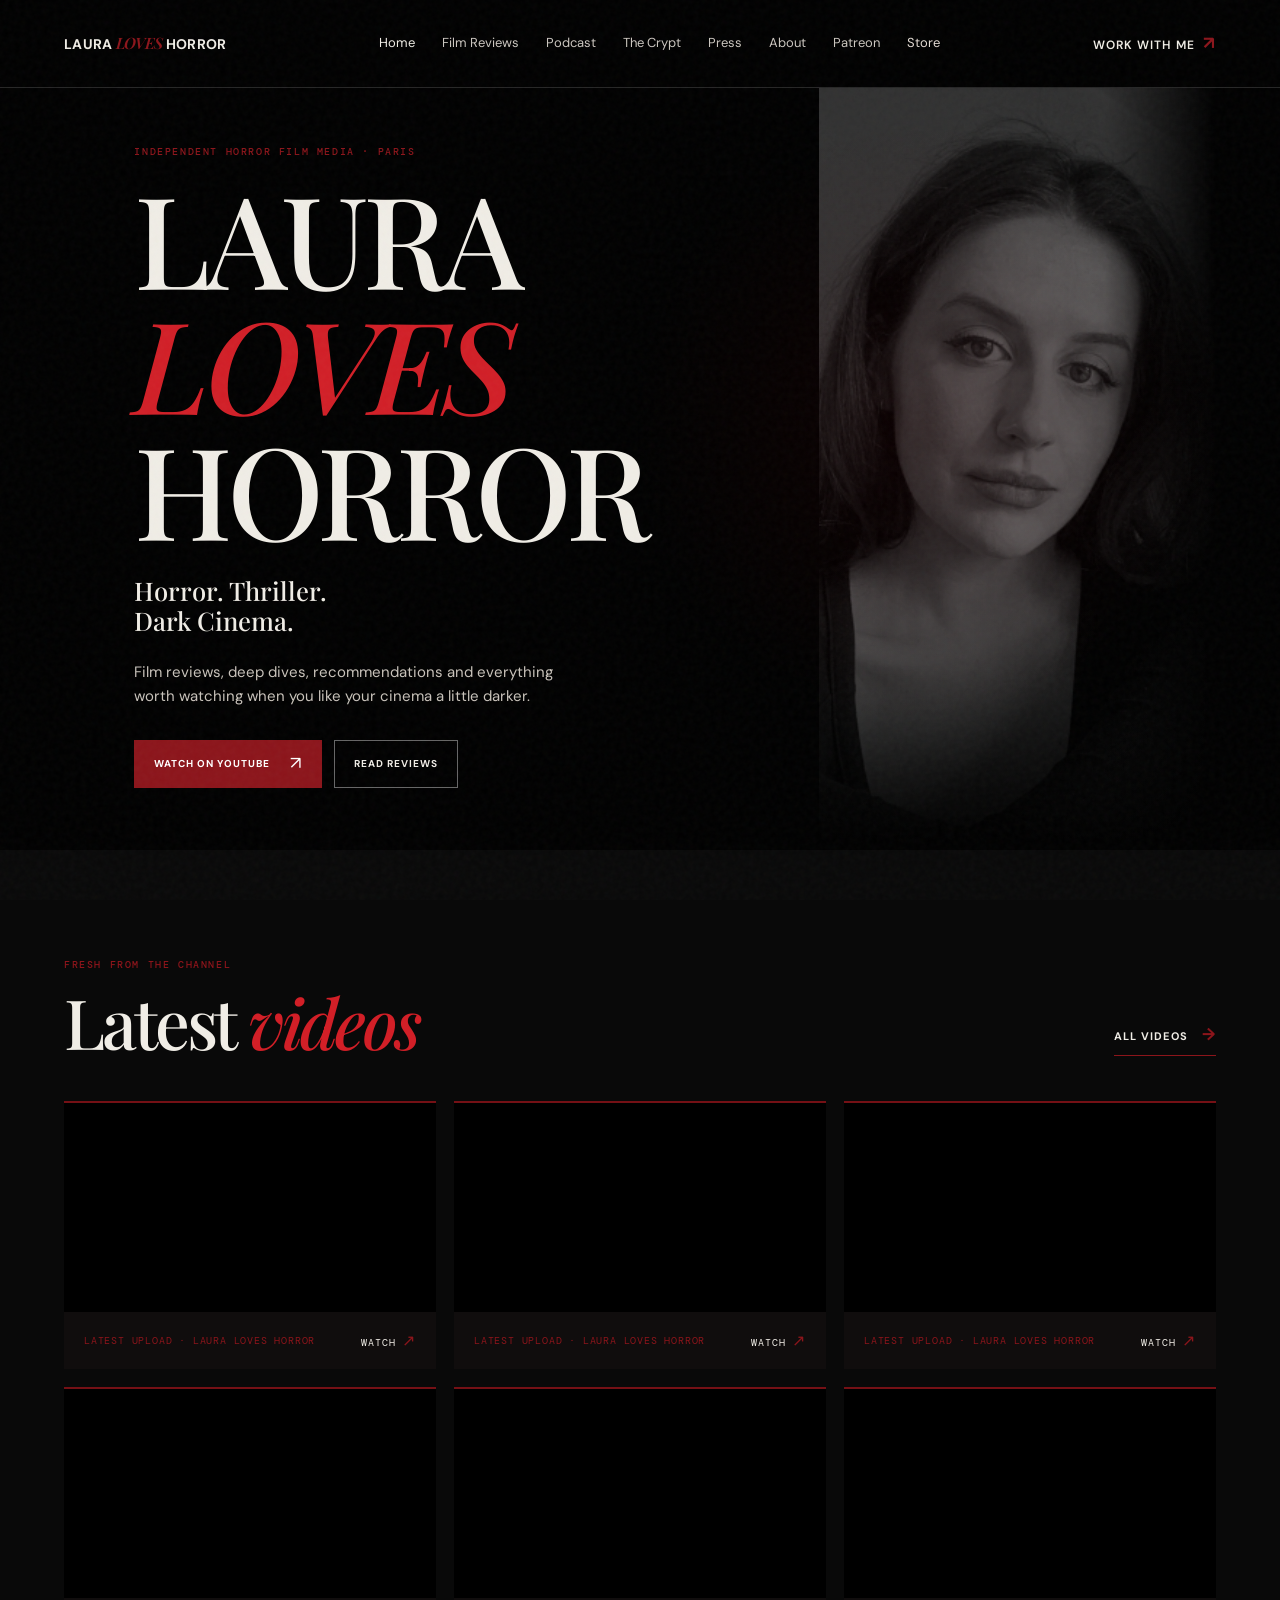
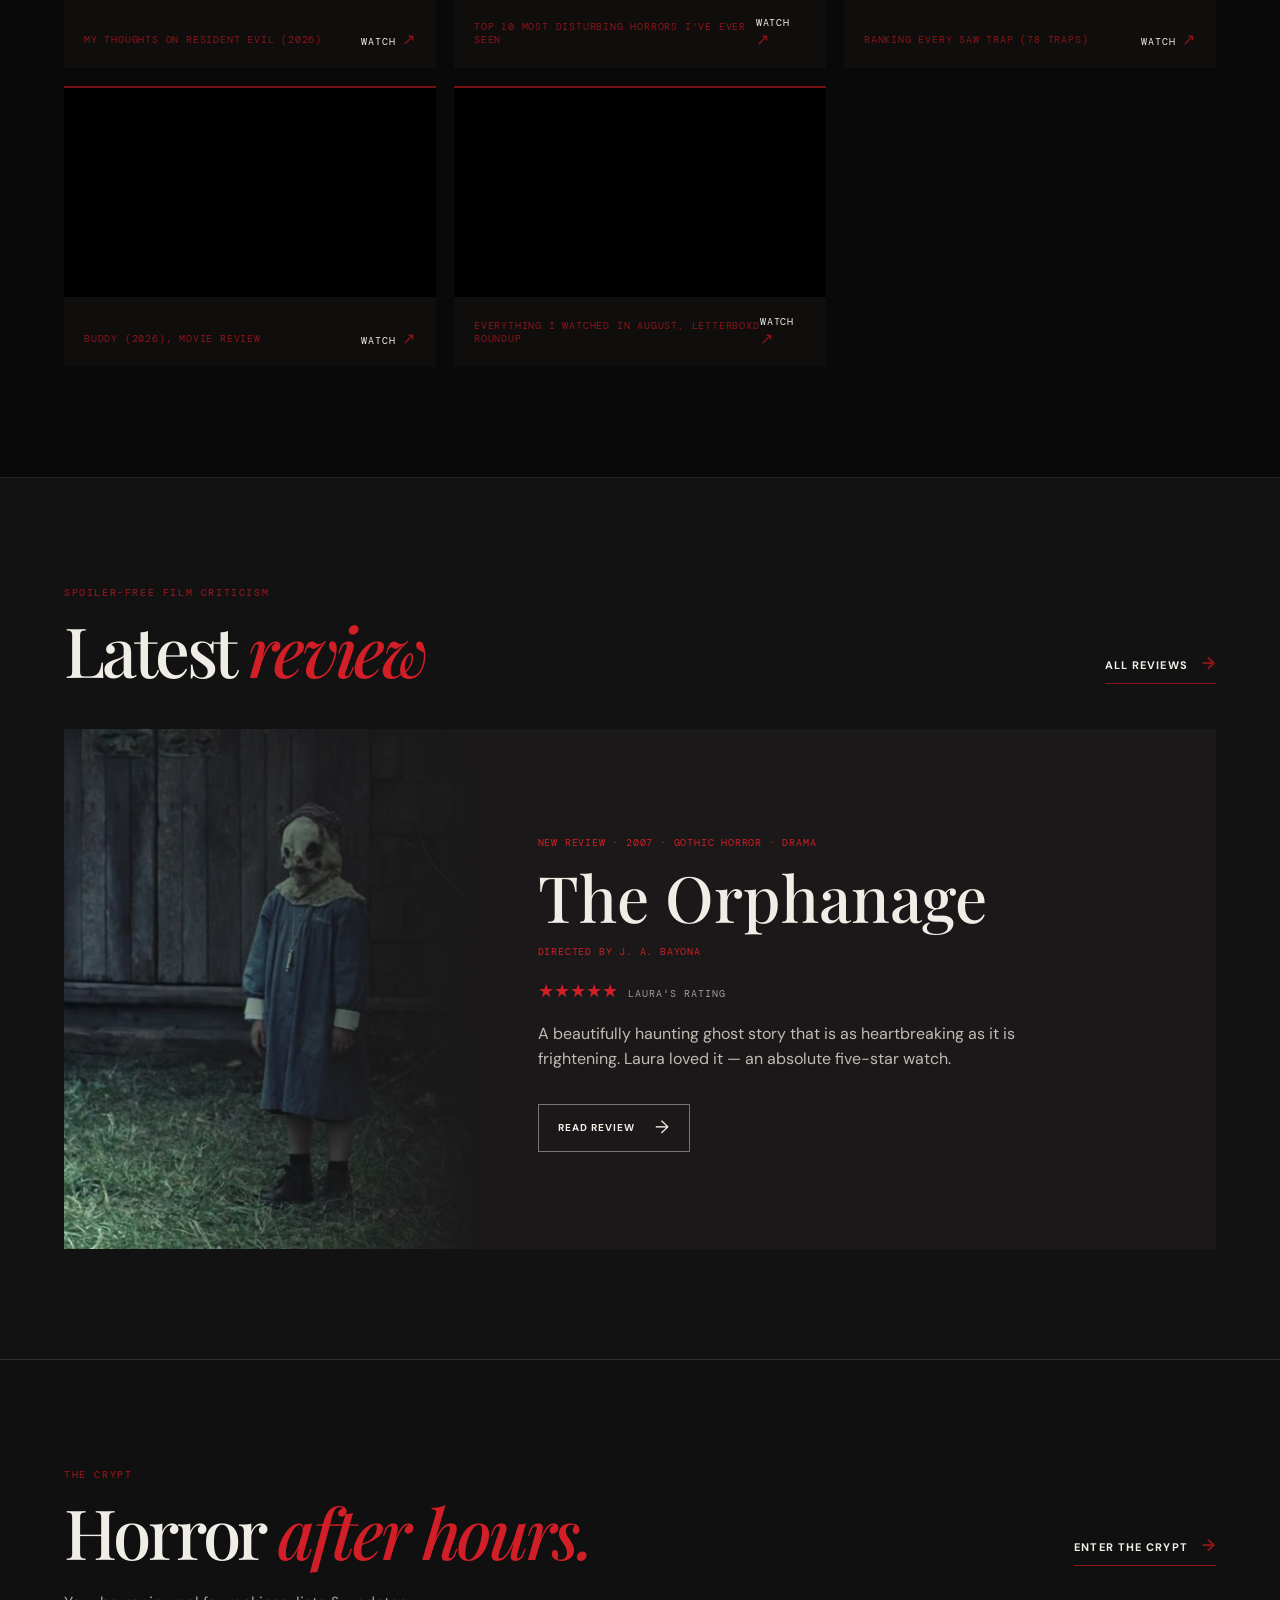
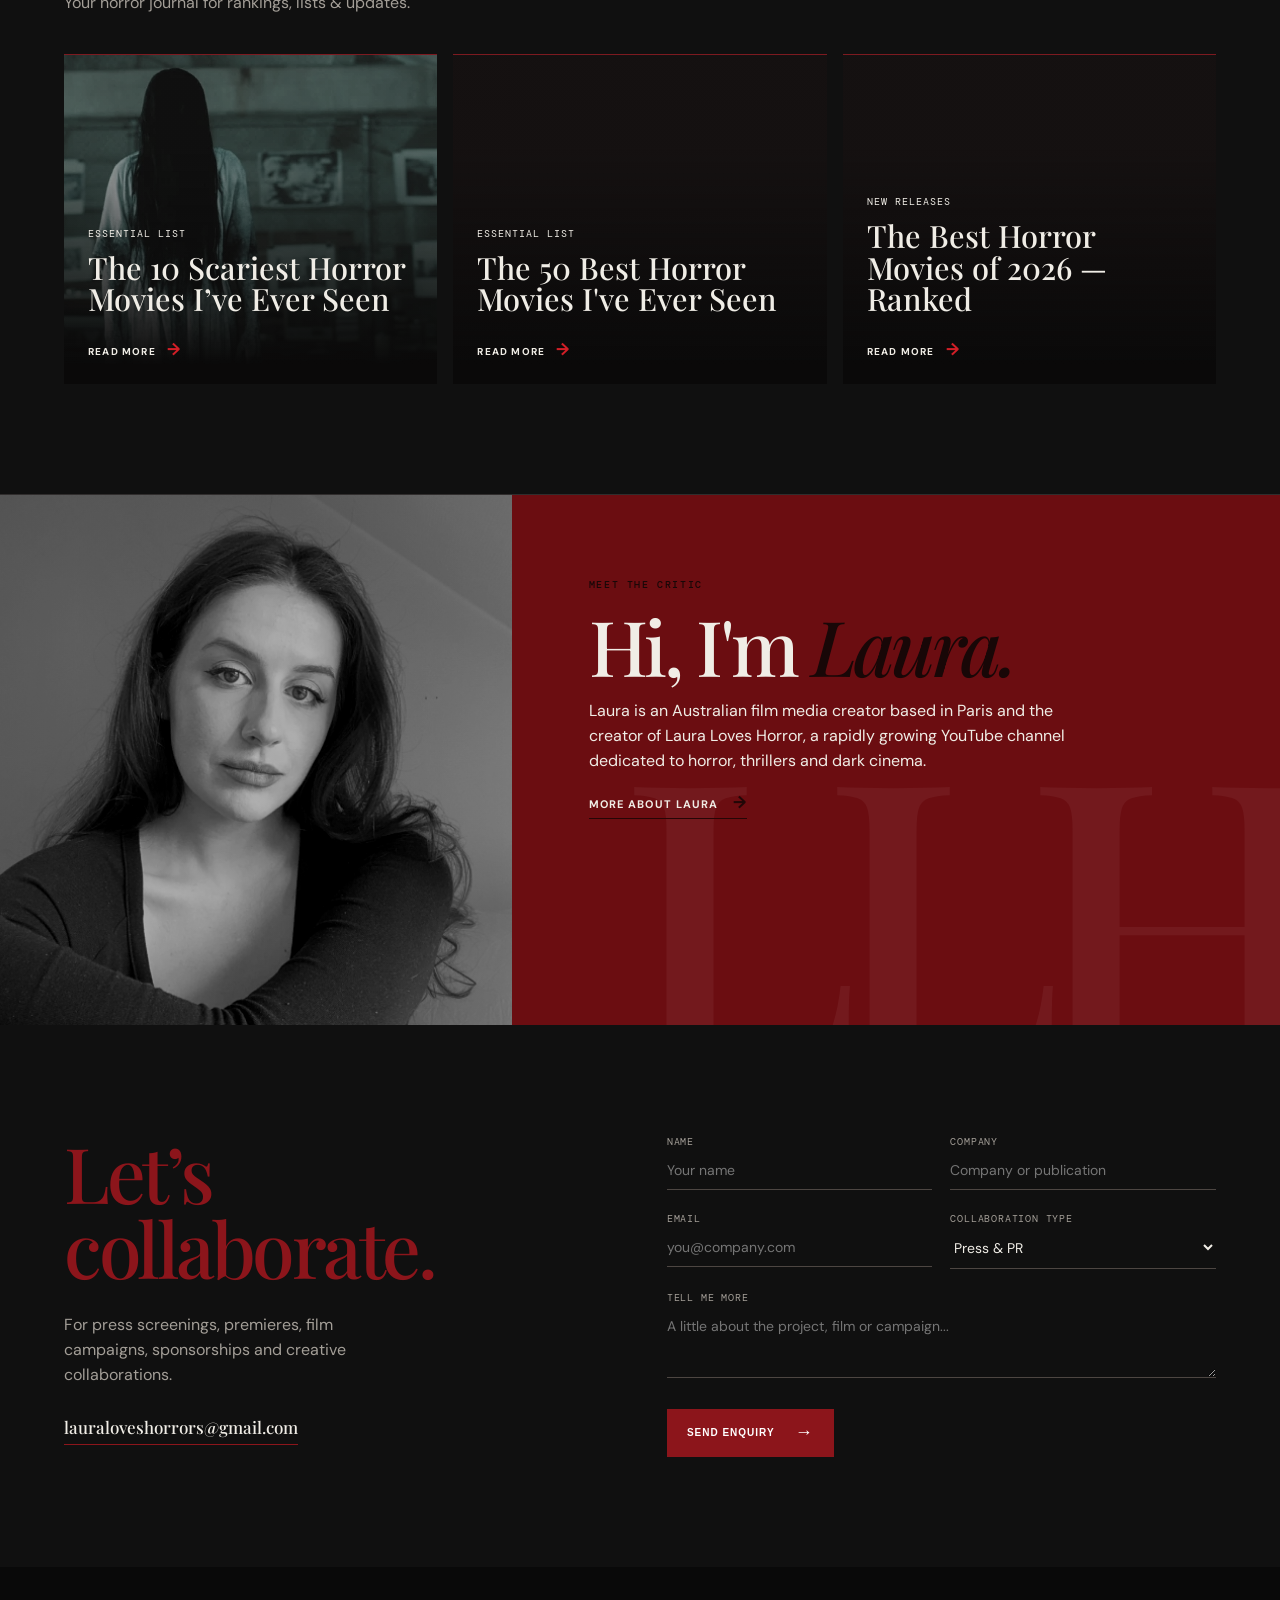
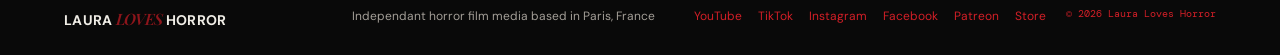
<file: index.html>
<!doctype html>
<html lang="en">
<head>
  <link rel="icon" type="image/svg+xml" href="favicon.svg" />
  <link rel="apple-touch-icon" href="favicon.svg" />
<!-- Google tag (gtag.js) -->
<script async src="https://www.googletagmanager.com/gtag/js?id=G-9XBMNHVZBS"></script>
<script>window.dataLayer=window.dataLayer||[];function gtag(){dataLayer.push(arguments)}gtag('js',new Date());gtag('config','G-9XBMNHVZBS');</script>
<meta charset="UTF-8" /><meta name="viewport" content="width=device-width, initial-scale=1.0" /><meta name="description" content="Laura Loves Horror — independent horror film media, reviews and dark cinema." /><meta name="theme-color" content="#090909" /><title>Laura Loves Horror | Horror Film Media</title><link rel="preconnect" href="https://fonts.googleapis.com" /><link rel="preconnect" href="https://fonts.gstatic.com" crossorigin /><link href="https://fonts.googleapis.com/css2?family=DM+Mono:wght@400;500&family=DM+Sans:opsz,wght@9..40,400;9..40,500;9..40,600;9..40,700&family=Playfair+Display:ital,wght@0,500;0,600;0,700;1,500&display=swap" rel="stylesheet" /><link rel="stylesheet" href="styles.css" /><link rel="stylesheet" href="extra.css" /><link rel="stylesheet" href="updates.css" /></head>
<body><div class="grain" aria-hidden="true"></div><header class="site-header"><a href="index.html" class="brand" aria-label="Laura Loves Horror home"><span class="brand-laura">LAURA</span> <span class="brand-loves">LOVES</span> HORROR<i></i></a><button class="menu-toggle" aria-label="Open menu" aria-expanded="false"><span></span><span></span></button><nav class="main-nav" aria-label="Main navigation"><a class="active" href="index.html">Home</a><a href="reviews.html">Reviews</a><a href="podcast.html">Podcast</a><a href="press.html">Press</a><a href="about.html">About</a><a class="shop-link" data-shop-link href="#">Shop ↗</a></nav><a class="header-contact" href="#contact">Work with me <b>↗</b></a></header>
<main><section id="home" class="hero section-anchor"><div class="hero-image"></div><div class="hero-portrait" aria-hidden="true"></div><div class="hero-shade"></div><div class="hero-content"><p class="eyebrow">Independent horror film media · Paris</p><h1>LAURA<br /><em>LOVES</em> HORROR</h1><p class="hero-tagline">Horror. Thriller.<br />Dark Cinema.</p><p class="hero-copy">Film reviews, deep dives, recommendations and everything worth watching when you like your cinema a little darker.</p><div class="button-row"><a class="button button-primary" href="https://www.youtube.com/@lauraloveshorrors" target="_blank" rel="noreferrer">Watch on YouTube <span>↗</span></a><a class="button button-ghost" href="reviews.html">Read reviews</a></div></div><aside class="hero-side-note"><span>01 / 06</span><b>For people<br />who watch after dark.</b></aside><a class="scroll-cue" href="#latest">Scroll to explore <span>↓</span></a></section>
<section id="latest" class="latest section-shell section-anchor"><div class="section-top"><div><p class="eyebrow">Fresh from the channel</p><h2>Latest <em>videos</em></h2></div><a class="text-link" href="https://www.youtube.com/@lauraloveshorrors" target="_blank" rel="noreferrer">All videos <span>→</span></a></div><div id="video-grid" class="video-grid"></div></section>
<section class="reviews-panel"><div class="section-shell"><div class="section-top reviews-heading"><div><p class="eyebrow">Spoiler-free film criticism</p><h2>Latest <em>review</em></h2></div><a class="text-link" href="reviews.html">All reviews <span>→</span></a></div><div id="feature-review" class="feature-review"></div></div></section>
<section class="crypt-preview"><div class="section-shell"><div class="section-top"><div><p class="eyebrow">The Crypt</p><h2>Horror <em>after hours.</em></h2></div><a class="text-link" href="the-crypt.html">Enter the Crypt <span>→</span></a></div><p class="crypt-intro">Your horror journal for rankings, lists &amp; updates.</p><div id="crypt-preview-grid" class="crypt-grid"></div></div></section>
<section class="about-banner"><div class="about-image"></div><div class="about-copy"><p class="eyebrow">Meet the critic</p><h2>Hi, I'm <em>Laura.</em></h2><p data-edit="about-bio">Laura is an Australian film media creator based in Paris and the creator of Laura Loves Horror, a rapidly growing YouTube channel dedicated to horror, thrillers and dark cinema.</p><a class="text-link" href="about.html">More about Laura <span>→</span></a></div><div class="big-word">LLH</div></section>
<section id="contact" class="contact-section section-anchor"><div class="section-shell contact-layout"><div><h2 class="collaborate">Let’s<br />collaborate.</h2><p data-edit="contact-copy">For press screenings, premieres, film campaigns, sponsorships and creative collaborations.</p><a class="email" href="mailto:lauraloveshorrors@gmail.com">lauraloveshorrors@gmail.com</a></div><form class="contact-form" name="contact" method="POST" data-netlify="true" netlify-honeypot="bot-field" action="/thank-you.html"><input type="hidden" name="form-name" value="contact"/><p hidden><label>Do not fill this out: <input name="bot-field"/></label></p><label>Name<input name="name" required placeholder="Your name" /></label><label>Company<input name="company" placeholder="Company or publication" /></label><label>Email<input name="email" type="email" required placeholder="you@company.com" /></label><label>Collaboration type<select name="collaboration-type"><option>Press &amp; PR</option><option>Brand partnership</option><option>Event invitation</option><option>Other</option></select></label><label class="full">Tell me more<textarea name="message" required placeholder="A little about the project, film or campaign..."></textarea></label><button class="button button-primary" type="submit">Send enquiry <span>→</span></button></form></div></section></main>
<footer><a class="brand" href="index.html"><span class="brand-laura">LAURA</span> <span class="brand-loves">LOVES</span> HORROR<i></i></a><p>Independent horror film media from Paris.</p><div class="socials"><a href="https://www.youtube.com/@lauraloveshorrors" target="_blank" rel="noreferrer">YouTube</a><a href="https://www.tiktok.com/@lauraloveshorror" target="_blank" rel="noreferrer">TikTok</a><a href="https://www.instagram.com/lauraloveshorrors/" target="_blank" rel="noreferrer">Instagram</a><a href="https://www.facebook.com/profile.php?id=100066728311100" target="_blank" rel="noreferrer">Facebook</a><a href="https://www.patreon.com/cw/LauraLovesHorror" target="_blank" rel="noreferrer">Patreon</a><a data-shop-link href="#">Shop</a></div><small>© 2026 Laura Loves Horror</small></footer><script type="module" src="app.js"></script></body></html>
</file>
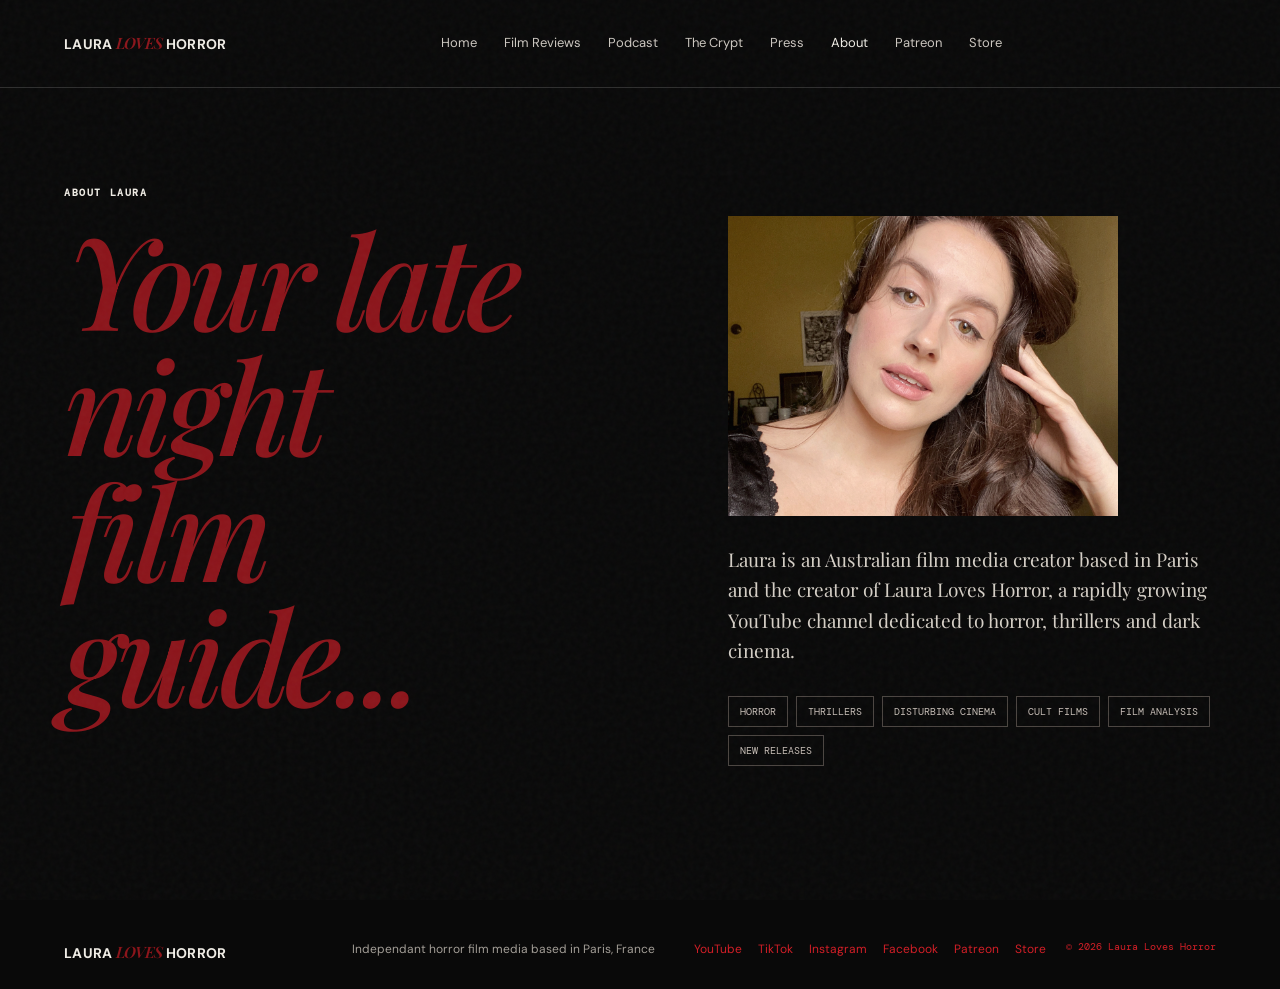
<file: about.html>
<!doctype html>
<html lang="en">
<head>
  <link rel="icon" type="image/svg+xml" href="favicon.svg" />
  <link rel="apple-touch-icon" href="favicon.svg" />
<!-- Google tag (gtag.js) -->
<script async src="https://www.googletagmanager.com/gtag/js?id=G-9XBMNHVZBS">
</script>
<script>window.dataLayer=window.dataLayer||[];function gtag(){dataLayer.push(arguments)}gtag('js',new Date());gtag('config','G-9XBMNHVZBS');</script>
<meta charset="UTF-8"/>
<meta name="viewport" content="width=device-width,initial-scale=1.0"/>
<meta name="theme-color" content="#090909"/>
<title>About Laura | Laura Loves Horror</title>
<link rel="preconnect" href="https://fonts.googleapis.com"/>
<link rel="preconnect" href="https://fonts.gstatic.com" crossorigin/>
<link href="https://fonts.googleapis.com/css2?family=DM+Mono:wght@400;500&family=DM+Sans:opsz,wght@9..40,400;9..40,500;9..40,600;9..40,700&family=Playfair+Display:ital,wght@0,500;0,600;0,700;1,500&display=swap" rel="stylesheet"/>
<link rel="stylesheet" href="styles.css"/>
<link rel="stylesheet" href="extra.css"/>
<link rel="stylesheet" href="updates.css"/>
</head>
<body>
<div class="grain">
</div>
<header class="site-header page-header">
<a href="index.html" class="brand">
<span class="brand-laura">LAURA</span> <span class="brand-loves">LOVES</span> HORROR<i>
</i>
</a>
<button class="menu-toggle" aria-label="Open menu" aria-expanded="false">
<span>
</span>
<span>
</span>
</button>
<nav class="main-nav">
<a href="index.html">Home</a>
<a href="reviews.html">Reviews</a>
<a href="podcast.html">Podcast</a>
<a href="the-crypt.html">The Crypt</a>
<a href="press.html">Press</a>
<a class="active" href="about.html">About</a>
<a data-shop-link href="#">Shop ↗</a>
</nav>
</header>
<main class="page-main">
<section class="about-page section-shell">
<p class="eyebrow about-label">About Laura</p>
<div class="about-page-grid">
<h1 class="about-headline">
<em>Your late night<br/>film guide...</em>
</h1>
<div>
<img class="about-bio-portrait" src="laura-about-portrait.jpg" alt="Portrait of Laura"/>
<p data-edit="about-bio">Laura is an Australian film media creator based in Paris and the creator of Laura Loves Horror, a rapidly growing YouTube channel dedicated to horror, thrillers and dark cinema.</p>
<div class="topic-list">
<span>Horror</span>
<span>Thrillers</span>
<span>Disturbing cinema</span>
<span>Cult films</span>
<span>Film analysis</span>
<span>New releases</span>
</div>
</div>
</div>
</section>
</main>
<footer>
<a class="brand" href="index.html">
<span class="brand-laura">LAURA</span> <span class="brand-loves">LOVES</span> HORROR<i>
</i>
</a>
<p>Independent horror film media from Paris.</p>
<div class="socials">
<a href="https://www.instagram.com/lauraloveshorrors/" target="_blank" rel="noreferrer">Instagram</a>
<a href="https://www.tiktok.com/@lauraloveshorror" target="_blank" rel="noreferrer">TikTok</a>
<a href="https://www.patreon.com/cw/LauraLovesHorror" target="_blank" rel="noreferrer">Patreon</a>
</div>
<small>© 2026 Laura Loves Horror</small>
</footer>
<script type="module" src="app.js">
</script>
</body>
</html>
</file>
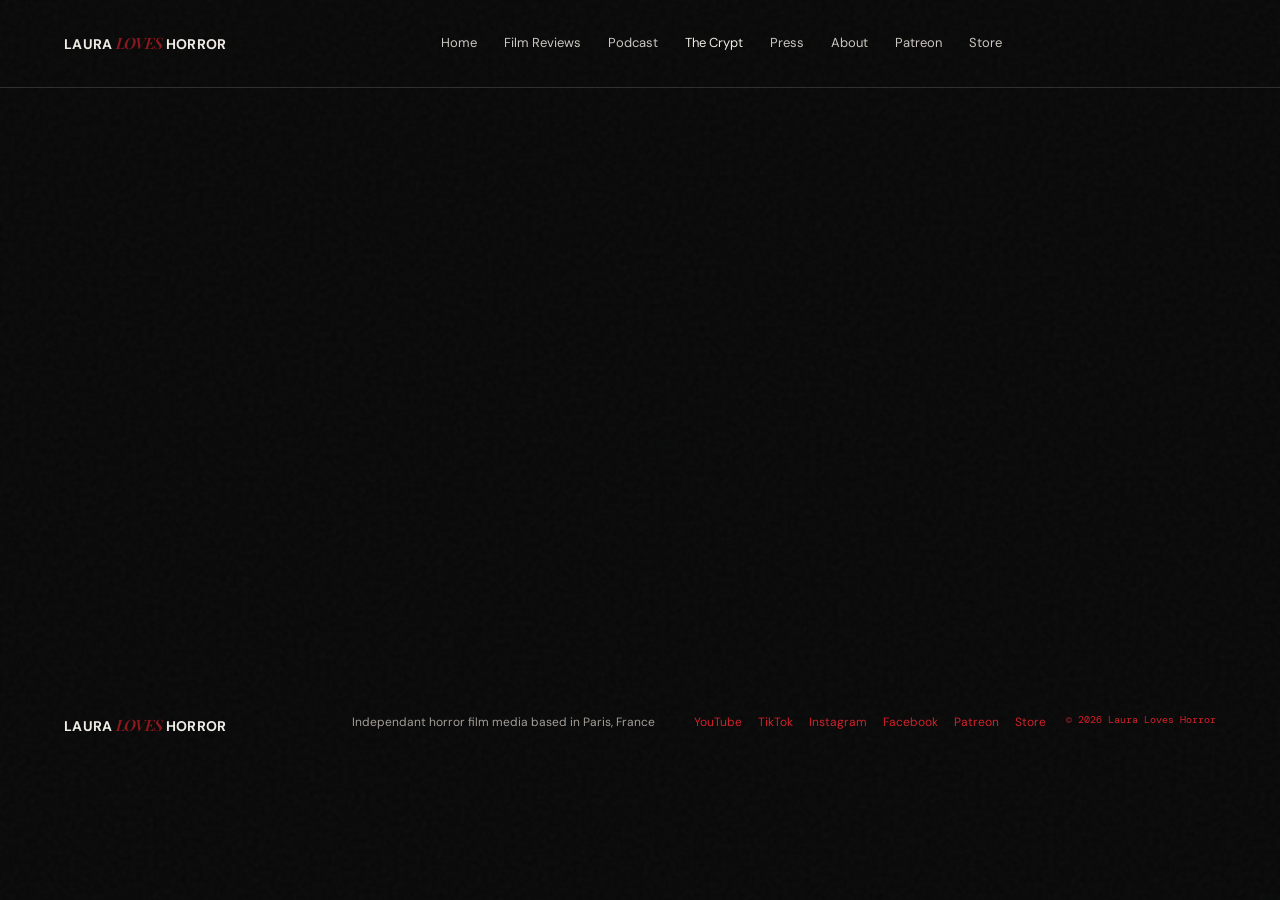
<file: crypt-post.html>
<!doctype html>
<html lang="en">
<head>
  <link rel="icon" type="image/svg+xml" href="favicon.svg" />
  <link rel="apple-touch-icon" href="favicon.svg" />
  <!-- Google tag (gtag.js) -->
  <script async src="https://www.googletagmanager.com/gtag/js?id=G-9XBMNHVZBS"></script>
  <script>window.dataLayer=window.dataLayer||[];function gtag(){dataLayer.push(arguments)}gtag('js',new Date());gtag('config','G-9XBMNHVZBS');</script>
  <meta charset="UTF-8"/>
  <meta name="viewport" content="width=device-width,initial-scale=1.0"/>
  <meta name="theme-color" content="#090909"/>
  <title>The Crypt | Laura Loves Horror</title>
  <link rel="preconnect" href="https://fonts.googleapis.com"/>
  <link rel="preconnect" href="https://fonts.gstatic.com" crossorigin/>
  <link href="https://fonts.googleapis.com/css2?family=DM+Mono:wght@400;500&family=DM+Sans:opsz,wght@9..40,400;9..40,500;9..40,600;9..40,700&family=Playfair+Display:ital,wght@0,500;0,600;0,700;1,500&display=swap" rel="stylesheet"/>
  <link rel="stylesheet" href="styles.css"/>
  <link rel="stylesheet" href="extra.css"/>
  <link rel="stylesheet" href="updates.css"/>
</head>
<body>
  <div class="grain"></div>
  <header class="site-header page-header">
    <a href="index.html" class="brand"><span class="brand-laura">LAURA</span> <span class="brand-loves">LOVES</span> HORROR<i></i></a>
    <button class="menu-toggle" aria-label="Open menu" aria-expanded="false"><span></span><span></span></button>
    <nav class="main-nav">
      <a href="index.html">Home</a><a href="reviews.html">Reviews</a><a href="podcast.html">Podcast</a><a class="active" href="the-crypt.html">The Crypt</a><a href="press.html">Press</a><a href="about.html">About</a><a data-shop-link href="#">Shop</a>
    </nav>
  </header>
  <main class="page-main"><article id="crypt-article-page" class="crypt-article-page section-shell"></article></main>
  <footer><a class="brand" href="index.html"><span class="brand-laura">LAURA</span> <span class="brand-loves">LOVES</span> HORROR<i></i></a><p>Independent horror film media from Paris.</p><div class="socials"></div><small>© 2026 Laura Loves Horror</small></footer>
  <script type="module" src="app.js"></script>
</body>
</html>
</file>
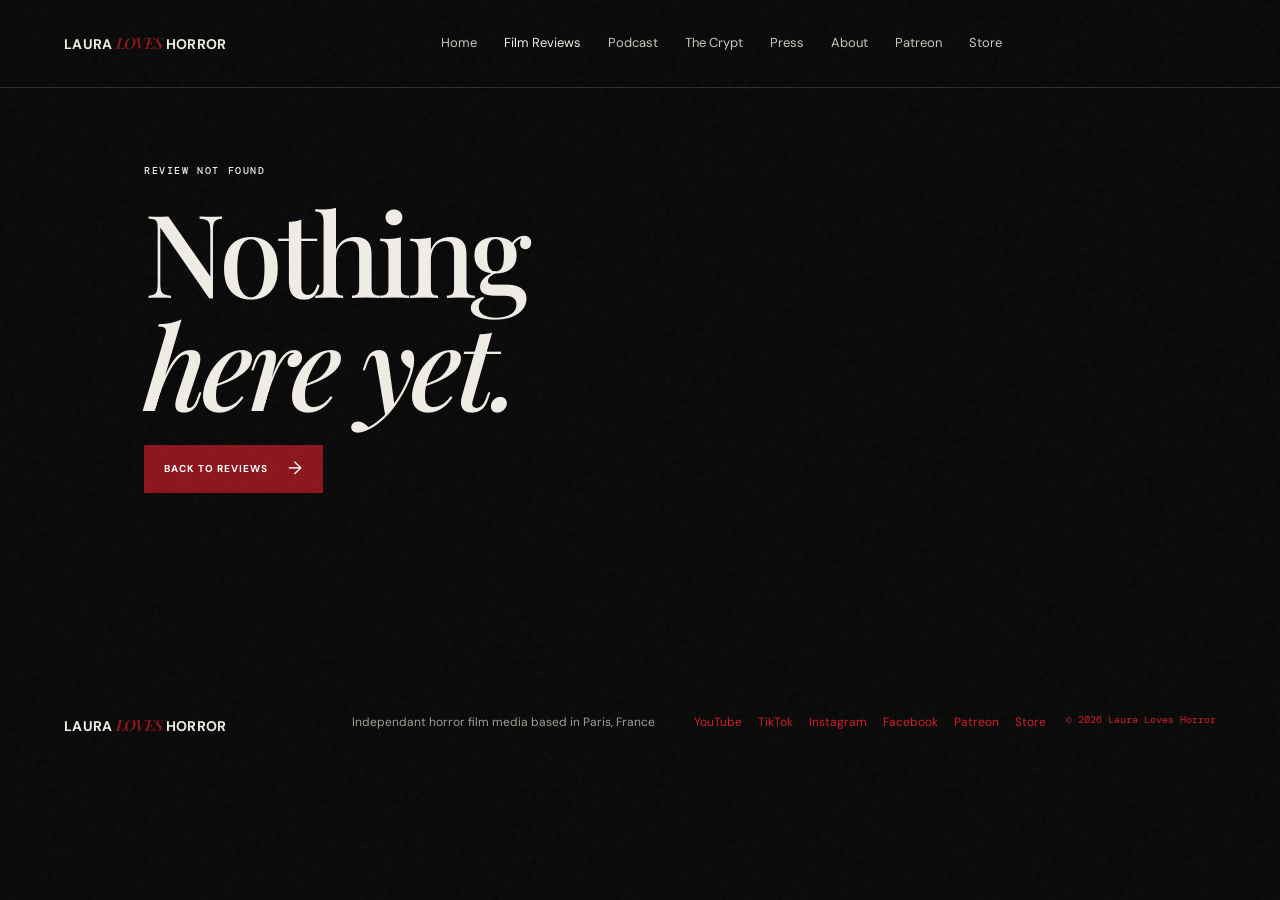
<file: film-review.html>
<!doctype html><html lang="en"><head>
  <link rel="icon" type="image/svg+xml" href="favicon.svg" />
  <link rel="apple-touch-icon" href="favicon.svg" />
<!-- Google tag (gtag.js) -->
<script async src="https://www.googletagmanager.com/gtag/js?id=G-9XBMNHVZBS"></script>
<script>window.dataLayer=window.dataLayer||[];function gtag(){dataLayer.push(arguments)}gtag('js',new Date());gtag('config','G-9XBMNHVZBS');</script>
<meta charset="UTF-8"/><meta name="viewport" content="width=device-width,initial-scale=1.0"/><meta name="theme-color" content="#090909"/><title>Film Review | Laura Loves Horror</title><link rel="preconnect" href="https://fonts.googleapis.com"/><link rel="preconnect" href="https://fonts.gstatic.com" crossorigin/><link href="https://fonts.googleapis.com/css2?family=DM+Mono:wght@400;500&family=DM+Sans:opsz,wght@9..40,400;9..40,500;9..40,600;9..40,700&family=Playfair+Display:ital,wght@0,500;0,600;0,700;1,500&display=swap" rel="stylesheet"/><link rel="stylesheet" href="styles.css"/><link rel="stylesheet" href="extra.css"/><link rel="stylesheet" href="updates.css"/></head><body><div class="grain"></div><header class="site-header page-header"><a href="index.html" class="brand"><span class="brand-laura">LAURA</span> <span class="brand-loves">LOVES</span> HORROR<i></i></a><button class="menu-toggle" aria-label="Open menu" aria-expanded="false"><span></span><span></span></button><nav class="main-nav"><a href="index.html">Home</a><a class="active" href="reviews.html">Reviews</a><a href="podcast.html">Podcast</a><a href="the-crypt.html">The Crypt</a><a href="press.html">Press</a><a href="about.html">About</a><a data-shop-link href="#">Shop ↗</a></nav></header><main class="page-main"><article id="dynamic-review" class="review-detail section-shell"></article></main><footer><a class="brand" href="index.html"><span class="brand-laura">LAURA</span> <span class="brand-loves">LOVES</span> HORROR<i></i></a><p>Independent horror film media from Paris.</p><div class="socials"></div><small>© 2026 Laura Loves Horror</small></footer><script type="module" src="app.js"></script></body></html>
</file>
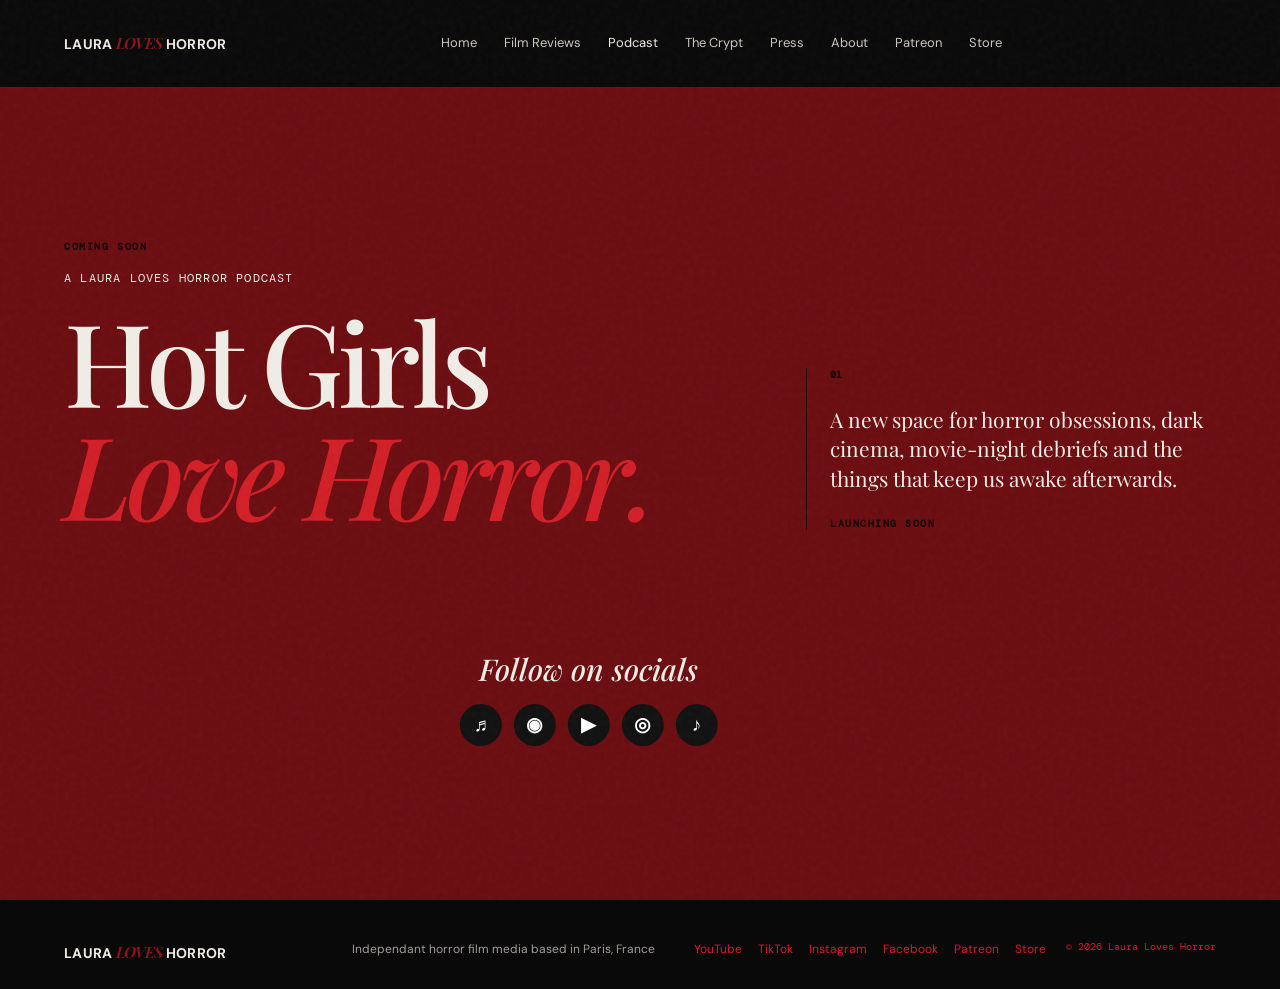
<file: podcast.html>
<!doctype html><html lang="en"><head>
  <link rel="icon" type="image/svg+xml" href="favicon.svg" />
  <link rel="apple-touch-icon" href="favicon.svg" />
<!-- Google tag (gtag.js) -->
<script async src="https://www.googletagmanager.com/gtag/js?id=G-9XBMNHVZBS"></script>
<script>window.dataLayer=window.dataLayer||[];function gtag(){dataLayer.push(arguments)}gtag('js',new Date());gtag('config','G-9XBMNHVZBS');</script>
<meta charset="UTF-8"/><meta name="viewport" content="width=device-width,initial-scale=1.0"/><meta name="theme-color" content="#090909"/><title>Podcast | Laura Loves Horror</title><link rel="preconnect" href="https://fonts.googleapis.com"/><link rel="preconnect" href="https://fonts.gstatic.com" crossorigin/><link href="https://fonts.googleapis.com/css2?family=DM+Mono:wght@400;500&family=DM+Sans:opsz,wght@9..40,400;9..40,500;9..40,600;9..40,700&family=Playfair+Display:ital,wght@0,500;0,600;0,700;1,500&display=swap" rel="stylesheet"/><link rel="stylesheet" href="styles.css"/><link rel="stylesheet" href="extra.css"/><link rel="stylesheet" href="updates.css"/></head><body><div class="grain"></div><header class="site-header page-header"><a href="index.html" class="brand"><span class="brand-laura">LAURA</span> <span class="brand-loves">LOVES</span> HORROR<i></i></a><button class="menu-toggle" aria-label="Open menu" aria-expanded="false"><span></span><span></span></button><nav class="main-nav"><a href="index.html">Home</a><a href="reviews.html">Reviews</a><a class="active" href="podcast.html">Podcast</a><a href="the-crypt.html">The Crypt</a><a href="press.html">Press</a><a href="about.html">About</a><a data-shop-link href="#">Shop ↗</a></nav></header><main class="page-main"><section class="podcast-section podcast-page"><div class="section-shell podcast-layout"><div><p class="eyebrow" data-edit="podcast-label">Coming soon</p><p class="podcast-kicker" data-edit="podcast-kicker">A Laura Loves Horror podcast</p><h1><span data-edit="podcast-title-one">Hot Girls</span><br/><em data-edit="podcast-title-two">Love Horror.</em></h1></div><div class="podcast-note"><span>01</span><p data-edit="podcast-description">A new space for horror obsessions, dark cinema, movie-night debriefs and the things that keep us awake afterwards.</p><span class="coming-soon" data-edit="podcast-status">Launching soon</span></div><div class="podcast-social-follow"><p>Follow on socials</p><div class="podcast-social-icons" aria-label="Hot Girls Love Horror podcast socials"><span class="podcast-social-icon" aria-label="Spotify coming soon">♬</span><span class="podcast-social-icon" aria-label="Podcast coming soon">◉</span><span class="podcast-social-icon" aria-label="YouTube coming soon">▶</span><a class="podcast-social-icon" href="https://www.instagram.com/hotgirlslovehorrorpod/" target="_blank" rel="noreferrer" aria-label="Follow Hot Girls Love Horror on Instagram">◎</a><span class="podcast-social-icon" aria-label="TikTok coming soon">♪</span></div></div></div></section></main><footer><a class="brand" href="index.html"><span class="brand-laura">LAURA</span> <span class="brand-loves">LOVES</span> HORROR<i></i></a><p>Independent horror film media from Paris.</p><div class="socials"><a href="https://www.instagram.com/lauraloveshorrors/" target="_blank" rel="noreferrer">Instagram</a><a href="https://www.tiktok.com/@lauraloveshorror" target="_blank" rel="noreferrer">TikTok</a><a href="https://www.patreon.com/cw/LauraLovesHorror" target="_blank" rel="noreferrer">Patreon</a></div><small>© 2026 Laura Loves Horror</small></footer><script type="module" src="app.js"></script></body></html>
</file>
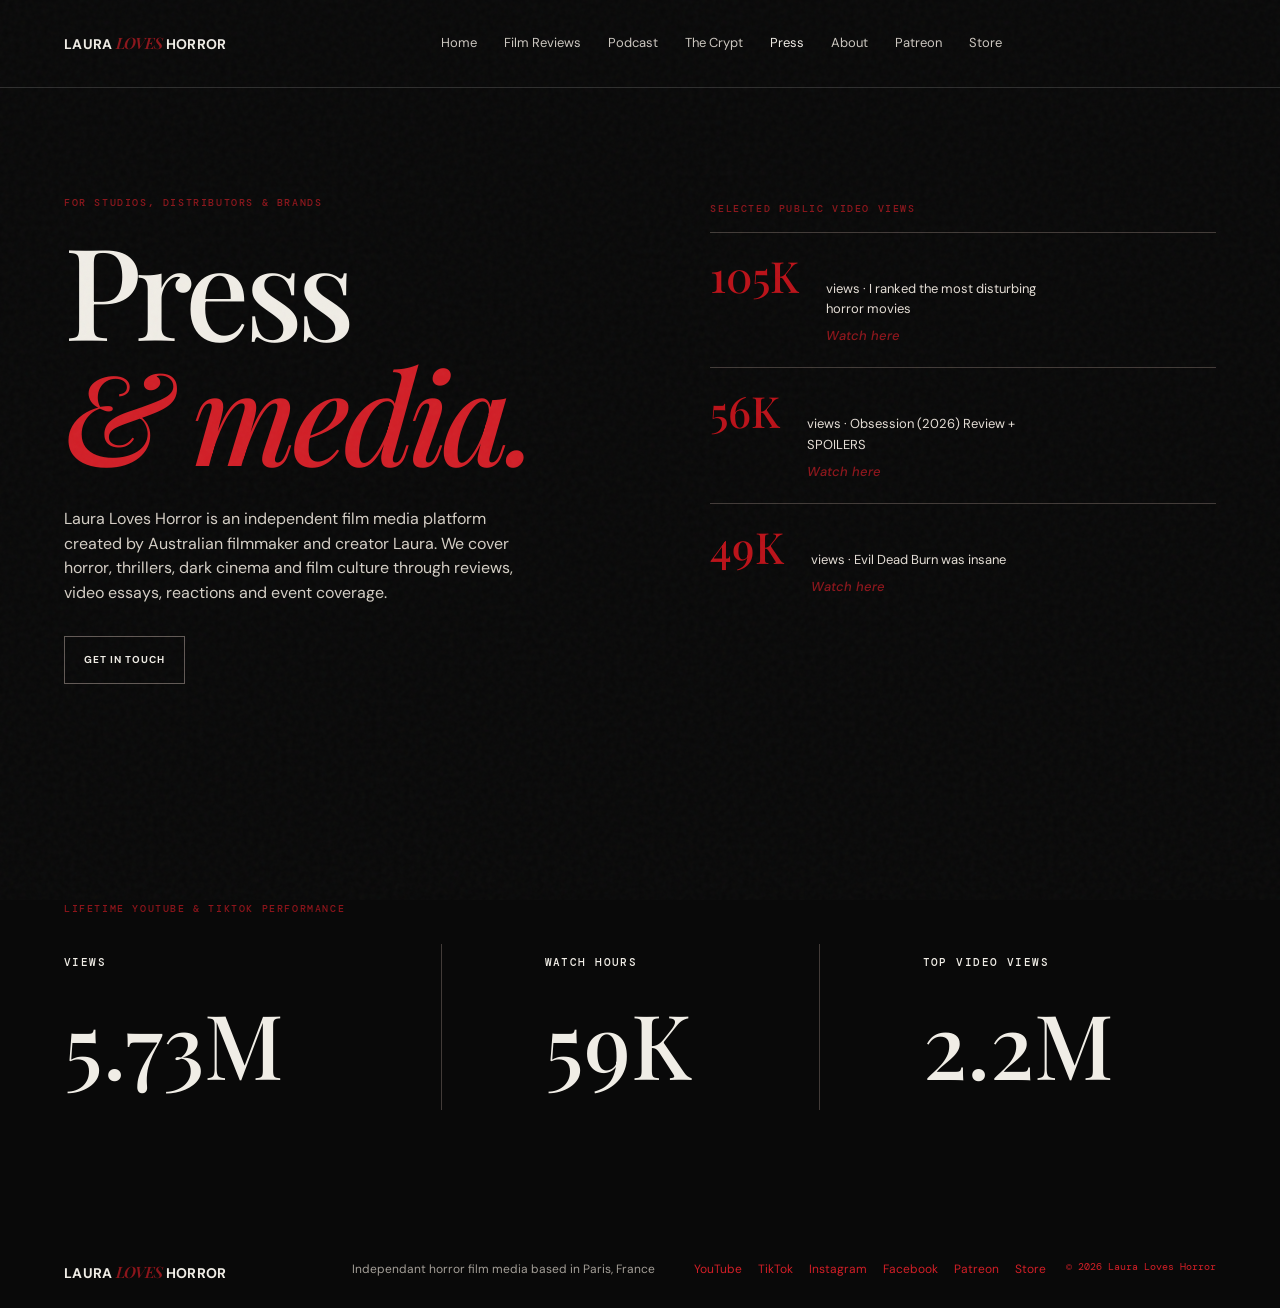
<file: press.html>
<!doctype html><html lang="en"><head>
  <link rel="icon" type="image/svg+xml" href="favicon.svg" />
  <link rel="apple-touch-icon" href="favicon.svg" />
<!-- Google tag (gtag.js) -->
<script async src="https://www.googletagmanager.com/gtag/js?id=G-9XBMNHVZBS"></script>
<script>window.dataLayer=window.dataLayer||[];function gtag(){dataLayer.push(arguments)}gtag('js',new Date());gtag('config','G-9XBMNHVZBS');</script>
<meta charset="UTF-8"/><meta name="viewport" content="width=device-width,initial-scale=1.0"/><meta name="theme-color" content="#090909"/><title>Press | Laura Loves Horror</title><link rel="preconnect" href="https://fonts.googleapis.com"/><link rel="preconnect" href="https://fonts.gstatic.com" crossorigin/><link href="https://fonts.googleapis.com/css2?family=DM+Mono:wght@400;500&family=DM+Sans:opsz,wght@9..40,400;9..40,600;9..40,700&family=Playfair+Display:ital,wght@0,500;0,600;0,700;1,500&display=swap" rel="stylesheet"/><link rel="stylesheet" href="styles.css"/><link rel="stylesheet" href="extra.css"/><link rel="stylesheet" href="updates.css"/></head><body><div class="grain"></div><header class="site-header page-header"><a href="index.html" class="brand"><span class="brand-laura">LAURA</span> <span class="brand-loves">LOVES</span> HORROR<i></i></a><button class="menu-toggle" aria-label="Open menu" aria-expanded="false"><span></span><span></span></button><nav class="main-nav"><a href="index.html">Home</a><a href="reviews.html">Reviews</a><a href="podcast.html">Podcast</a><a href="the-crypt.html">The Crypt</a><a class="active" href="press.html">Press</a><a href="about.html">About</a><a data-shop-link href="#">Shop</a></nav></header><main class="page-main"><section class="press-section"><div class="section-shell press-layout"><div><p class="eyebrow">For studios, distributors &amp; brands</p><h1>Press<br/><em>&amp; media.</em></h1><p class="press-copy" data-edit="press-copy">Laura Loves Horror is an independent film media platform created by Australian filmmaker and creator Laura. We cover horror, thrillers, dark cinema and film culture through reviews, video essays, reactions and event coverage.</p><a class="button button-outline" href="mailto:lauraloveshorrors@gmail.com">Get in touch</a></div><div class="performance"><p class="eyebrow">Selected public video views</p><div><b>105K</b><span>views · I ranked the most disturbing horror movies<br/><a class="watch-here" href="https://www.youtube.com/watch?v=7_IgbLMcmic&t=2493s" target="_blank" rel="noreferrer">Watch here</a></span></div><div><b>56K</b><span>views · Obsession (2026) Review + SPOILERS<br/><a class="watch-here" href="https://www.youtube.com/watch?v=Qw7TBtD3gGQ&t=1787s" target="_blank" rel="noreferrer">Watch here</a></span></div><div><b>49K</b><span>views · Evil Dead Burn was insane<br/><a class="watch-here" href="https://www.youtube.com/watch?v=NbIny7Vej34&t=15s" target="_blank" rel="noreferrer">Watch here</a></span></div></div></div></section><section class="lifetime-metrics"><div class="section-shell"><p class="eyebrow">Lifetime YouTube &amp; TikTok performance</p><div class="lifetime-grid"><div><span>Views</span><strong>5.73M</strong></div><div><span>Watch hours</span><strong>59K</strong></div><div><span>Top video views</span><strong>2.2M</strong></div></div></div></section></main><footer><a class="brand" href="index.html"><span class="brand-laura">LAURA</span> <span class="brand-loves">LOVES</span> HORROR<i></i></a><p>Independent horror film media from Paris.</p><div class="socials"></div><small>© 2026 Laura Loves Horror</small></footer><script type="module" src="app.js"></script></body></html>
</file>
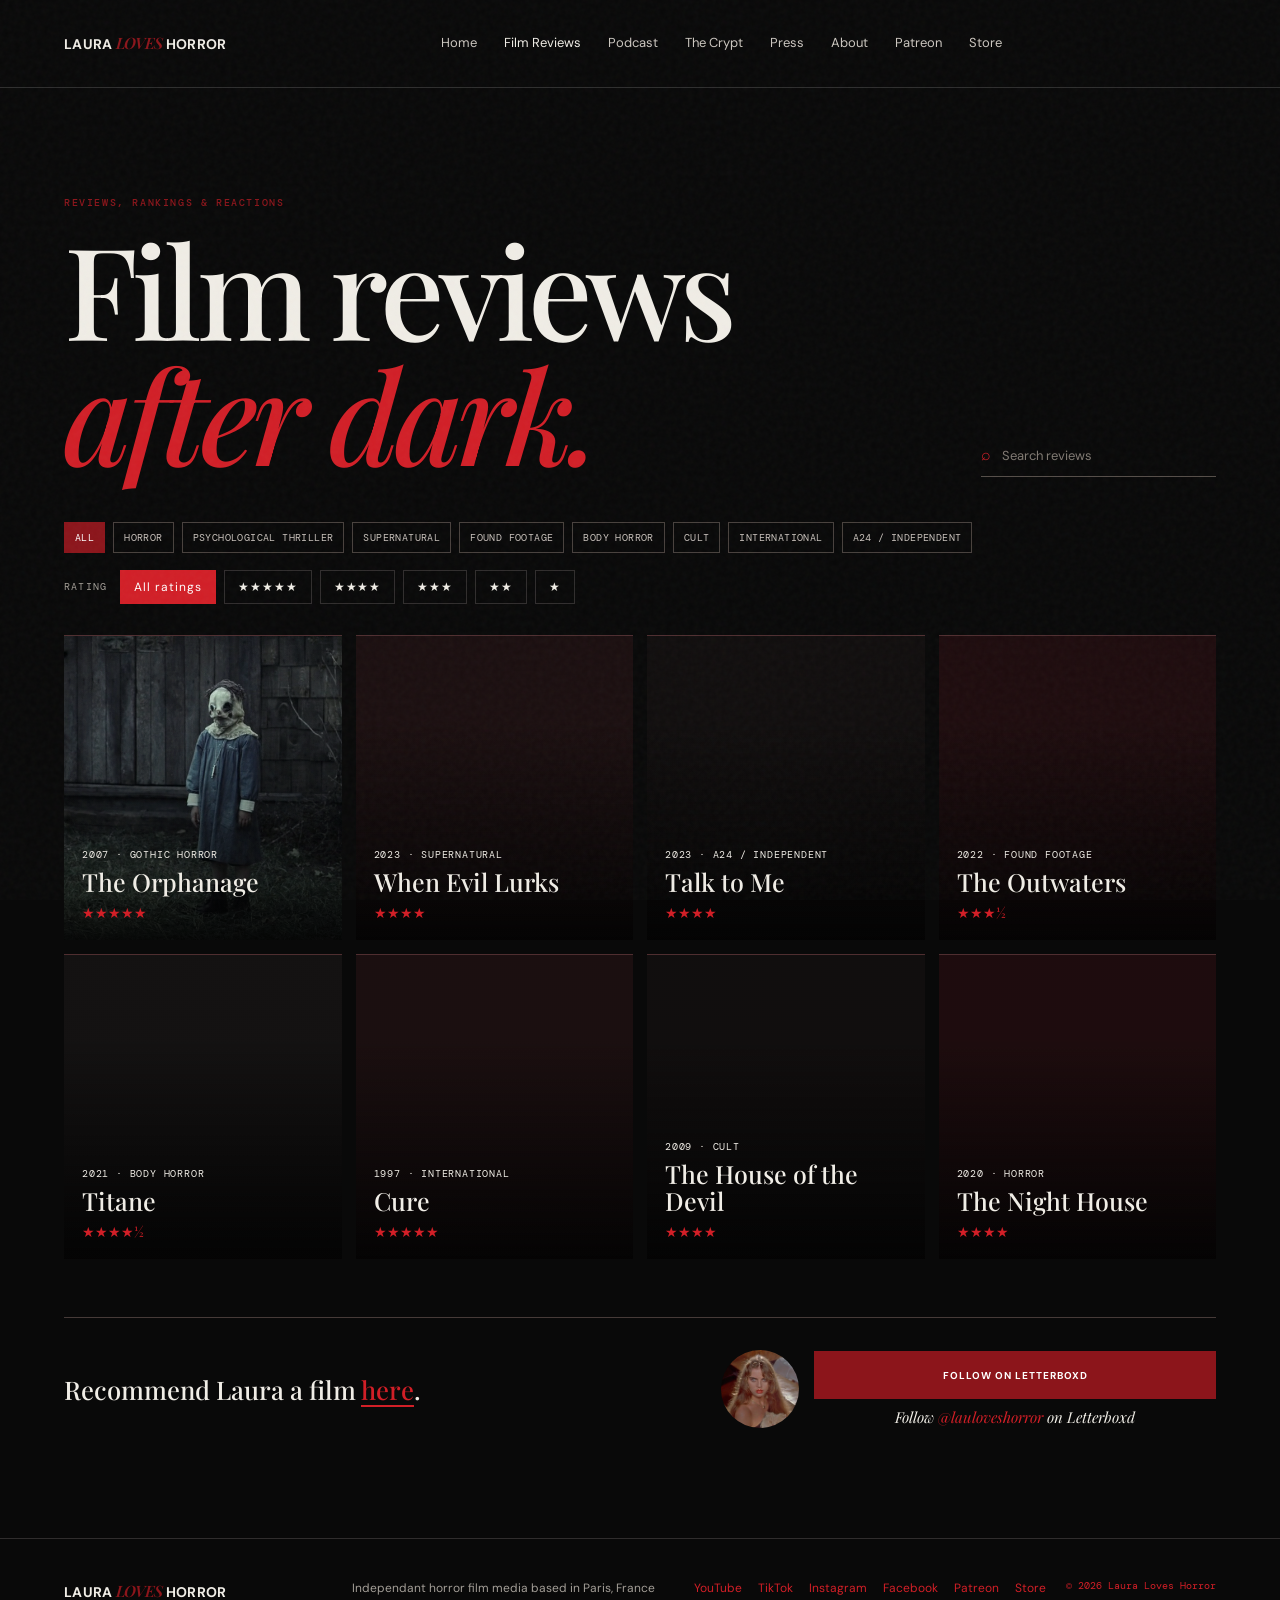
<file: reviews.html>
<!doctype html><html lang="en"><head>
  <link rel="icon" type="image/svg+xml" href="favicon.svg" />
  <link rel="apple-touch-icon" href="favicon.svg" />
<!-- Google tag (gtag.js) -->
<script async src="https://www.googletagmanager.com/gtag/js?id=G-9XBMNHVZBS"></script>
<script>window.dataLayer=window.dataLayer||[];function gtag(){dataLayer.push(arguments)}gtag('js',new Date());gtag('config','G-9XBMNHVZBS');</script>
<meta charset="UTF-8"/><meta name="viewport" content="width=device-width,initial-scale=1.0"/><meta name="theme-color" content="#090909"/><title>Reviews | Laura Loves Horror</title><link rel="preconnect" href="https://fonts.googleapis.com"/><link rel="preconnect" href="https://fonts.gstatic.com" crossorigin/><link href="https://fonts.googleapis.com/css2?family=DM+Mono:wght@400;500&family=DM+Sans:opsz,wght@9..40,400;9..40,500;9..40,600;9..40,700&family=Playfair+Display:ital,wght@0,500;0,600;0,700;1,500&display=swap" rel="stylesheet"/><link rel="stylesheet" href="styles.css"/><link rel="stylesheet" href="extra.css"/><link rel="stylesheet" href="updates.css"/></head><body><div class="grain"></div><header class="site-header page-header"><a href="index.html" class="brand"><span class="brand-laura">LAURA</span> <span class="brand-loves">LOVES</span> HORROR<i></i></a><button class="menu-toggle" aria-label="Open menu" aria-expanded="false"><span></span><span></span></button><nav class="main-nav"><a href="index.html">Home</a><a class="active" href="reviews.html">Reviews</a><a href="podcast.html">Podcast</a><a href="the-crypt.html">The Crypt</a><a href="press.html">Press</a><a href="about.html">About</a><a data-shop-link href="#">Shop ↗</a></nav></header><main class="page-main"><section class="review-archive section-shell"><div class="section-top"><div><p class="eyebrow">Reviews, rankings &amp; reactions</p><h1>Film reviews<br/><em>after dark.</em></h1></div><label class="search"><span>⌕</span><input id="review-search" type="search" aria-label="Search reviews" placeholder="Search reviews"/></label></div><div id="review-filters" class="filter-row" aria-label="Review filters"></div><div id="rating-filters" class="rating-filter-row" aria-label="Filter reviews by rating"></div><div id="review-grid" class="review-grid"></div><div class="letterboxd-callout"><p class="recommendation-callout">Recommend Laura a film <a href="https://forms.gle/SNwZDU4Hn98WXpCh6" target="_blank" rel="noreferrer">here</a>.</p><div class="letterboxd-action"><img src="letterboxd-avatar.png" alt="Laura's Letterboxd profile"/><div class="letterboxd-follow"><a class="button button-primary" href="https://letterboxd.com/lauloveshorror/" target="_blank" rel="noreferrer">Follow on Letterboxd</a><a class="letterboxd-follow-copy" href="https://letterboxd.com/lauloveshorror/" target="_blank" rel="noreferrer">Follow <span>@lauloveshorror</span> on Letterboxd</a></div></div></div></section></main><footer><a class="brand" href="index.html"><span class="brand-laura">LAURA</span> <span class="brand-loves">LOVES</span> HORROR<i></i></a><p>Independent horror film media from Paris.</p><div class="socials"><a href="https://www.tiktok.com/@lauraloveshorror" target="_blank" rel="noreferrer">TikTok</a><a href="https://www.instagram.com/lauraloveshorrors/" target="_blank" rel="noreferrer">Instagram</a><a href="https://www.facebook.com/profile.php?id=100066728311100" target="_blank" rel="noreferrer">Facebook</a><a href="https://www.patreon.com/cw/LauraLovesHorror" target="_blank" rel="noreferrer">Patreon</a></div><small>© 2026 Laura Loves Horror</small></footer><script type="module" src="app.js"></script></body></html>
</file>
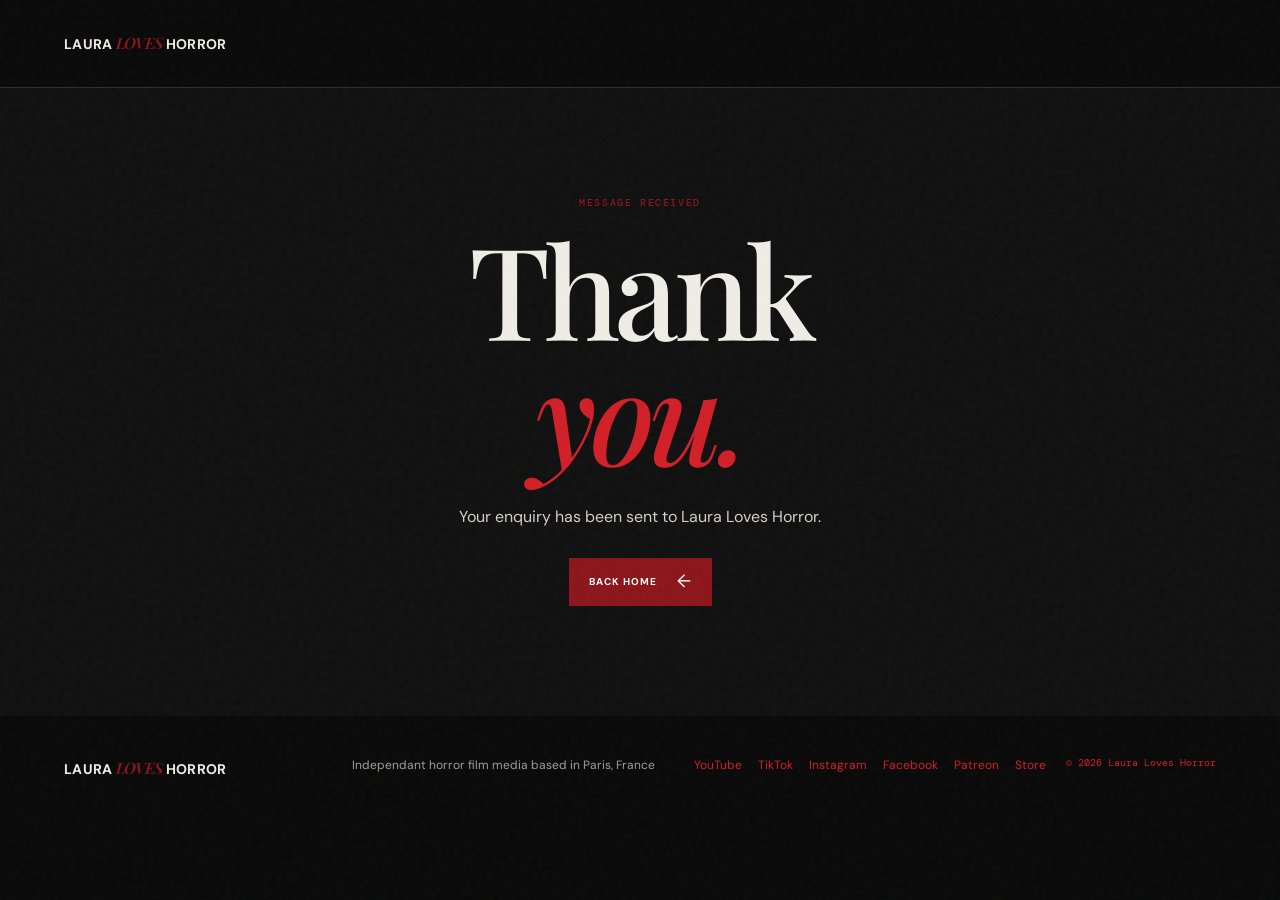
<file: thank-you.html>
<!doctype html>
<html lang="en">
<head>
  <link rel="icon" type="image/svg+xml" href="favicon.svg" />
  <link rel="apple-touch-icon" href="favicon.svg" />
<!-- Google tag (gtag.js) -->
<script async src="https://www.googletagmanager.com/gtag/js?id=G-9XBMNHVZBS"></script>
<script>window.dataLayer=window.dataLayer||[];function gtag(){dataLayer.push(arguments)}gtag('js',new Date());gtag('config','G-9XBMNHVZBS');</script>

  <meta charset="UTF-8"/>
  <meta name="viewport" content="width=device-width,initial-scale=1.0"/>
  <meta name="theme-color" content="#090909"/>
  <title>Thank you | Laura Loves Horror</title>
  <link rel="preconnect" href="https://fonts.googleapis.com"/>
  <link rel="preconnect" href="https://fonts.gstatic.com" crossorigin/>
  <link href="https://fonts.googleapis.com/css2?family=DM+Mono:wght@400;500&family=DM+Sans:opsz,wght@9..40,400;9..40,600;9..40,700&family=Playfair+Display:ital,wght@0,500;0,600;0,700;1,500&display=swap" rel="stylesheet"/>
  <link rel="stylesheet" href="styles.css"/>
  <link rel="stylesheet" href="extra.css"/>
  <link rel="stylesheet" href="updates.css"/>
</head>
<body>
  <div class="grain"></div>
  <header class="site-header page-header"><a href="index.html" class="brand"><span class="brand-laura">LAURA</span> <span class="brand-loves">LOVES</span> HORROR</a></header>
  <main class="contact-section"><section class="section-shell" style="min-height:65vh;display:grid;place-items:center;text-align:center"><div><p class="eyebrow">Message received</p><h1>Thank<br/><em>you.</em></h1><p class="press-copy" style="margin:28px auto">Your enquiry has been sent to Laura Loves Horror.</p><a class="button button-primary" href="index.html">Back home <span>←</span></a></div></section></main>
  <footer><a class="brand" href="index.html"><span class="brand-laura">LAURA</span> <span class="brand-loves">LOVES</span> HORROR</a><p>Independent horror film media from Paris.</p><div class="socials"></div><small>© 2026 Laura Loves Horror</small></footer>
  <script type="module" src="app.js"></script>
</body>
</html>
</file>
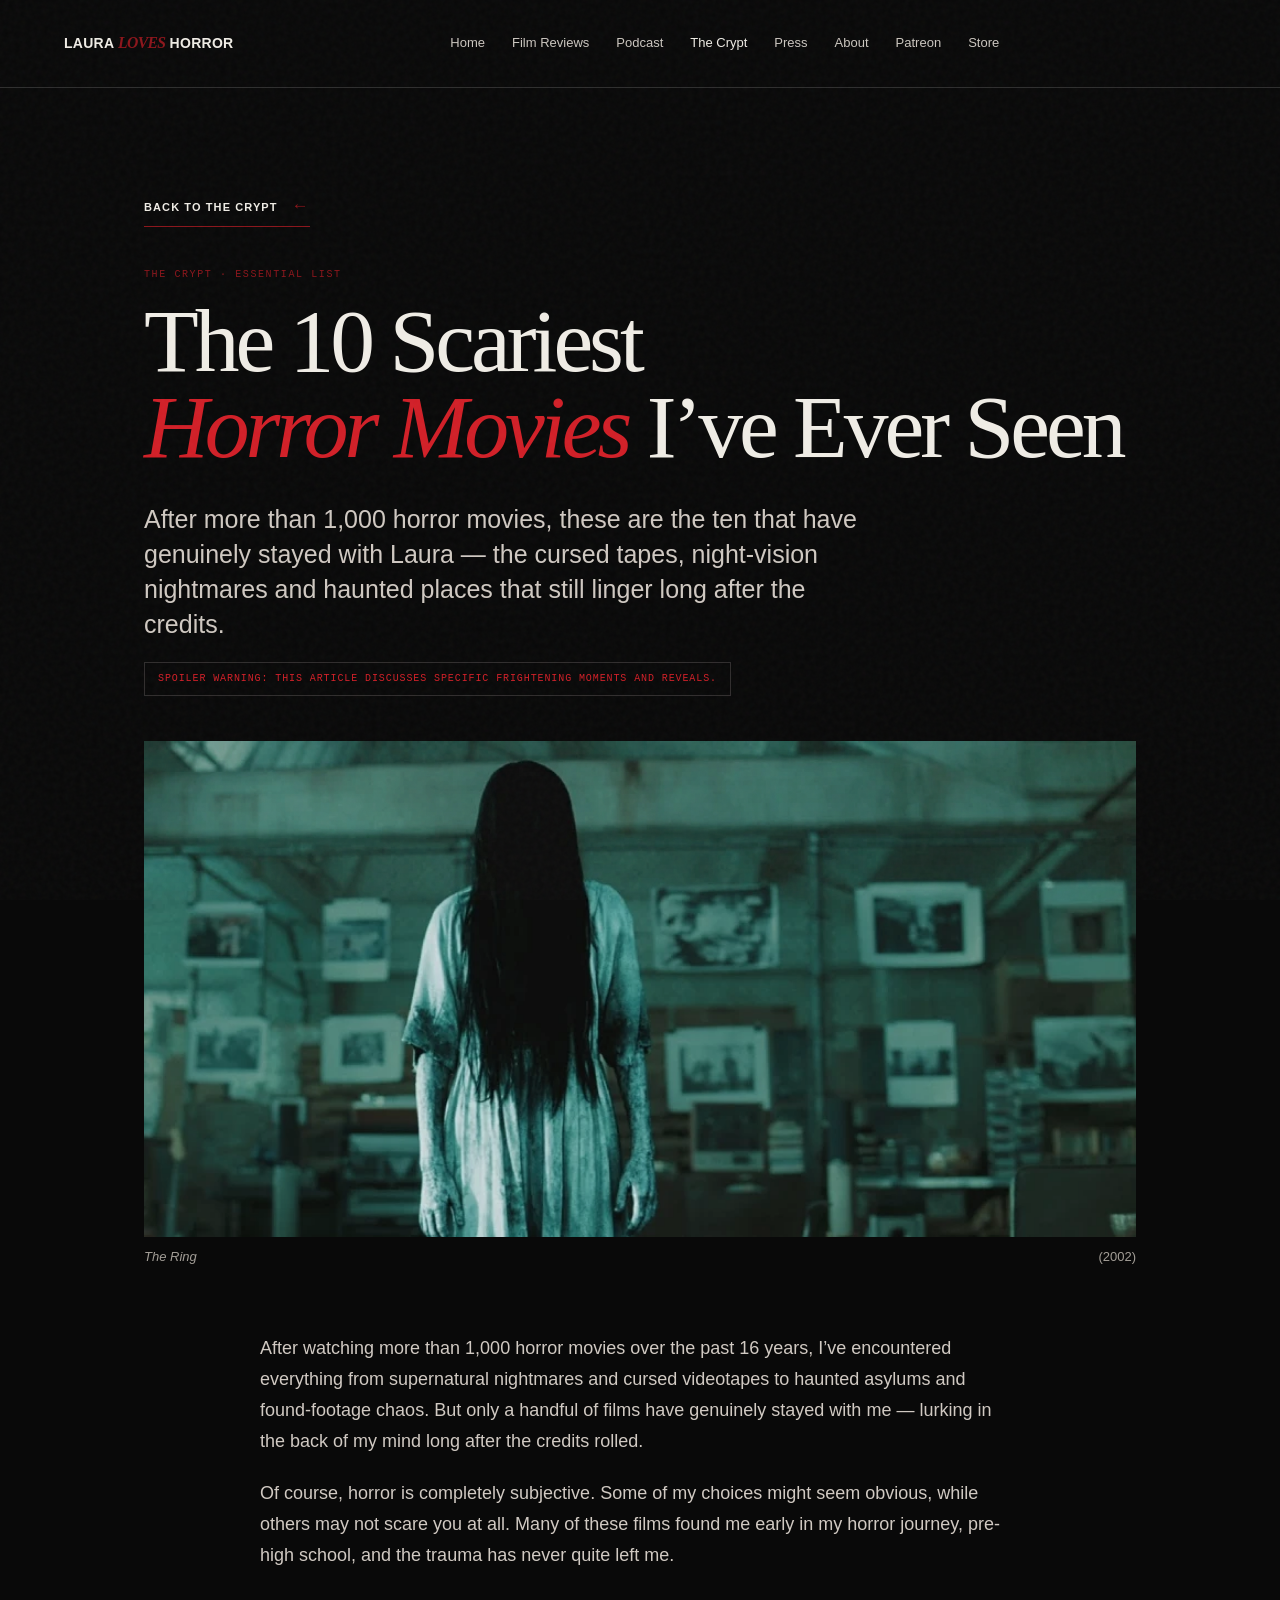
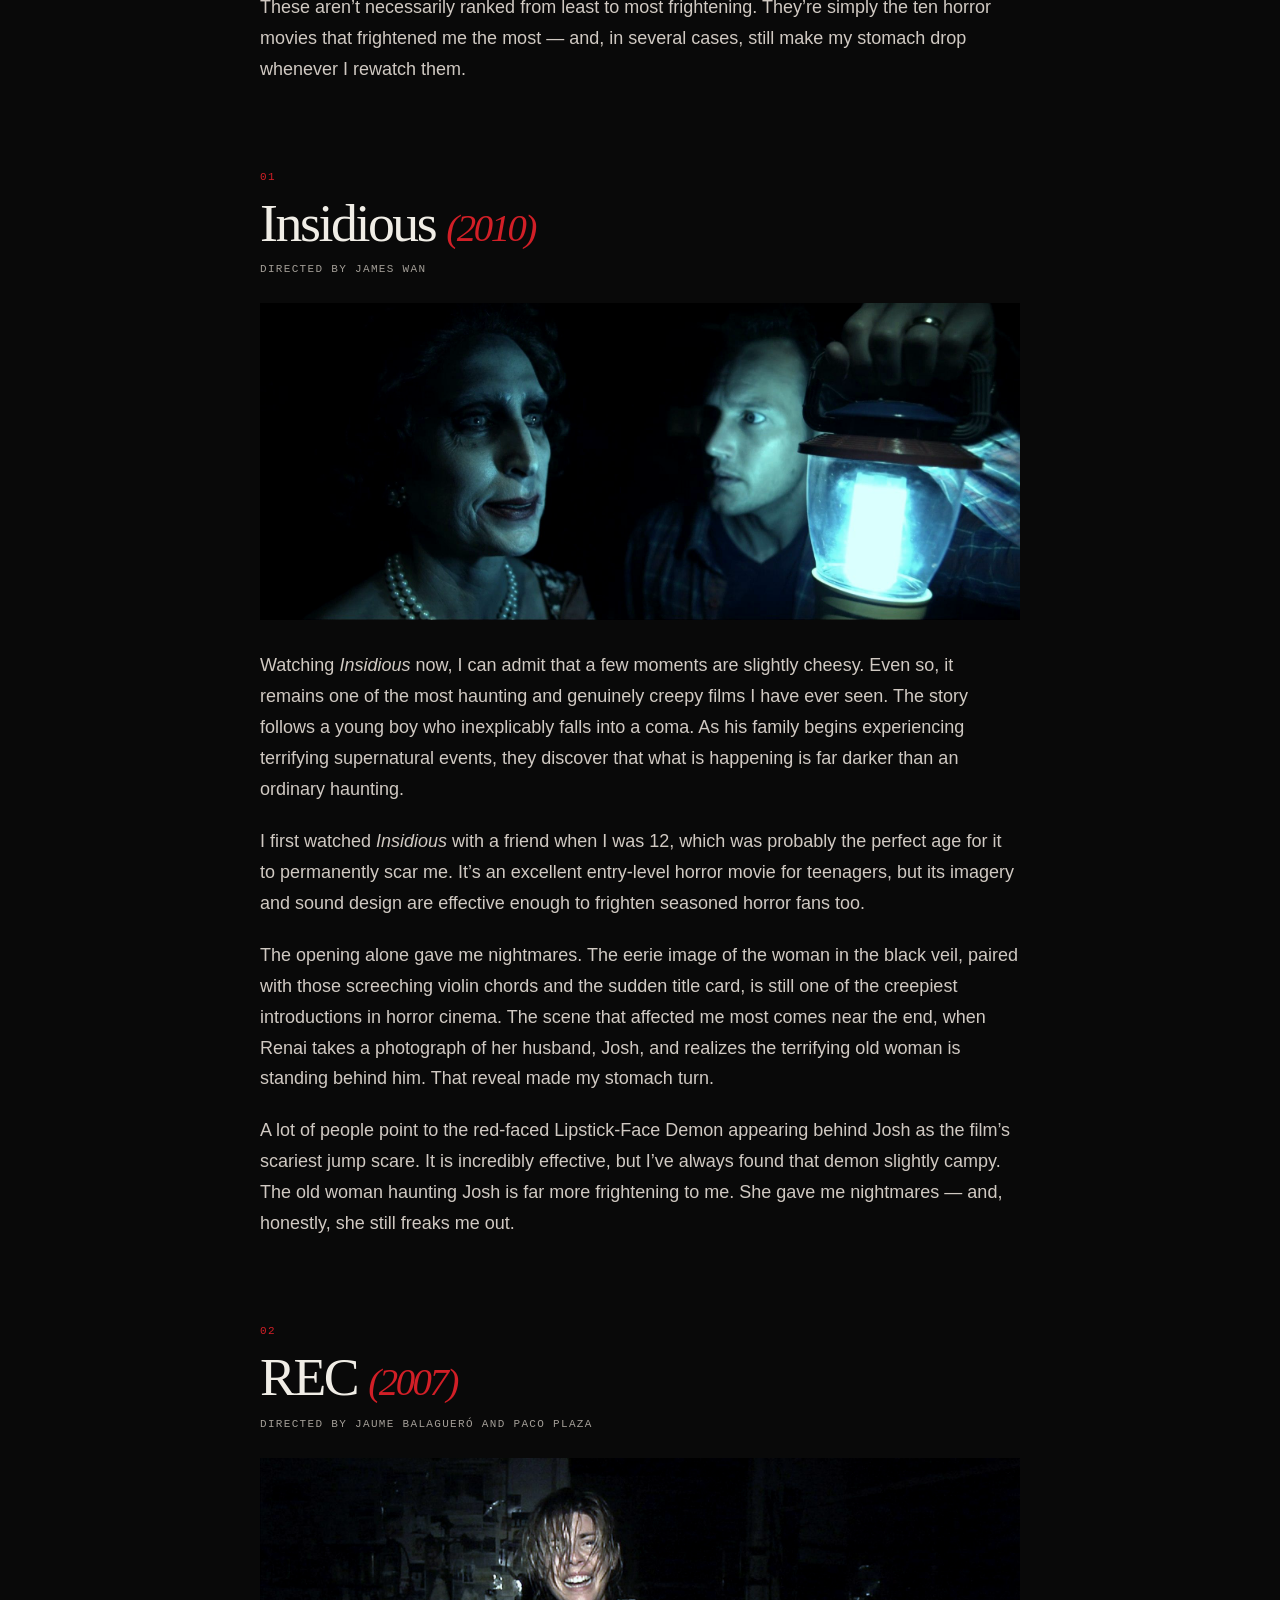
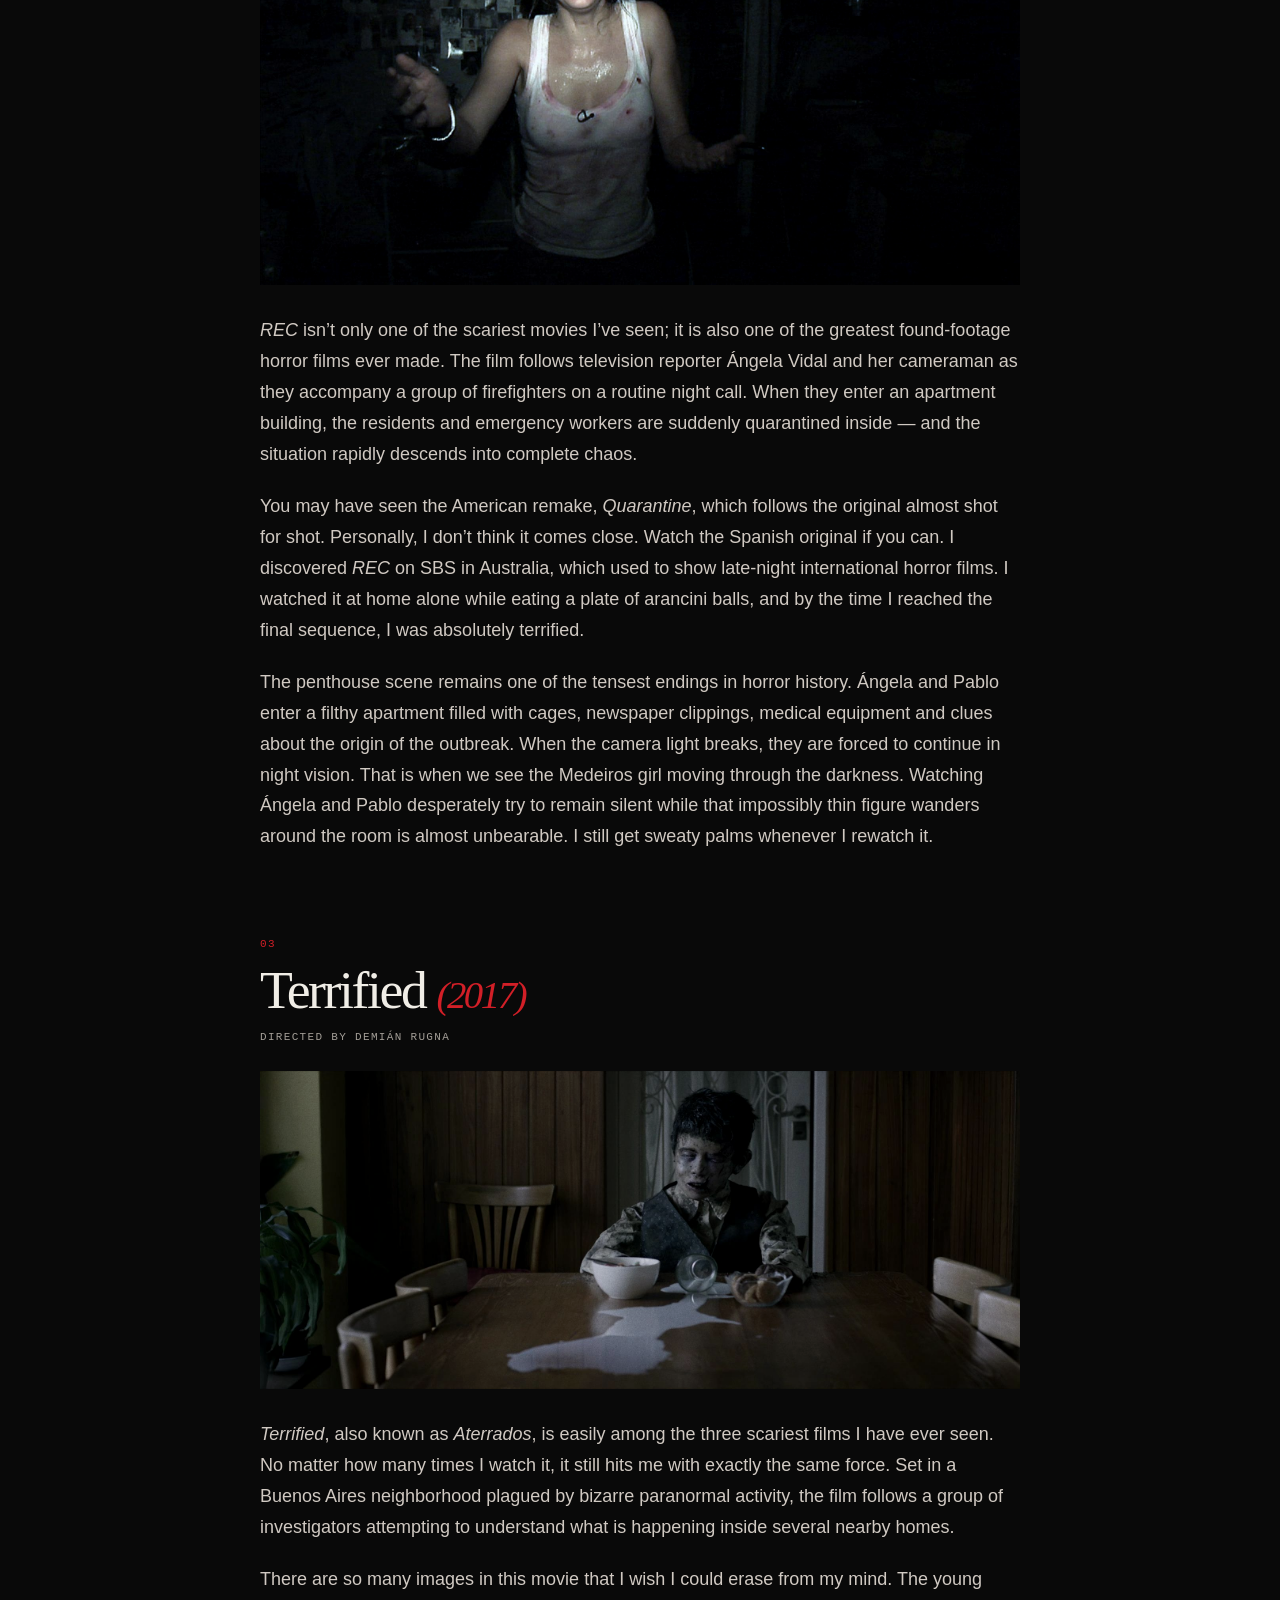
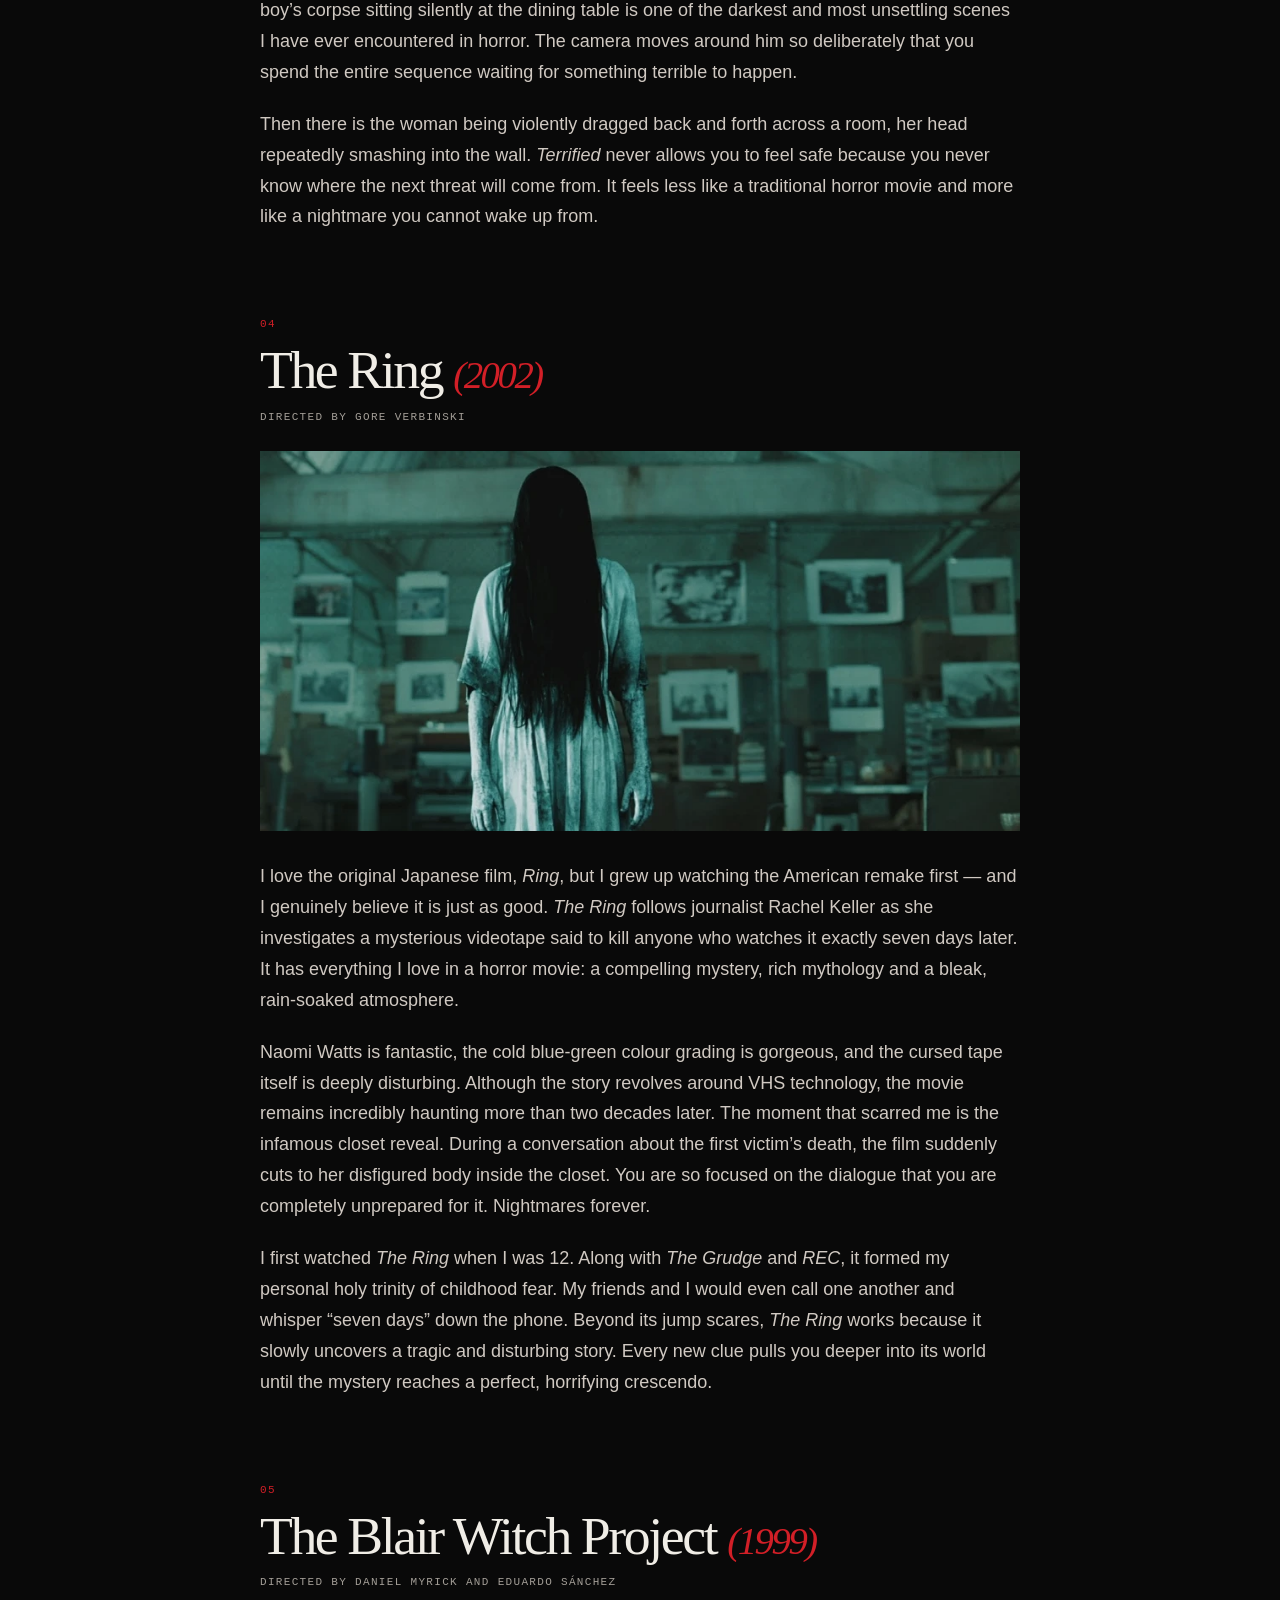
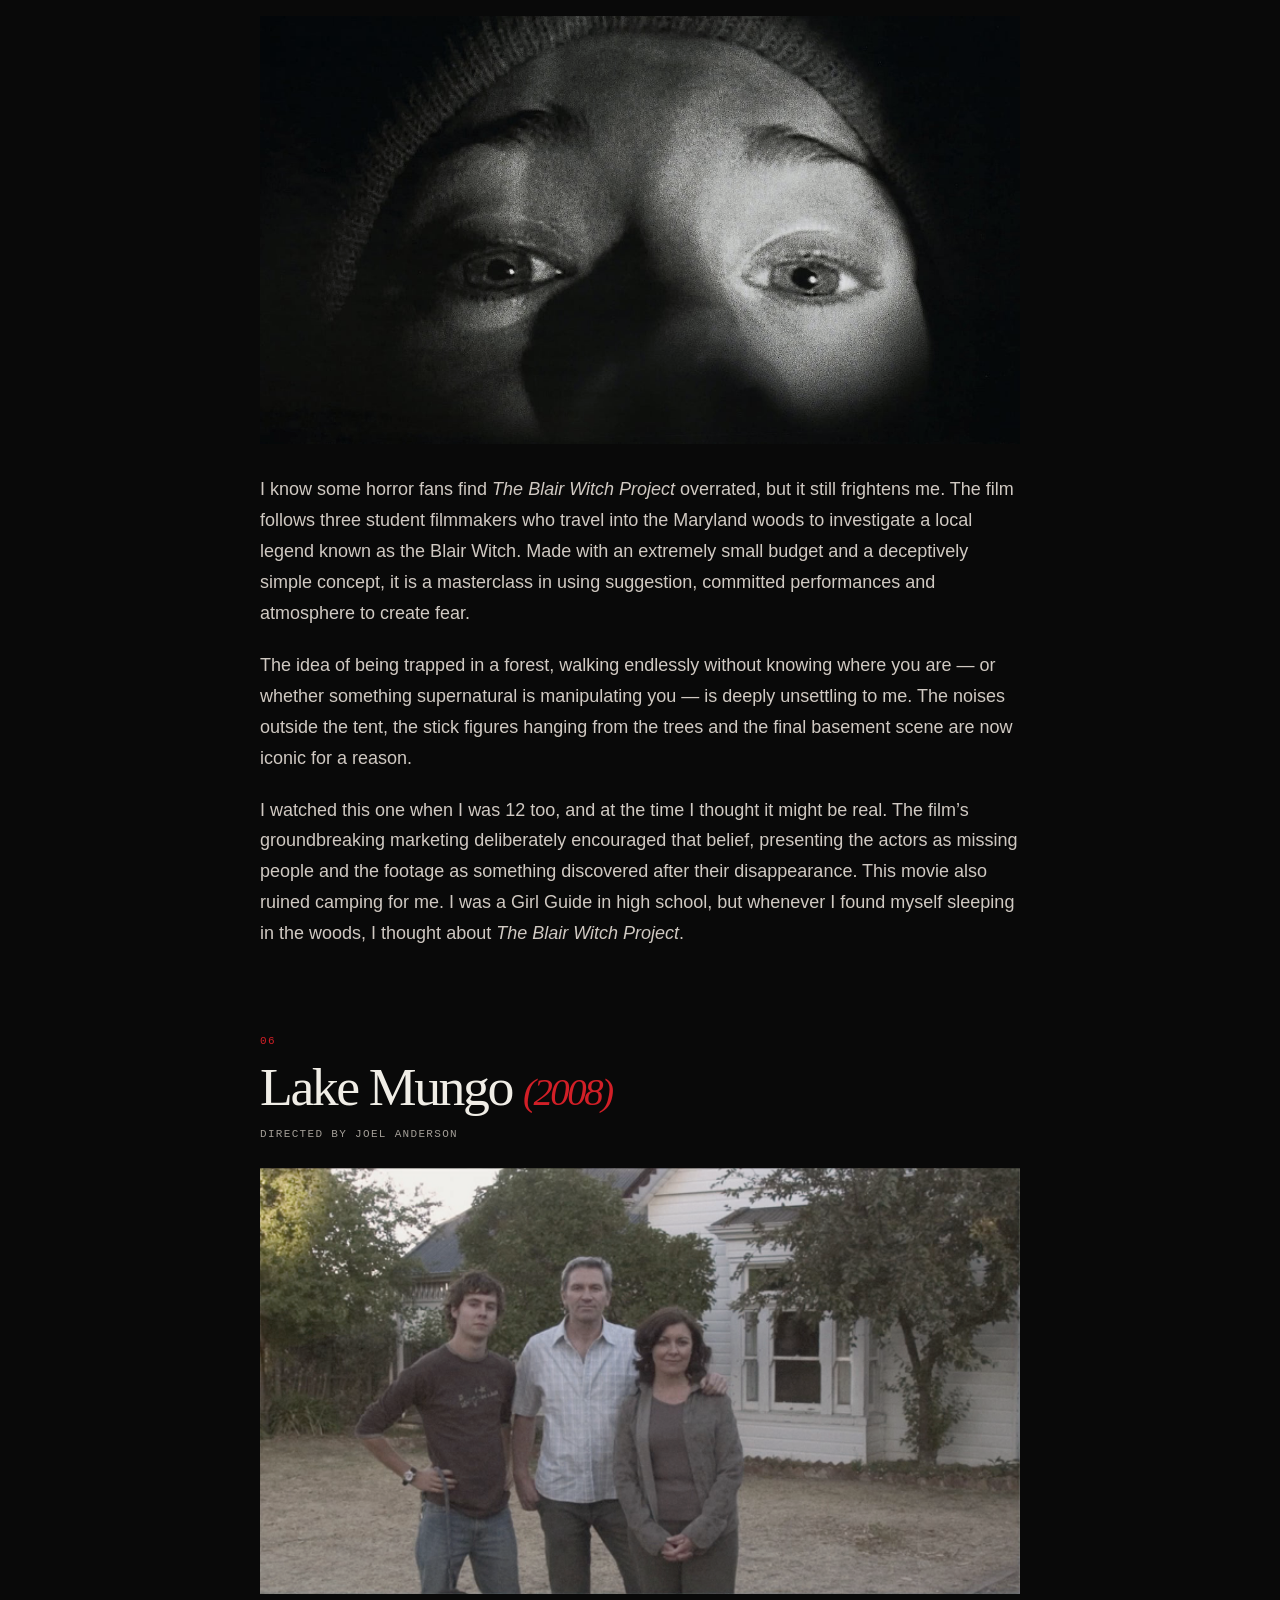
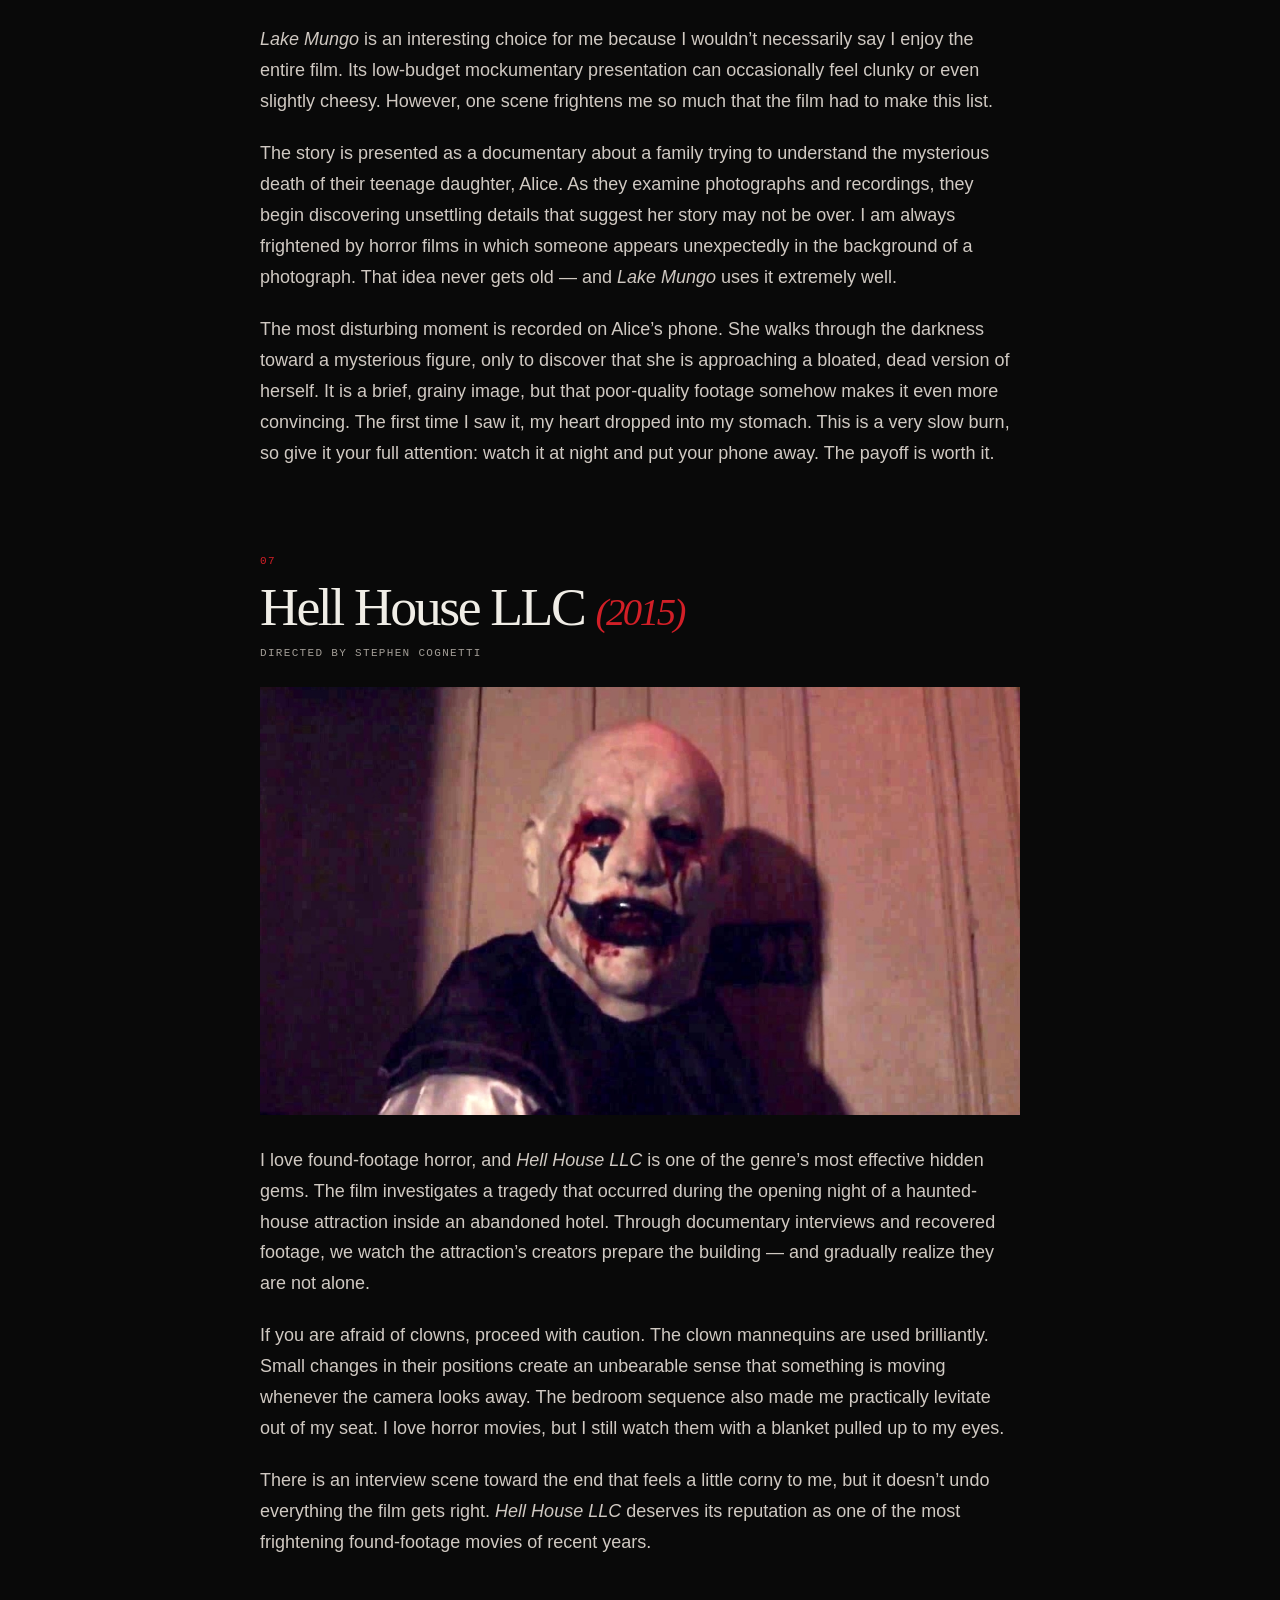
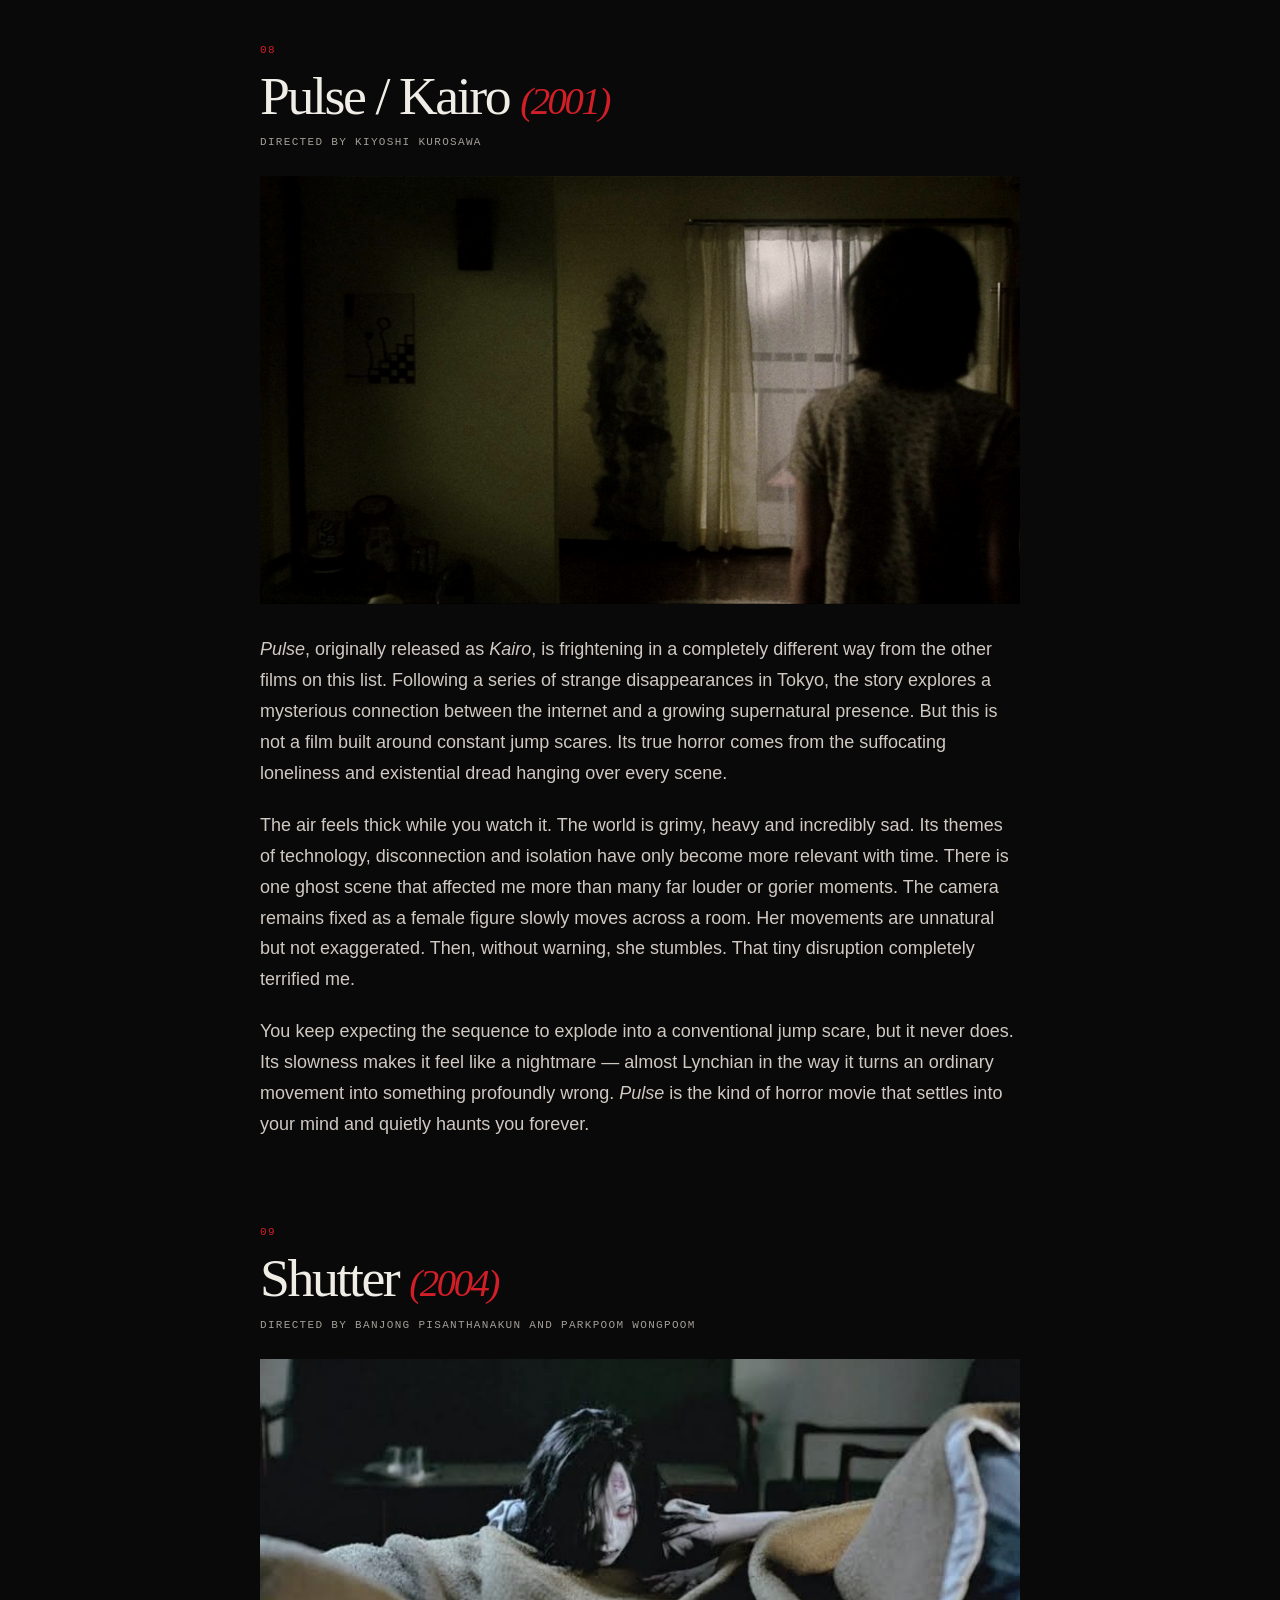
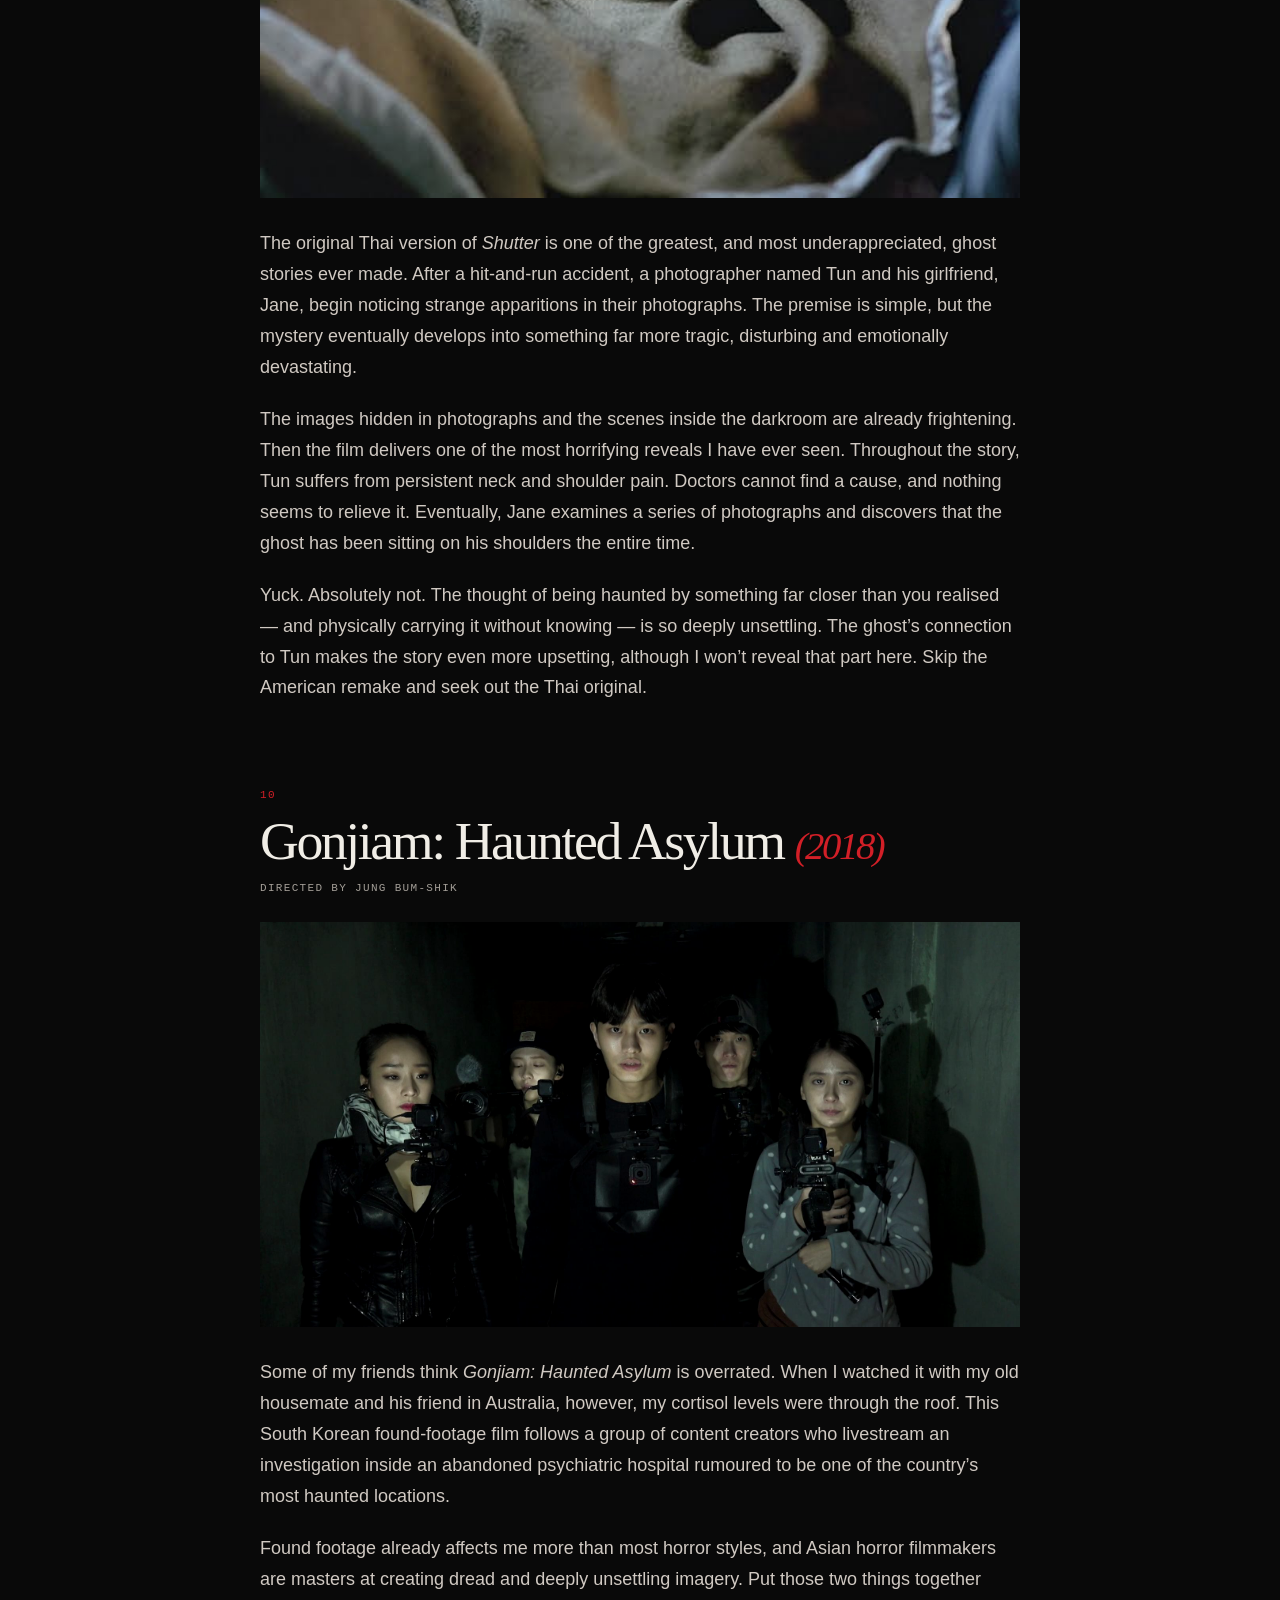
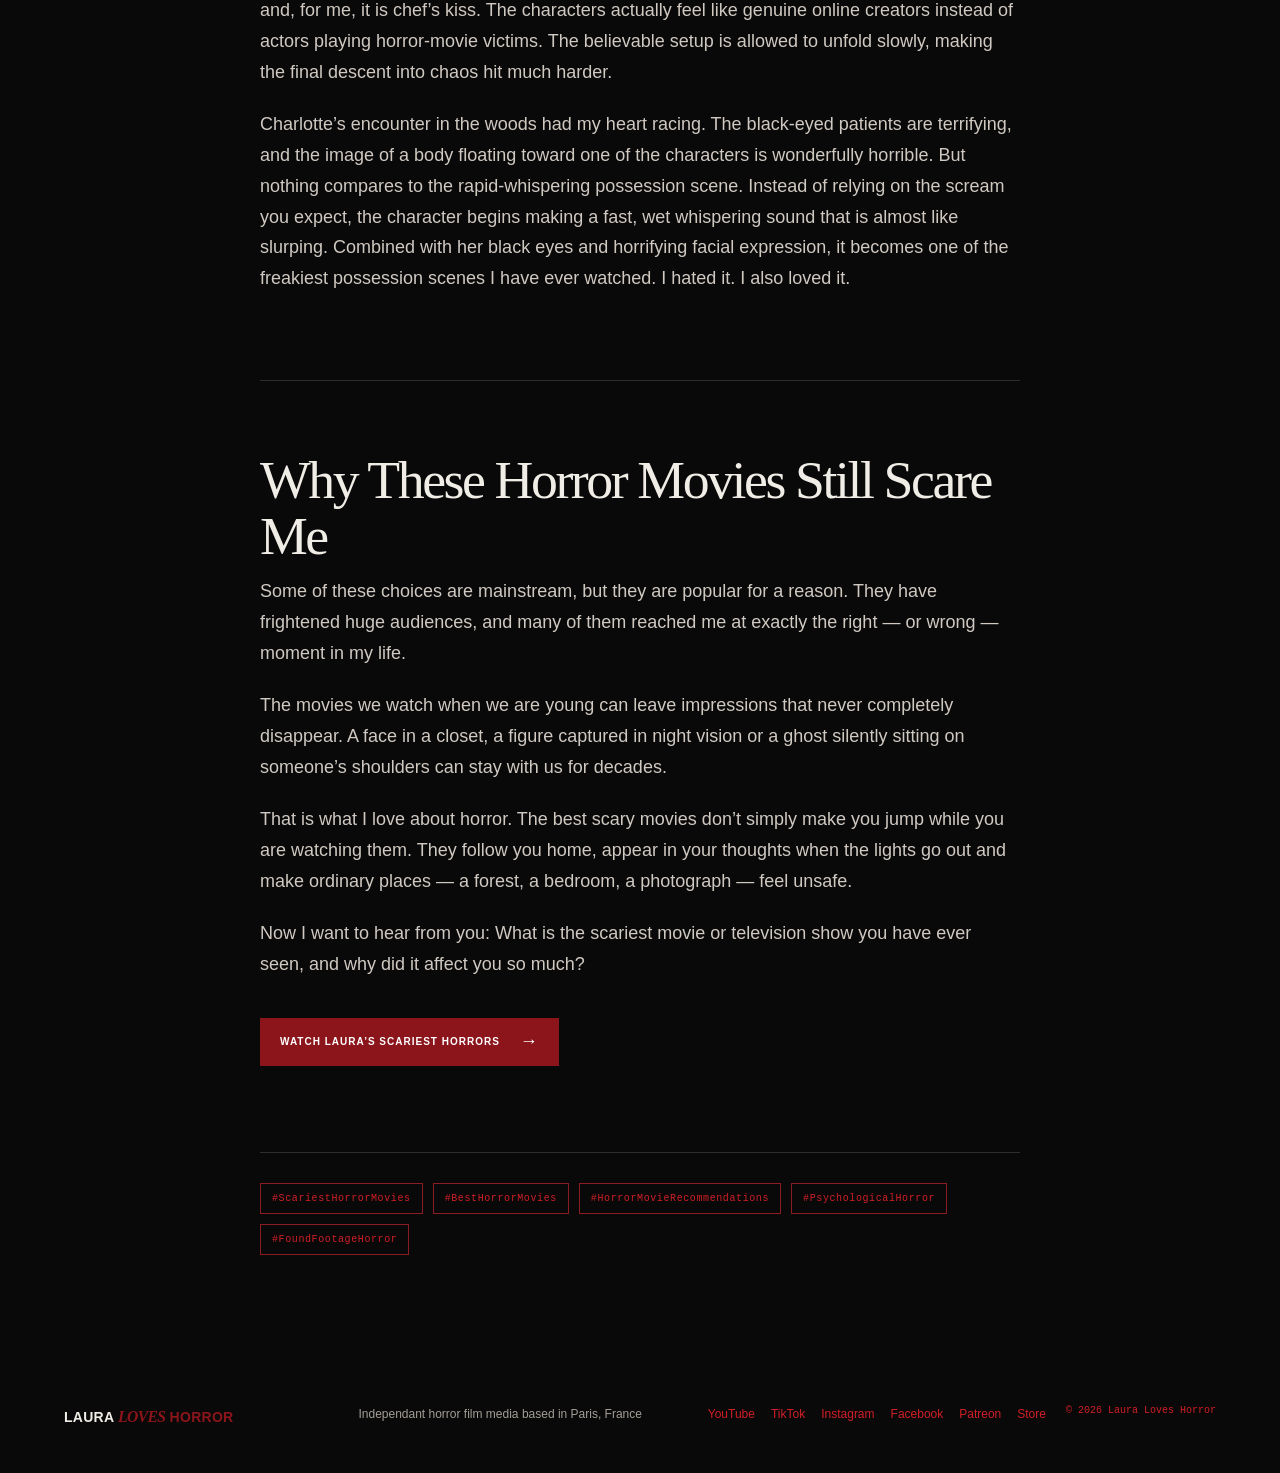
<file: the-10-scariest-horror-movies.html>
<!doctype html>
<html lang="en">
<head>
  <link rel="icon" type="image/svg+xml" href="favicon.svg" />
  <link rel="apple-touch-icon" href="favicon.svg" />
  <meta charset="utf-8" />
  <meta name="viewport" content="width=device-width, initial-scale=1" />
  <meta name="description" content="Laura Loves Horror shares the ten scariest horror movies she has ever seen — from The Ring to REC, Pulse, Terrified and more." />
  <title>The 10 Scariest Horror Movies I’ve Ever Seen | The Crypt</title>
  <link rel="stylesheet" href="styles.css" />
  <link rel="stylesheet" href="extra.css" />
  <link rel="stylesheet" href="updates.css" />
  <script async src="https://www.googletagmanager.com/gtag/js?id=G-9XBMNHVZBS"></script>
  <script>window.dataLayer=window.dataLayer||[];function gtag(){dataLayer.push(arguments)}gtag('js',new Date());gtag('config','G-9XBMNHVZBS');</script>
</head>
<body>
  <div class="grain"></div>
  <header class="site-header page-header">
    <a href="index.html" class="brand"><span class="brand-laura">LAURA</span> <span class="brand-loves">LOVES</span> <span class="brand-horror">HORROR</span></a>
    <button class="menu-toggle" aria-label="Open menu" aria-expanded="false"><span></span><span></span></button>
    <nav class="main-nav"><a href="index.html">Home</a><a href="reviews.html">Reviews</a><a href="podcast.html">Podcast</a><a class="active" href="the-crypt.html">The Crypt</a><a href="press.html">Press</a><a href="about.html">About</a><a data-shop-link href="#">Shop</a></nav>
  </header>
  <main class="page-main">
    <article class="longform section-shell">
      <a class="text-link longform-back" href="the-crypt.html">Back to The Crypt <span>←</span></a>
      <p class="eyebrow">The Crypt · Essential list</p>
      <h1>The 10 Scariest<br/><em>Horror Movies</em> I’ve Ever Seen</h1>
      <p class="longform-dek">After more than 1,000 horror movies, these are the ten that have genuinely stayed with Laura — the cursed tapes, night-vision nightmares and haunted places that still linger long after the credits.</p>
      <p class="spoiler-note">Spoiler warning: This article discusses specific frightening moments and reveals.</p>
      <figure class="longform-feature"><img src="assets/crypt-scariest-ring.webp" alt="Samara from The Ring standing in a green-blue room" /><figcaption><em>The Ring</em> (2002)</figcaption></figure>
      <div class="longform-copy">
        <p>After watching more than 1,000 horror movies over the past 16 years, I’ve encountered everything from supernatural nightmares and cursed videotapes to haunted asylums and found-footage chaos. But only a handful of films have genuinely stayed with me — lurking in the back of my mind long after the credits rolled.</p>
        <p>Of course, horror is completely subjective. Some of my choices might seem obvious, while others may not scare you at all. Many of these films found me early in my horror journey, pre-high school, and the trauma has never quite left me.</p>
        <p>These aren’t necessarily ranked from least to most frightening. They’re simply the ten horror movies that frightened me the most — and, in several cases, still make my stomach drop whenever I rewatch them.</p>

        <section><h2><span>01</span> Insidious <em>(2010)</em></h2><p class="film-credit">Directed by James Wan</p><img src="assets/crypt-scariest-insidious.jpg" alt="A tense scene from Insidious illuminated by a blue lantern" /><p>Watching <em>Insidious</em> now, I can admit that a few moments are slightly cheesy. Even so, it remains one of the most haunting and genuinely creepy films I have ever seen. The story follows a young boy who inexplicably falls into a coma. As his family begins experiencing terrifying supernatural events, they discover that what is happening is far darker than an ordinary haunting.</p><p>I first watched <em>Insidious</em> with a friend when I was 12, which was probably the perfect age for it to permanently scar me. It’s an excellent entry-level horror movie for teenagers, but its imagery and sound design are effective enough to frighten seasoned horror fans too.</p><p>The opening alone gave me nightmares. The eerie image of the woman in the black veil, paired with those screeching violin chords and the sudden title card, is still one of the creepiest introductions in horror cinema. The scene that affected me most comes near the end, when Renai takes a photograph of her husband, Josh, and realizes the terrifying old woman is standing behind him. That reveal made my stomach turn.</p><p>A lot of people point to the red-faced Lipstick-Face Demon appearing behind Josh as the film’s scariest jump scare. It is incredibly effective, but I’ve always found that demon slightly campy. The old woman haunting Josh is far more frightening to me. She gave me nightmares — and, honestly, she still freaks me out.</p></section>

        <section><h2><span>02</span> REC <em>(2007)</em></h2><p class="film-credit">Directed by Jaume Balagueró and Paco Plaza</p><img src="assets/crypt-scariest-rec.jpg" alt="Ángela from REC in a dark room" /><p><em>REC</em> isn’t only one of the scariest movies I’ve seen; it is also one of the greatest found-footage horror films ever made. The film follows television reporter Ángela Vidal and her cameraman as they accompany a group of firefighters on a routine night call. When they enter an apartment building, the residents and emergency workers are suddenly quarantined inside — and the situation rapidly descends into complete chaos.</p><p>You may have seen the American remake, <em>Quarantine</em>, which follows the original almost shot for shot. Personally, I don’t think it comes close. Watch the Spanish original if you can. I discovered <em>REC</em> on SBS in Australia, which used to show late-night international horror films. I watched it at home alone while eating a plate of arancini balls, and by the time I reached the final sequence, I was absolutely terrified.</p><p>The penthouse scene remains one of the tensest endings in horror history. Ángela and Pablo enter a filthy apartment filled with cages, newspaper clippings, medical equipment and clues about the origin of the outbreak. When the camera light breaks, they are forced to continue in night vision. That is when we see the Medeiros girl moving through the darkness. Watching Ángela and Pablo desperately try to remain silent while that impossibly thin figure wanders around the room is almost unbearable. I still get sweaty palms whenever I rewatch it.</p></section>

        <section><h2><span>03</span> Terrified <em>(2017)</em></h2><p class="film-credit">Directed by Demián Rugna</p><img src="assets/crypt-scariest-terrified.jpg" alt="A boy sitting silently at a dining table in Terrified" /><p><em>Terrified</em>, also known as <em>Aterrados</em>, is easily among the three scariest films I have ever seen. No matter how many times I watch it, it still hits me with exactly the same force. Set in a Buenos Aires neighborhood plagued by bizarre paranormal activity, the film follows a group of investigators attempting to understand what is happening inside several nearby homes.</p><p>There are so many images in this movie that I wish I could erase from my mind. The young boy’s corpse sitting silently at the dining table is one of the darkest and most unsettling scenes I have ever encountered in horror. The camera moves around him so deliberately that you spend the entire sequence waiting for something terrible to happen.</p><p>Then there is the woman being violently dragged back and forth across a room, her head repeatedly smashing into the wall. <em>Terrified</em> never allows you to feel safe because you never know where the next threat will come from. It feels less like a traditional horror movie and more like a nightmare you cannot wake up from.</p></section>

        <section><h2><span>04</span> The Ring <em>(2002)</em></h2><p class="film-credit">Directed by Gore Verbinski</p><img src="assets/crypt-scariest-ring.webp" alt="Samara from The Ring" /><p>I love the original Japanese film, <em>Ring</em>, but I grew up watching the American remake first — and I genuinely believe it is just as good. <em>The Ring</em> follows journalist Rachel Keller as she investigates a mysterious videotape said to kill anyone who watches it exactly seven days later. It has everything I love in a horror movie: a compelling mystery, rich mythology and a bleak, rain-soaked atmosphere.</p><p>Naomi Watts is fantastic, the cold blue-green colour grading is gorgeous, and the cursed tape itself is deeply disturbing. Although the story revolves around VHS technology, the movie remains incredibly haunting more than two decades later. The moment that scarred me is the infamous closet reveal. During a conversation about the first victim’s death, the film suddenly cuts to her disfigured body inside the closet. You are so focused on the dialogue that you are completely unprepared for it. Nightmares forever.</p><p>I first watched <em>The Ring</em> when I was 12. Along with <em>The Grudge</em> and <em>REC</em>, it formed my personal holy trinity of childhood fear. My friends and I would even call one another and whisper “seven days” down the phone. Beyond its jump scares, <em>The Ring</em> works because it slowly uncovers a tragic and disturbing story. Every new clue pulls you deeper into its world until the mystery reaches a perfect, horrifying crescendo.</p></section>

        <section><h2><span>05</span> The Blair Witch Project <em>(1999)</em></h2><p class="film-credit">Directed by Daniel Myrick and Eduardo Sánchez</p><img src="assets/crypt-scariest-blair-witch.jpg" alt="Close up of a terrified character from The Blair Witch Project" /><p>I know some horror fans find <em>The Blair Witch Project</em> overrated, but it still frightens me. The film follows three student filmmakers who travel into the Maryland woods to investigate a local legend known as the Blair Witch. Made with an extremely small budget and a deceptively simple concept, it is a masterclass in using suggestion, committed performances and atmosphere to create fear.</p><p>The idea of being trapped in a forest, walking endlessly without knowing where you are — or whether something supernatural is manipulating you — is deeply unsettling to me. The noises outside the tent, the stick figures hanging from the trees and the final basement scene are now iconic for a reason.</p><p>I watched this one when I was 12 too, and at the time I thought it might be real. The film’s groundbreaking marketing deliberately encouraged that belief, presenting the actors as missing people and the footage as something discovered after their disappearance. This movie also ruined camping for me. I was a Girl Guide in high school, but whenever I found myself sleeping in the woods, I thought about <em>The Blair Witch Project</em>.</p></section>

        <section><h2><span>06</span> Lake Mungo <em>(2008)</em></h2><p class="film-credit">Directed by Joel Anderson</p><img src="assets/crypt-scariest-lake-mungo.png" alt="Family standing outside the house in Lake Mungo" /><p><em>Lake Mungo</em> is an interesting choice for me because I wouldn’t necessarily say I enjoy the entire film. Its low-budget mockumentary presentation can occasionally feel clunky or even slightly cheesy. However, one scene frightens me so much that the film had to make this list.</p><p>The story is presented as a documentary about a family trying to understand the mysterious death of their teenage daughter, Alice. As they examine photographs and recordings, they begin discovering unsettling details that suggest her story may not be over. I am always frightened by horror films in which someone appears unexpectedly in the background of a photograph. That idea never gets old — and <em>Lake Mungo</em> uses it extremely well.</p><p>The most disturbing moment is recorded on Alice’s phone. She walks through the darkness toward a mysterious figure, only to discover that she is approaching a bloated, dead version of herself. It is a brief, grainy image, but that poor-quality footage somehow makes it even more convincing. The first time I saw it, my heart dropped into my stomach. This is a very slow burn, so give it your full attention: watch it at night and put your phone away. The payoff is worth it.</p></section>

        <section><h2><span>07</span> Hell House LLC <em>(2015)</em></h2><p class="film-credit">Directed by Stephen Cognetti</p><img src="assets/crypt-scariest-hell-house.jpg" alt="A sinister clown from Hell House LLC" /><p>I love found-footage horror, and <em>Hell House LLC</em> is one of the genre’s most effective hidden gems. The film investigates a tragedy that occurred during the opening night of a haunted-house attraction inside an abandoned hotel. Through documentary interviews and recovered footage, we watch the attraction’s creators prepare the building — and gradually realize they are not alone.</p><p>If you are afraid of clowns, proceed with caution. The clown mannequins are used brilliantly. Small changes in their positions create an unbearable sense that something is moving whenever the camera looks away. The bedroom sequence also made me practically levitate out of my seat. I love horror movies, but I still watch them with a blanket pulled up to my eyes.</p><p>There is an interview scene toward the end that feels a little corny to me, but it doesn’t undo everything the film gets right. <em>Hell House LLC</em> deserves its reputation as one of the most frightening found-footage movies of recent years.</p></section>

        <section><h2><span>08</span> Pulse / Kairo <em>(2001)</em></h2><p class="film-credit">Directed by Kiyoshi Kurosawa</p><img src="assets/crypt-scariest-pulse.jpg" alt="A ghostly figure appearing in a room in Pulse" /><p><em>Pulse</em>, originally released as <em>Kairo</em>, is frightening in a completely different way from the other films on this list. Following a series of strange disappearances in Tokyo, the story explores a mysterious connection between the internet and a growing supernatural presence. But this is not a film built around constant jump scares. Its true horror comes from the suffocating loneliness and existential dread hanging over every scene.</p><p>The air feels thick while you watch it. The world is grimy, heavy and incredibly sad. Its themes of technology, disconnection and isolation have only become more relevant with time. There is one ghost scene that affected me more than many far louder or gorier moments. The camera remains fixed as a female figure slowly moves across a room. Her movements are unnatural but not exaggerated. Then, without warning, she stumbles. That tiny disruption completely terrified me.</p><p>You keep expecting the sequence to explode into a conventional jump scare, but it never does. Its slowness makes it feel like a nightmare — almost Lynchian in the way it turns an ordinary movement into something profoundly wrong. <em>Pulse</em> is the kind of horror movie that settles into your mind and quietly haunts you forever.</p></section>

        <section><h2><span>09</span> Shutter <em>(2004)</em></h2><p class="film-credit">Directed by Banjong Pisanthanakun and Parkpoom Wongpoom</p><img src="assets/crypt-scariest-shutter.jpeg" alt="Ghostly figure from the Thai horror film Shutter" /><p>The original Thai version of <em>Shutter</em> is one of the greatest, and most underappreciated, ghost stories ever made. After a hit-and-run accident, a photographer named Tun and his girlfriend, Jane, begin noticing strange apparitions in their photographs. The premise is simple, but the mystery eventually develops into something far more tragic, disturbing and emotionally devastating.</p><p>The images hidden in photographs and the scenes inside the darkroom are already frightening. Then the film delivers one of the most horrifying reveals I have ever seen. Throughout the story, Tun suffers from persistent neck and shoulder pain. Doctors cannot find a cause, and nothing seems to relieve it. Eventually, Jane examines a series of photographs and discovers that the ghost has been sitting on his shoulders the entire time.</p><p>Yuck. Absolutely not. The thought of being haunted by something far closer than you realised — and physically carrying it without knowing — is so deeply unsettling. The ghost’s connection to Tun makes the story even more upsetting, although I won’t reveal that part here. Skip the American remake and seek out the Thai original.</p></section>

        <section><h2><span>10</span> Gonjiam: Haunted Asylum <em>(2018)</em></h2><p class="film-credit">Directed by Jung Bum-shik</p><img src="assets/crypt-scariest-gonjiam.jpg" alt="The group of livestreamers from Gonjiam Haunted Asylum" /><p>Some of my friends think <em>Gonjiam: Haunted Asylum</em> is overrated. When I watched it with my old housemate and his friend in Australia, however, my cortisol levels were through the roof. This South Korean found-footage film follows a group of content creators who livestream an investigation inside an abandoned psychiatric hospital rumoured to be one of the country’s most haunted locations.</p><p>Found footage already affects me more than most horror styles, and Asian horror filmmakers are masters at creating dread and deeply unsettling imagery. Put those two things together and, for me, it is chef’s kiss. The characters actually feel like genuine online creators instead of actors playing horror-movie victims. The believable setup is allowed to unfold slowly, making the final descent into chaos hit much harder.</p><p>Charlotte’s encounter in the woods had my heart racing. The black-eyed patients are terrifying, and the image of a body floating toward one of the characters is wonderfully horrible. But nothing compares to the rapid-whispering possession scene. Instead of relying on the scream you expect, the character begins making a fast, wet whispering sound that is almost like slurping. Combined with her black eyes and horrifying facial expression, it becomes one of the freakiest possession scenes I have ever watched. I hated it. I also loved it.</p></section>

        <section class="longform-closing"><h2>Why These Horror Movies Still Scare Me</h2><p>Some of these choices are mainstream, but they are popular for a reason. They have frightened huge audiences, and many of them reached me at exactly the right — or wrong — moment in my life.</p><p>The movies we watch when we are young can leave impressions that never completely disappear. A face in a closet, a figure captured in night vision or a ghost silently sitting on someone’s shoulders can stay with us for decades.</p><p>That is what I love about horror. The best scary movies don’t simply make you jump while you are watching them. They follow you home, appear in your thoughts when the lights go out and make ordinary places — a forest, a bedroom, a photograph — feel unsafe.</p><p>Now I want to hear from you: What is the scariest movie or television show you have ever seen, and why did it affect you so much?</p><a class="button button-primary" href="https://www.youtube.com/@lauraloveshorrors" target="_blank" rel="noreferrer">Watch Laura’s scariest horrors <span>→</span></a></section>
        <div class="article-tags" aria-label="Article tags"><span>#ScariestHorrorMovies</span><span>#BestHorrorMovies</span><span>#HorrorMovieRecommendations</span><span>#PsychologicalHorror</span><span>#FoundFootageHorror</span></div>
      </div>
    </article>
  </main>
  <footer><a class="brand" href="index.html"><span class="brand-laura">LAURA</span> <span class="brand-loves">LOVES</span> <span class="brand-horror">HORROR</span></a><p>Independent horror film media from Paris.</p><div class="socials"></div><small>© 2026 Laura Loves Horror</small></footer>
  <script type="module" src="app.js"></script>
</body>
</html>
</file>
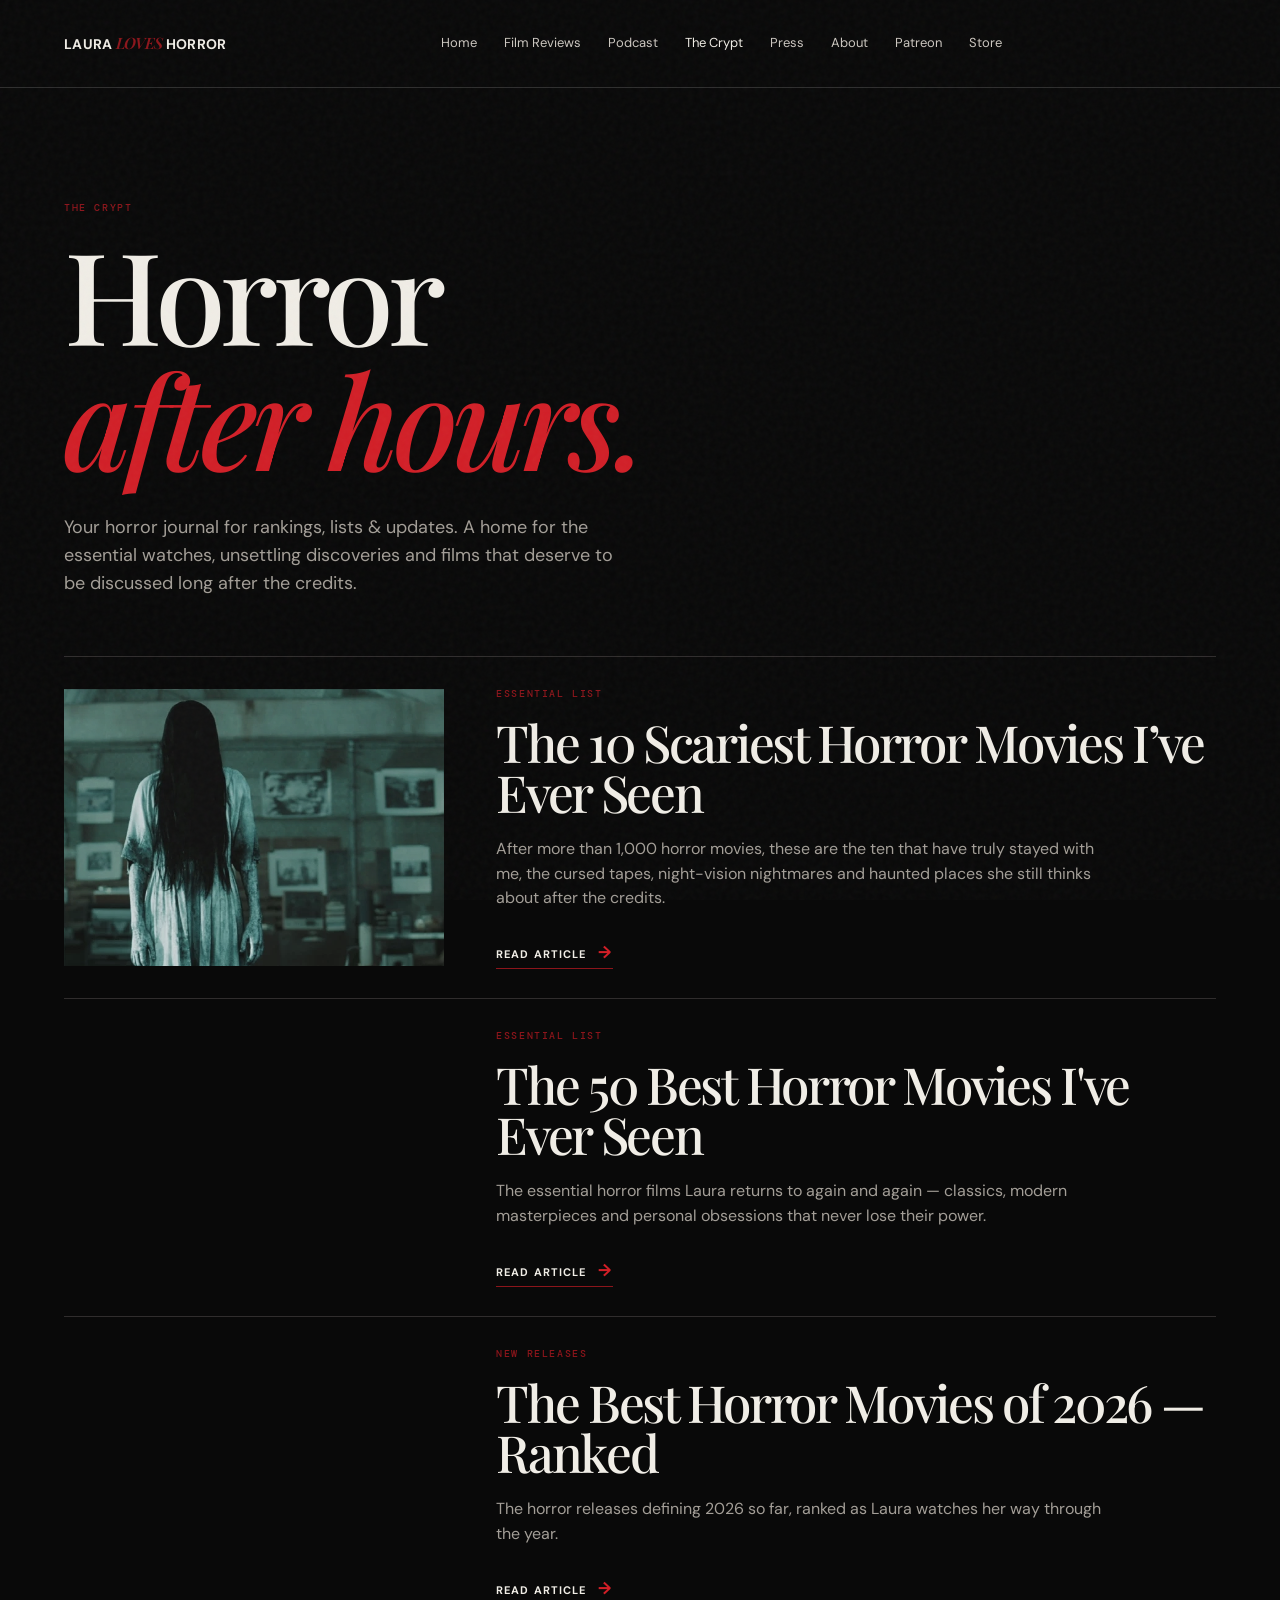
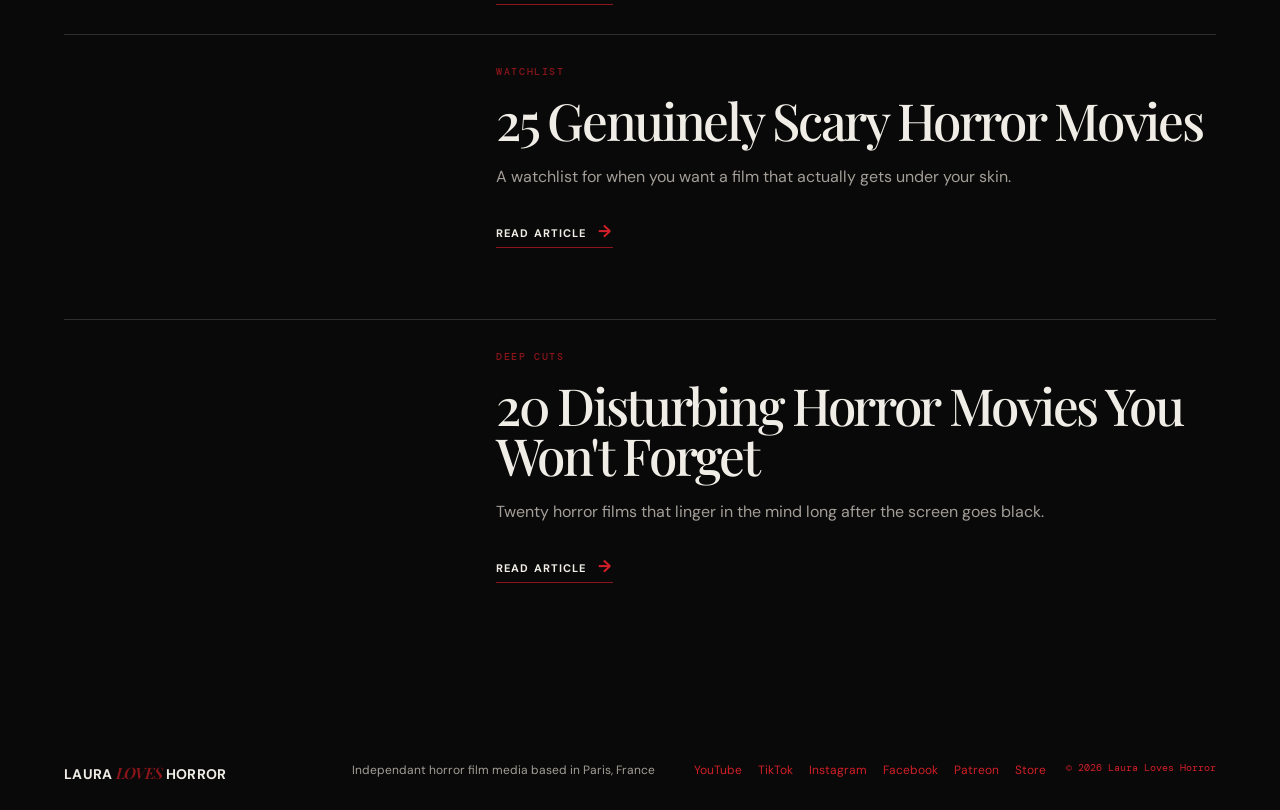
<file: the-crypt.html>
<!doctype html>
<html lang="en">
<head>
  <link rel="icon" type="image/svg+xml" href="favicon.svg" />
  <link rel="apple-touch-icon" href="favicon.svg" />
<!-- Google tag (gtag.js) -->
<script async src="https://www.googletagmanager.com/gtag/js?id=G-9XBMNHVZBS"></script>
<script>window.dataLayer=window.dataLayer||[];function gtag(){dataLayer.push(arguments)}gtag('js',new Date());gtag('config','G-9XBMNHVZBS');</script>
<meta charset="UTF-8"/><meta name="viewport" content="width=device-width,initial-scale=1.0"/><meta name="theme-color" content="#090909"/><meta name="description" content="The Crypt — Laura Loves Horror's journal for horror rankings, lists and updates."/><title>The Crypt | Laura Loves Horror</title><link rel="preconnect" href="https://fonts.googleapis.com"/><link rel="preconnect" href="https://fonts.gstatic.com" crossorigin/><link href="https://fonts.googleapis.com/css2?family=DM+Mono:wght@400;500&family=DM+Sans:opsz,wght@9..40,400;9..40,500;9..40,600;9..40,700&family=Playfair+Display:ital,wght@0,500;0,600;0,700;1,500&display=swap" rel="stylesheet"/><link rel="stylesheet" href="styles.css"/><link rel="stylesheet" href="extra.css"/><link rel="stylesheet" href="updates.css"/>
</head>
<body><div class="grain"></div><header class="site-header page-header"><a href="index.html" class="brand"><span class="brand-laura">LAURA</span> <span class="brand-loves">LOVES</span> HORROR<i></i></a><button class="menu-toggle" aria-label="Open menu" aria-expanded="false"><span></span><span></span></button><nav class="main-nav"><a href="index.html">Home</a><a href="reviews.html">Reviews</a><a href="podcast.html">Podcast</a><a class="active" href="the-crypt.html">The Crypt</a><a href="press.html">Press</a><a href="about.html">About</a><a data-shop-link href="#">Shop</a></nav></header><main class="page-main"><section class="crypt-page section-shell"><p class="eyebrow">The Crypt</p><h1>Horror<br/><em>after hours.</em></h1><p class="crypt-page-intro">Your horror journal for rankings, lists &amp; updates. A home for the essential watches, unsettling discoveries and films that deserve to be discussed long after the credits.</p><div id="crypt-articles"></div></section></main><footer><a class="brand" href="index.html"><span class="brand-laura">LAURA</span> <span class="brand-loves">LOVES</span> HORROR<i></i></a><p>Independent horror film media from Paris.</p><div class="socials"></div><small>© 2026 Laura Loves Horror</small></footer><script type="module" src="app.js"></script></body>
</html>
</file>
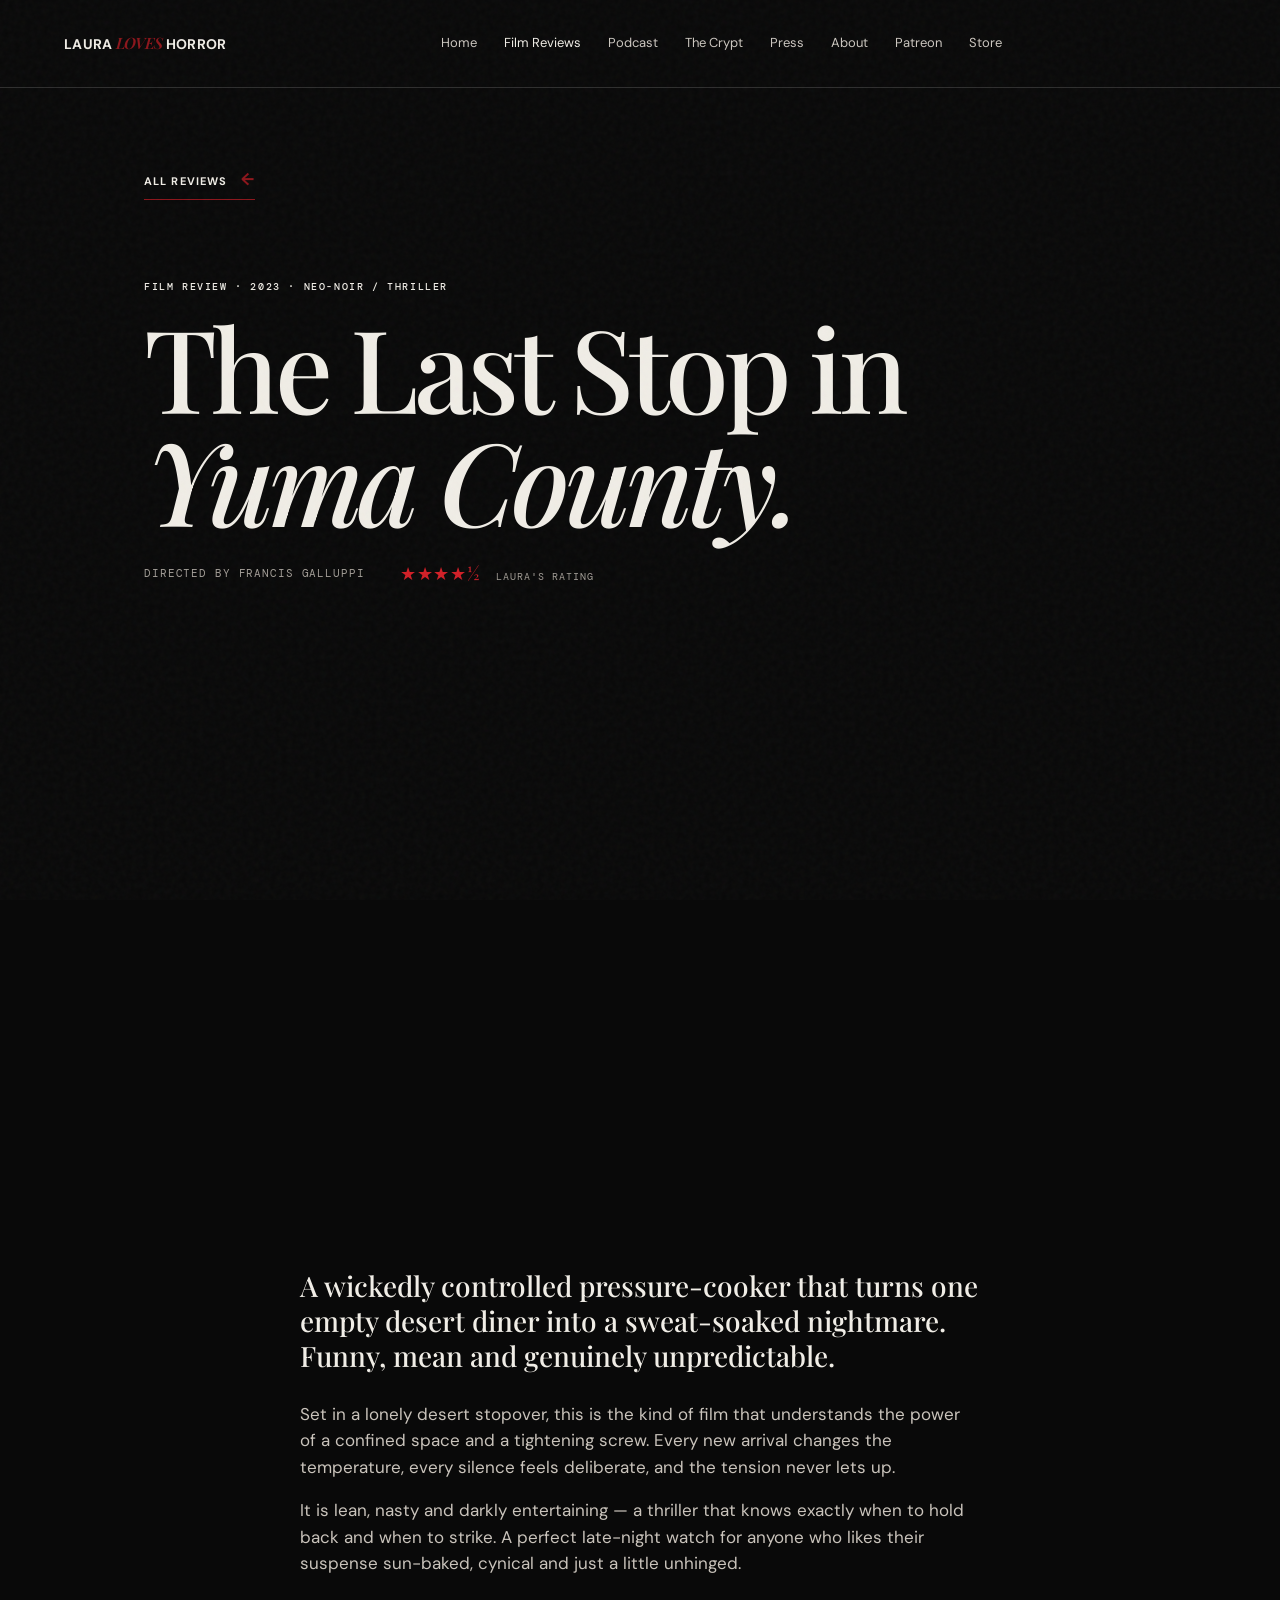
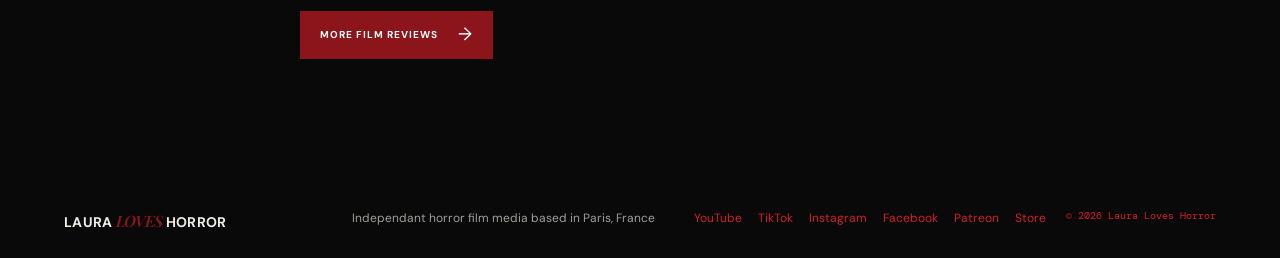
<file: the-last-stop-in-yuma-county.html>
<!doctype html><html lang="en"><head>
  <link rel="icon" type="image/svg+xml" href="favicon.svg" />
  <link rel="apple-touch-icon" href="favicon.svg" />
<!-- Google tag (gtag.js) -->
<script async src="https://www.googletagmanager.com/gtag/js?id=G-9XBMNHVZBS"></script>
<script>window.dataLayer=window.dataLayer||[];function gtag(){dataLayer.push(arguments)}gtag('js',new Date());gtag('config','G-9XBMNHVZBS');</script>
<meta charset="UTF-8"/><meta name="viewport" content="width=device-width,initial-scale=1.0"/><meta name="theme-color" content="#090909"/><title>The Last Stop in Yuma County | Laura Loves Horror</title><link rel="preconnect" href="https://fonts.googleapis.com"/><link rel="preconnect" href="https://fonts.gstatic.com" crossorigin/><link href="https://fonts.googleapis.com/css2?family=DM+Mono:wght@400;500&family=DM+Sans:opsz,wght@9..40,400;9..40,500;9..40,600;9..40,700&family=Playfair+Display:ital,wght@0,500;0,600;0,700;1,500&display=swap" rel="stylesheet"/><link rel="stylesheet" href="styles.css"/><link rel="stylesheet" href="extra.css"/><link rel="stylesheet" href="updates.css"/></head><body><div class="grain"></div><header class="site-header page-header"><a href="index.html" class="brand"><span class="brand-laura">LAURA</span> <span class="brand-loves">LOVES</span> HORROR<i></i></a><button class="menu-toggle" aria-label="Open menu" aria-expanded="false"><span></span><span></span></button><nav class="main-nav"><a href="index.html">Home</a><a class="active" href="reviews.html">Reviews</a><a href="podcast.html">Podcast</a><a href="the-crypt.html">The Crypt</a><a href="press.html">Press</a><a href="about.html">About</a><a data-shop-link href="#">Shop ↗</a></nav></header><main class="page-main"><article class="review-detail section-shell"><a class="text-link" href="reviews.html">All reviews <span>←</span></a><p class="eyebrow">Film review · 2023 · Neo-noir / Thriller</p><h1>The Last Stop in<br/><em>Yuma County.</em></h1><div class="review-detail-meta"><span>Directed by Francis Galluppi</span><span class="rating">★★★★½ <small>Laura's rating</small></span></div><div class="review-detail-image"></div><div class="review-detail-copy"><p class="lede">A wickedly controlled pressure-cooker that turns one empty desert diner into a sweat-soaked nightmare. Funny, mean and genuinely unpredictable.</p><p>Set in a lonely desert stopover, this is the kind of film that understands the power of a confined space and a tightening screw. Every new arrival changes the temperature, every silence feels deliberate, and the tension never lets up.</p><p>It is lean, nasty and darkly entertaining — a thriller that knows exactly when to hold back and when to strike. A perfect late-night watch for anyone who likes their suspense sun-baked, cynical and just a little unhinged.</p><a class="button button-primary" href="reviews.html">More film reviews <span>→</span></a></div></article></main><footer><a class="brand" href="index.html"><span class="brand-laura">LAURA</span> <span class="brand-loves">LOVES</span> HORROR<i></i></a><p>Independent horror film media from Paris.</p><div class="socials"></div><small>© 2026 Laura Loves Horror</small></footer><script type="module" src="app.js"></script></body></html>
</file>
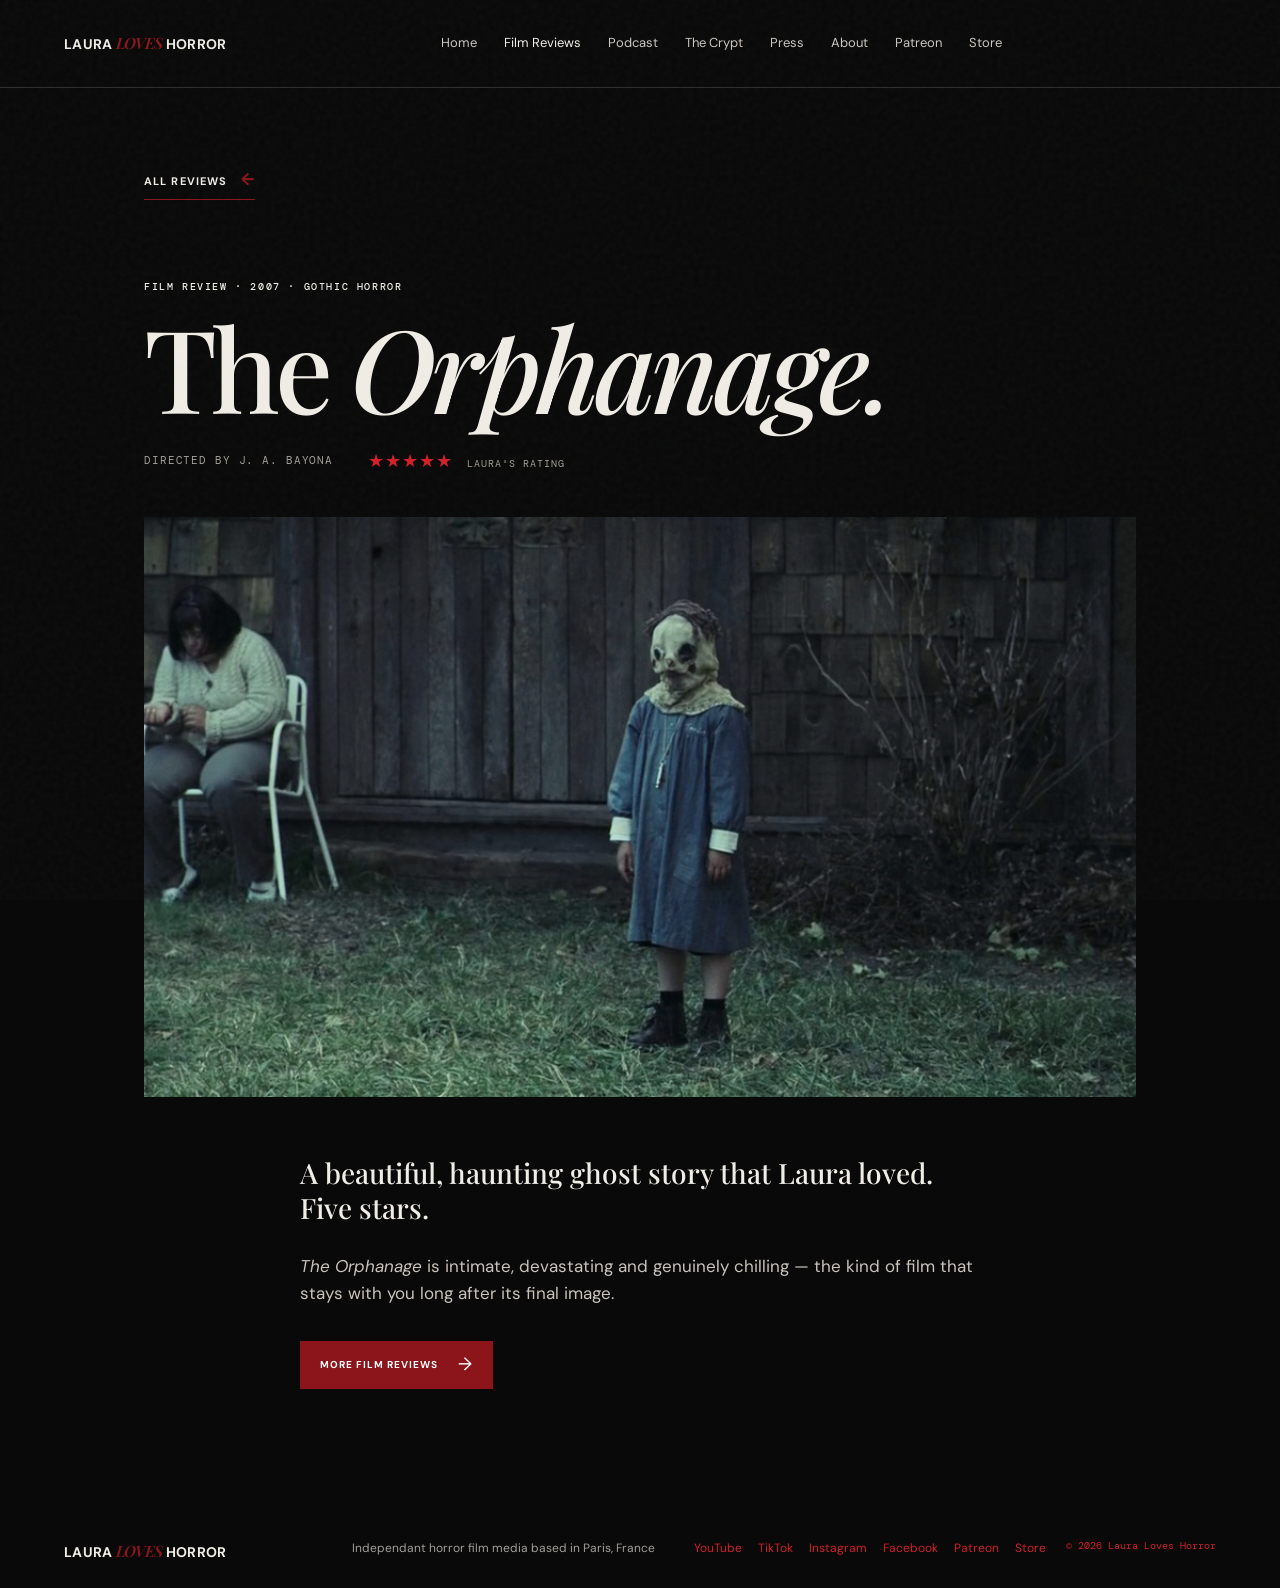
<file: the-orphanage.html>
<!doctype html><html lang="en"><head>
  <link rel="icon" type="image/svg+xml" href="favicon.svg" />
  <link rel="apple-touch-icon" href="favicon.svg" />
<!-- Google tag (gtag.js) -->
<script async src="https://www.googletagmanager.com/gtag/js?id=G-9XBMNHVZBS"></script>
<script>window.dataLayer=window.dataLayer||[];function gtag(){dataLayer.push(arguments)}gtag('js',new Date());gtag('config','G-9XBMNHVZBS');</script>
<meta charset="UTF-8"/><meta name="viewport" content="width=device-width,initial-scale=1.0"/><meta name="theme-color" content="#090909"/><title>The Orphanage | Laura Loves Horror</title><link rel="preconnect" href="https://fonts.googleapis.com"/><link rel="preconnect" href="https://fonts.gstatic.com" crossorigin/><link href="https://fonts.googleapis.com/css2?family=DM+Mono:wght@400;500&family=DM+Sans:opsz,wght@9..40,400;9..40,500;9..40,600;9..40,700&family=Playfair+Display:ital,wght@0,500;0,600;0,700;1,500&display=swap" rel="stylesheet"/><link rel="stylesheet" href="styles.css"/><link rel="stylesheet" href="extra.css"/><link rel="stylesheet" href="updates.css"/></head><body><div class="grain"></div><header class="site-header page-header"><a href="index.html" class="brand"><span class="brand-laura">LAURA</span> <span class="brand-loves">LOVES</span> HORROR<i></i></a><button class="menu-toggle" aria-label="Open menu" aria-expanded="false"><span></span><span></span></button><nav class="main-nav"><a href="index.html">Home</a><a class="active" href="reviews.html">Reviews</a><a href="podcast.html">Podcast</a><a href="the-crypt.html">The Crypt</a><a href="press.html">Press</a><a href="about.html">About</a><a data-shop-link href="#">Shop ↗</a></nav></header><main class="page-main"><article class="review-detail section-shell"><a class="text-link" href="reviews.html">All reviews <span>←</span></a><p class="eyebrow">Film review · 2007 · Gothic horror</p><h1>The <em>Orphanage.</em></h1><div class="review-detail-meta"><span>Directed by J. A. Bayona</span><span class="rating">★★★★★ <small>Laura's rating</small></span></div><div class="review-detail-image orphanage-image"></div><div class="review-detail-copy"><p class="lede">A beautiful, haunting ghost story that Laura loved. Five stars.</p><p><em>The Orphanage</em> is intimate, devastating and genuinely chilling — the kind of film that stays with you long after its final image.</p><a class="button button-primary" href="reviews.html">More film reviews <span>→</span></a></div></article></main><footer><a class="brand" href="index.html"><span class="brand-laura">LAURA</span> <span class="brand-loves">LOVES</span> HORROR<i></i></a><p>Independent horror film media from Paris.</p><div class="socials"></div><small>© 2026 Laura Loves Horror</small></footer><script type="module" src="app.js"></script></body></html>
</file>
<file: styles.css>
:root{--ink:#090909;--charcoal:#121212;--line:#302d2d;--paper:#f0ede6;--muted:#a39e97;--red:#bb1219;--red-hot:#d21f27;--serif:'Playfair Display',Georgia,serif;--sans:'DM Sans',Arial,sans-serif;--mono:'DM Mono',monospace}*{box-sizing:border-box}html{scroll-behavior:smooth}body{margin:0;background:var(--ink);color:var(--paper);font:16px/1.55 var(--sans)}a{color:inherit;text-decoration:none}.grain{position:fixed;inset:0;pointer-events:none;z-index:10;opacity:.045;background-image:url("data:image/svg+xml,%3Csvg viewBox='0 0 180 180' xmlns='http://www.w3.org/2000/svg'%3E%3Cfilter id='n'%3E%3CfeTurbulence type='fractalNoise' baseFrequency='.9' numOctaves='4' stitchTiles='stitch'/%3E%3C/filter%3E%3Crect width='100%25' height='100%25' filter='url(%23n)' opacity='.8'/%3E%3C/svg%3E")}.site-header{position:absolute;z-index:3;top:0;width:100%;height:88px;display:flex;align-items:center;padding:0 5vw;border-bottom:1px solid #ffffff26}.brand{font-weight:700;letter-spacing:.02em;font-size:14px;white-space:nowrap}.brand span{color:var(--red-hot)}.brand i{display:inline-block;width:6px;height:6px;background:var(--red-hot);border-radius:50%;margin:0 0 1px 5px}.main-nav{display:flex;gap:27px;margin:auto;font-size:13px}.main-nav a{color:#ccc7c0}.main-nav a:hover,.main-nav .active{color:var(--paper)}.header-contact{font-size:12px;text-transform:uppercase;letter-spacing:.09em;font-weight:600}.header-contact b{color:var(--red-hot);font-size:18px;margin-left:4px}.menu-toggle{display:none}.section-shell{padding:110px 5vw;max-width:1540px;margin:auto}.section-anchor{scroll-margin-top:0}.eyebrow{font:500 10px/1 var(--mono);text-transform:uppercase;letter-spacing:.16em;color:var(--red-hot);margin:0 0 18px}h1,h2{font-family:var(--serif);font-weight:500;line-height:.98;letter-spacing:-.045em;margin:0}h1{font-size:clamp(64px,10vw,157px)}h1 em,h2 em{font-style:italic;color:var(--red-hot)}h2{font-size:clamp(40px,5.4vw,76px)}.hero{height:min(850px,100svh);min-height:680px;position:relative;overflow:hidden;display:flex;align-items:center}.hero-image{position:absolute;inset:0;background:linear-gradient(90deg,#070707 10%,#08080800 66%),linear-gradient(0deg,#090909 0%,transparent 27%),url('https://images.unsplash.com/photo-1509281373149-e957c6296406?auto=format&fit=crop&w=2000&q=85') center/cover;filter:saturate(.4) contrast(1.13)}.hero-shade{position:absolute;inset:0;background:radial-gradient(circle at 60% 54%,#a1171b2e,transparent 29%)}.hero-content{position:relative;z-index:1;margin-left:10.5vw;max-width:690px;padding-top:85px}.hero-tagline{font:500 clamp(20px,2vw,28px)/1.15 var(--serif);margin:25px 0}.hero-copy{color:#c9c3bb;max-width:440px;font-size:15px;line-height:1.6}.button-row{display:flex;gap:12px;margin-top:32px}.button{display:inline-flex;align-items:center;justify-content:center;gap:20px;min-height:48px;padding:0 19px;text-transform:uppercase;letter-spacing:.1em;font-size:10px;font-weight:700;border:1px solid transparent;transition:.2s}.button span{font-size:18px;font-weight:400}.button-primary{background:var(--red-hot);color:#fff}.button-primary:hover{background:#ec252d;transform:translateY(-2px)}.button-ghost{border-color:#ffffff66}.button-ghost:hover,.button-outline:hover{border-color:var(--red-hot);color:var(--red-hot)}.button-outline{border-color:#625a56}.hero-side-note{position:absolute;z-index:1;right:5vw;bottom:110px;border-left:1px solid var(--red-hot);padding:3px 0 4px 15px;width:140px;font-size:12px}.hero-side-note span{font:10px var(--mono);color:var(--red-hot);display:block;margin-bottom:7px}.hero-side-note b{font-weight:500;line-height:1.4}.scroll-cue{position:absolute;bottom:28px;left:5vw;z-index:1;text-transform:uppercase;font:10px var(--mono);letter-spacing:.11em;color:#b0aaa1}.scroll-cue span{font-size:17px;color:var(--red-hot);margin-left:10px}.section-top{display:flex;justify-content:space-between;align-items:end;margin-bottom:45px}.text-link{font-size:11px;text-transform:uppercase;letter-spacing:.1em;font-weight:700;border-bottom:1px solid var(--red-hot);padding-bottom:7px}.text-link span{color:var(--red-hot);font-size:17px;margin-left:10px}.video-grid{display:grid;grid-template-columns:1.3fr 1fr 1fr;gap:18px}.video-card{position:relative;min-height:300px;overflow:hidden;background:#25201f;padding:22px;display:flex;flex-direction:column;justify-content:end}.video-card:first-child{min-height:420px}.video-card::before{content:"";position:absolute;inset:0;background:linear-gradient(0deg,#050505ee,transparent 62%),var(--image) center/cover;filter:grayscale(.4);transition:.45s}.video-card:hover::before{transform:scale(1.04);filter:grayscale(0)}.card-content{position:relative}.video-meta,.review-meta{color:var(--red-hot);font:10px var(--mono);letter-spacing:.08em;text-transform:uppercase}.video-card h3{font:500 24px/1.1 var(--serif);margin:10px 0 0;max-width:330px}.video-card:not(:first-child) h3{font-size:19px}.play{position:absolute;top:18px;right:18px;width:39px;height:39px;border:1px solid #fff7;border-radius:50%;display:grid;place-items:center;padding-left:2px;z-index:1}.reviews-panel{background:var(--charcoal);border-top:1px solid #242121}.feature-review{min-height:520px;display:grid;grid-template-columns:36% 1fr;background:#1a1818}.review-art{position:relative;overflow:hidden;background:var(--image) center/cover}.review-art:after{content:"";position:absolute;inset:0;background:linear-gradient(90deg,transparent,#1a1818)}.review-content{padding:65px 8%;align-self:center;max-width:680px}.review-content h3{font:500 clamp(43px,5vw,70px)/1 var(--serif);margin:16px 0}.rating{color:var(--red-hot);font:18px var(--serif);margin:20px 0}.rating small{font:10px var(--mono);color:var(--muted);text-transform:uppercase;letter-spacing:.1em;margin-left:10px}.review-content p{color:#c1bbb4;max-width:540px}.review-content .button{margin-top:16px}.recommendations{padding-bottom:120px}.intro-note{max-width:280px;color:var(--muted);font-size:14px}.recommendation-grid{display:grid;grid-template-columns:repeat(4,1fr);gap:14px;margin-bottom:34px}.recommendation-card{border-top:1px solid #4c4441;padding:17px 0 24px;position:relative}.recommendation-card .number{font:10px var(--mono);color:var(--red-hot)}.recommendation-card h3{font:500 25px/1.06 var(--serif);margin:42px 0 8px}.recommendation-card p{font-size:12px;color:var(--muted);margin:0}.rec-visual{height:164px;margin-top:20px;background:var(--image) center/cover;filter:grayscale(.45) contrast(1.1);transition:.3s}.recommendation-card:hover .rec-visual{filter:grayscale(0)}.about-banner{min-height:530px;background:#a51419;position:relative;overflow:hidden;display:grid;grid-template-columns:40% 1fr;isolation:isolate}.about-image{background:linear-gradient(90deg,#a5141960,#a5141900),url('https://images.unsplash.com/photo-1534528741775-53994a69daeb?auto=format&fit=crop&w=1000&q=85') center 27%/cover;filter:grayscale(1) contrast(1.25)}.about-copy{padding:85px 10%;z-index:1;max-width:650px}.about-copy .eyebrow{color:#180707}.about-copy h2{font-size:clamp(48px,6vw,82px)}.about-copy h2 em{color:#180707}.about-copy>p{max-width:500px}.about-copy .text-link{border-color:#250606}.about-copy .text-link span{color:#210707}.big-word{position:absolute;font:500 32vw/.7 var(--serif);right:-1.5vw;bottom:-2vw;color:#ffffff0d;letter-spacing:-.1em;z-index:-1}.youtube-section{background:#080808 url("data:image/svg+xml,%3Csvg viewBox='0 0 100 100' xmlns='http://www.w3.org/2000/svg'%3E%3Cpath d='M0 50h100M50 0v100' stroke='%23fff' stroke-opacity='.035'/%3E%3C/svg%3E");border-bottom:1px solid #292525}.youtube-intro{display:grid;grid-template-columns:1fr .58fr;gap:60px;align-items:end}.youtube-intro p{color:var(--muted);max-width:360px;margin:0}.youtube-intro .button{justify-self:start;margin-top:12px}.stats{display:grid;grid-template-columns:repeat(3,1fr);border-top:1px solid var(--line);margin-top:70px}.stats div{padding:28px 0;border-right:1px solid var(--line)}.stats div+div{padding-left:10%}.stats strong{display:block;font:500 clamp(40px,5vw,66px)/1 var(--serif);color:var(--red-hot)}.stats span{display:block;font:10px var(--mono);text-transform:uppercase;color:var(--muted);letter-spacing:.08em;margin-top:11px}.press-section{background:#f0ede6;color:#141313}.press-layout{display:grid;grid-template-columns:1fr 1fr;gap:11vw}.press-layout h2 em{color:var(--red)}.press-copy{max-width:480px;margin:30px 0;color:#554f49}.performance{padding-top:6px}.performance .eyebrow{color:var(--red)}.performance>div{border-top:1px solid #c7c0b7;padding:21px 0;display:flex;gap:27px;align-items:baseline}.performance b{font:500 43px/1 var(--serif);color:var(--red)}.performance span{font-size:13px;max-width:215px}.audience-line{font:10px var(--mono);line-height:1.7;text-transform:uppercase;letter-spacing:.08em;margin-top:38px}.audience-line span{color:#776e66}.events{border-bottom:1px solid var(--line)}.event-list{display:grid;grid-template-columns:1fr 1fr}.event{padding:30px 18px 30px 0;border-top:1px solid var(--line);display:grid;grid-template-columns:70px 1fr 80px;gap:15px}.event:nth-child(even){padding-left:18px;border-left:1px solid var(--line)}.event time{font:10px var(--mono);color:var(--red-hot)}.event h3{font:500 24px/1.05 var(--serif);margin:0 0 8px}.event p{font-size:12px;color:var(--muted);margin:0}.event .arrow{color:var(--red-hot);justify-self:end;font-size:20px}.about-page{padding-top:100px;padding-bottom:100px}.about-page-grid{display:grid;grid-template-columns:1.1fr 1fr;gap:10vw}.about-page-grid>div>p{font:19px/1.6 var(--serif);margin:0;color:#d5cfc6}.topic-list{display:flex;flex-wrap:wrap;gap:8px;margin-top:30px}.topic-list span{border:1px solid #4b4541;padding:8px 11px;font:10px var(--mono);text-transform:uppercase;color:#c6bdb6}.contact-section{background:#191616}.contact-layout{display:grid;grid-template-columns:.9fr 1.1fr;gap:12vw}.contact-layout>div>p:not(.eyebrow){color:var(--muted);max-width:350px;margin:28px 0}.email{font:500 17px var(--serif);border-bottom:1px solid var(--red-hot);padding-bottom:6px}.email span{color:var(--red-hot)}.contact-form{display:grid;grid-template-columns:1fr 1fr;gap:22px 18px}.contact-form label{font:10px var(--mono);text-transform:uppercase;letter-spacing:.08em;color:var(--muted)}.contact-form input,.contact-form select,.contact-form textarea{width:100%;border:0;border-bottom:1px solid #4d4642;background:transparent;color:var(--paper);font:14px var(--sans);padding:13px 0 10px;outline:none;border-radius:0}.contact-form select option{background:#191616}.contact-form textarea{height:74px;resize:vertical}.contact-form input:focus,.contact-form select:focus,.contact-form textarea:focus{border-color:var(--red-hot)}.full{grid-column:1/-1}.contact-form .button{justify-self:start;margin-top:6px}footer{padding:40px 5vw 24px;display:grid;grid-template-columns:1fr 1.2fr 1.2fr auto;align-items:start;gap:20px;color:var(--muted);font-size:12px}footer p{margin:0}.socials{display:flex;gap:16px}.socials a:hover{color:var(--red-hot)}footer small{font:10px var(--mono);white-space:nowrap}@media(max-width:760px){.site-header{height:68px;padding:0 20px}.main-nav,.header-contact{display:none}.menu-toggle{display:flex;margin-left:auto;width:33px;height:33px;align-items:center;justify-content:center;gap:5px;flex-direction:column;background:transparent;border:0}.menu-toggle span{display:block;height:1px;background:var(--paper);width:22px}.main-nav.open{display:flex;position:absolute;top:68px;left:0;width:100%;padding:22px 20px;background:#111;flex-direction:column;gap:18px;border-bottom:1px solid var(--line)}.hero{min-height:630px}.hero-content{margin-left:20px;padding-top:64px;margin-right:20px}.hero-side-note{display:none}.hero-copy{font-size:14px}.button-row{flex-wrap:wrap}.section-shell{padding:72px 20px}.section-top{gap:20px;align-items:end;margin-bottom:29px}.section-top .text-link{white-space:nowrap}.video-grid{grid-template-columns:1fr;gap:10px}.video-card,.video-card:first-child{min-height:275px}.video-card h3,.video-card:not(:first-child) h3{font-size:24px}.reviews-heading .text-link{display:none}.feature-review{grid-template-columns:1fr;min-height:0}.review-art{height:270px}.review-art:after{background:linear-gradient(0deg,#1a1818,transparent)}.review-content{padding:38px 26px 42px}.recommendations{padding-bottom:72px}.recommendations .section-top{display:block}.intro-note{margin-top:23px}.recommendation-grid{grid-template-columns:1fr 1fr;gap:10px}.recommendation-card h3{font-size:21px;margin-top:32px}.rec-visual{height:118px}.about-banner{grid-template-columns:1fr;min-height:610px}.about-image{height:250px}.about-copy{padding:53px 20px}.big-word{font-size:54vw;bottom:0}.youtube-intro{grid-template-columns:1fr;gap:20px}.youtube-intro .button{margin-top:3px}.stats{margin-top:48px;grid-template-columns:1fr}.stats div,.stats div+div{padding:19px 0;border-right:0;border-bottom:1px solid var(--line);padding-left:0}.stats strong{font-size:46px}.press-layout,.about-page-grid,.contact-layout{grid-template-columns:1fr;gap:46px}.press-layout{gap:52px}.events .section-top .text-link{display:none}.event-list{grid-template-columns:1fr}.event:nth-child(even){padding-left:0;border-left:0}.event{grid-template-columns:55px 1fr 22px}.about-page{padding-top:73px;padding-bottom:73px}.about-page-grid>div>p{font-size:17px}.contact-layout{gap:45px}.contact-form{grid-template-columns:1fr}.contact-form .full{grid-column:auto}footer{padding:35px 20px 25px;grid-template-columns:1fr 1fr;gap:20px}footer p{grid-column:1/-1}.socials{grid-column:1/-1;flex-wrap:wrap}footer small{grid-column:1/-1}.scroll-cue{left:20px}.hero-image{background-position:57% center}}
</file>
<file: extra.css>
.review-archive{border-bottom:1px solid var(--line)}.search{border-bottom:1px solid #554e49;display:flex;align-items:center;gap:9px;padding-bottom:8px;width:235px;color:var(--red-hot)}.search input{width:100%;background:transparent;border:0;outline:0;color:var(--paper);font:13px var(--sans)}.search input::placeholder{color:#817a73}.filter-row{display:flex;gap:8px;flex-wrap:wrap;margin-bottom:31px}.filter{border:1px solid #48413d;background:transparent;color:#c8c1bb;padding:8px 10px;font:10px var(--mono);text-transform:uppercase;letter-spacing:.04em;cursor:pointer;transition:.2s}.filter:hover,.filter.active{color:#fff;border-color:var(--red-hot);background:var(--red-hot)}.review-grid{display:grid;grid-template-columns:repeat(4,1fr);gap:14px}.archive-card{min-height:305px;padding:18px;display:flex;flex-direction:column;justify-content:end;position:relative;overflow:hidden;background:#1b1b1b}.archive-card:before{content:"";position:absolute;inset:0;background:linear-gradient(0deg,#090909f5,transparent 80%),var(--image) center/cover;filter:grayscale(.5);transition:.25s}.archive-card:hover:before{transform:scale(1.04);filter:grayscale(0)}.archive-card>*{position:relative}.archive-card .review-meta{margin:0}.archive-card h3{font:500 25px/1.05 var(--serif);margin:8px 0}.archive-card .rating{margin:0;font-size:14px}.watchlist-archive{background:#151313;border-top:1px solid #2c2725;border-bottom:1px solid #2c2725}.archive-intro{max-width:255px;color:var(--muted);font-size:13px;margin:0}.watchlist-grid{display:grid;grid-template-columns:repeat(3,1fr);border-top:1px solid #514945}.watchlist{padding:28px 20px 31px 0;border-bottom:1px solid #514945;min-height:210px;display:flex;flex-direction:column}.watchlist:nth-child(3n+2),.watchlist:nth-child(3n){padding-left:20px;border-left:1px solid #514945}.watchlist span{color:var(--red-hot);font:10px var(--mono)}.watchlist h3{font:500 29px/1.06 var(--serif);margin:32px 0 12px}.watchlist p{font-size:12px;color:var(--muted);margin:0;max-width:260px}@media(max-width:760px){.search{width:170px}.review-grid{grid-template-columns:1fr 1fr;gap:10px}.archive-card{min-height:240px;padding:13px}.archive-card h3{font-size:21px}.watchlist-grid{grid-template-columns:1fr}.watchlist,.watchlist:nth-child(3n+2),.watchlist:nth-child(3n){padding:23px 0;border-left:0;min-height:0}.watchlist h3{font-size:25px;margin:20px 0 9px}.archive-intro{display:none}}
.hero-image{background:#090909!important}.hero-shade{background:radial-gradient(circle at 82% 42%,#4d080c28,transparent 30%)!important}.video-grid{grid-template-columns:1.35fr 1fr 1fr}.video-embed{min-height:420px;background:#100d0d;border-top:2px solid #751015;display:flex;flex-direction:column}.video-embed iframe{width:100%;aspect-ratio:16/9;border:0;background:#000}.embed-caption{padding:18px 20px;display:flex;justify-content:space-between;align-items:center;margin-top:auto}.embed-caption .video-meta{margin:0}.embed-caption a{font:10px var(--mono);color:var(--paper);text-transform:uppercase;letter-spacing:.08em}.embed-caption a span{color:#8c151b;font-size:16px}.plain-video{background:#151313!important;border-top:1px solid #543235}.plain-video:before{display:none}.plain-video:nth-child(3){background:linear-gradient(145deg,#151313 0%,#240b0d 100%)!important}.plain-video:hover{background:#211517!important}.plain-video .play{border-color:#8c151b;color:#8c151b}.rec-visual{background:linear-gradient(145deg,#171313,#2b0d10)!important;filter:none!important}.rec-visual:after{content:'LLH';display:grid;place-items:center;height:100%;color:#7b1218;font:500 39px var(--serif);letter-spacing:-.1em}.archive-card{background:#151313!important;border-top:1px solid #4f2e30}.archive-card:before{display:none}.archive-card:nth-child(4n+2){background:#1d1011!important}.archive-card:nth-child(4n+3){background:#120f0f!important}.archive-card:nth-child(4n+4){background:#200d0f!important}.about-banner{background:#6b0d11}.about-image{filter:grayscale(1) contrast(1.25) brightness(.7)}.button-primary{background:#8c151b}.button-primary:hover{background:#a91a21}.filter:hover,.filter.active{border-color:#8c151b;background:#8c151b}.brand span,.eyebrow,.video-meta,.review-meta,.number,.watchlist span,.event time{color:#8c151b}.text-link span,.header-contact b,.scroll-cue span,.play,.event .arrow,.email span{color:#8c151b}.text-link,.email{border-color:#8c151b}.hero-side-note{border-color:#8c151b}.stats strong{color:#8c151b}@media(max-width:760px){.video-grid{grid-template-columns:1fr}.video-embed{min-height:0}.embed-caption{padding:14px}.embed-caption a{font-size:9px}.video-embed iframe{min-height:auto}}
.public-stat{grid-template-columns:220px;max-width:360px}.public-stat div{border-right:0}.podcast-section{background:#6b0d11;color:#f0ede6}.podcast-layout{display:grid;grid-template-columns:1.2fr .8fr;gap:10vw;align-items:end;min-height:410px}.podcast-kicker{font:12px var(--mono);text-transform:uppercase;letter-spacing:.1em;margin:0 0 18px}.podcast-section h2{font-size:clamp(54px,7vw,105px)}.podcast-section h2 em{color:#1a0708}.podcast-note{border-left:1px solid #2a0708;padding-left:23px;display:flex;flex-direction:column;gap:24px}.podcast-note>span:first-child{font:10px var(--mono);color:#250708}.podcast-note p{font:21px/1.4 var(--serif);margin:0}.coming-soon{font:10px var(--mono);letter-spacing:.15em;text-transform:uppercase;color:#240708}.shop-link{color:#e5ddd5!important}.shop-link:hover{color:#8c151b!important}@media(max-width:760px){.public-stat{grid-template-columns:1fr;max-width:none}.podcast-layout{grid-template-columns:1fr;gap:50px;min-height:0}.podcast-note{padding-left:17px}.podcast-note p{font-size:18px}}
</file>
<file: updates.css>
/* Personal portrait and final identity refinements. */
.about-image{background:linear-gradient(90deg,#6b0d1133,#6b0d1100),url('laura-portrait.png') center 28%/cover!important;filter:grayscale(1) contrast(1.13) brightness(.78)!important}.collaborate{color:#8c151b;font-size:clamp(58px,6vw,88px)}@media(max-width:760px){.about-image{background-position:center 22%!important}.collaborate{font-size:clamp(54px,15vw,72px)}}
.brand .brand-laura{color:var(--paper)}.brand .brand-loves{color:#8c151b}.site-header .brand .brand-horror{color:var(--paper)!important}
/* 2026 editorial site update */
.brand .brand-loves{font-family:var(--serif);font-style:italic;font-weight:600;letter-spacing:-.04em}.page-header{position:relative;background:#090909}.page-main{min-height:65vh}.hero-image{background:#090909!important}.hero-portrait{position:absolute;inset:88px auto 0 5vw;width:31vw;background:linear-gradient(90deg,#090909 0%,transparent 28%),linear-gradient(0deg,#090909 0%,transparent 35%),url('laura-portrait.png') center top/cover no-repeat;filter:grayscale(1) contrast(1.08) brightness(.68);opacity:.56;mix-blend-mode:screen}.hero-content{margin-left:41vw;max-width:660px}.hero-shade{background:radial-gradient(circle at 72% 50%,#4d080c28,transparent 31%)!important}.review-archive{background:#090909;min-height:75vh}.archive-card:before{display:block;background:linear-gradient(0deg,#090909f2 0%,#09090916 72%),var(--image) center/cover!important;filter:grayscale(.35) contrast(1.05)!important}.archive-card:hover:before{filter:grayscale(0)!important}.letterboxd-callout{border-top:1px solid #463a38;margin-top:58px;padding-top:32px;display:flex;align-items:center;justify-content:space-between;gap:25px}.letterboxd-callout p{font:500 clamp(22px,3vw,35px)/1.1 var(--serif);margin:0;max-width:520px}.letterboxd-callout strong{color:#8c151b;font-weight:500}.podcast-page{min-height:calc(100vh - 88px);display:flex;align-items:center}.podcast-page h1{font-size:clamp(60px,9vw,140px)}.press-section .section-shell{min-height:calc(100vh - 88px);align-content:center}.about-page{min-height:calc(100vh - 88px)}@media(max-width:760px){.hero-portrait{inset:68px auto auto 0;width:67vw;height:325px;opacity:.31}.hero-content{margin-left:20px;margin-right:20px;padding-top:270px}.hero{height:auto;min-height:725px}.letterboxd-callout{display:block}.letterboxd-callout .button{margin-top:22px}.podcast-page{min-height:calc(100vh - 68px)}.press-section .section-shell,.about-page{min-height:0}}
.letterboxd-action{display:flex;align-items:center;gap:15px;flex-shrink:0}.letterboxd-action img{width:78px;height:78px;border-radius:50%;object-fit:cover}@media(max-width:760px){.letterboxd-action{margin-top:22px}.letterboxd-callout .button{margin-top:0}.letterboxd-action img{width:62px;height:62px}}
.podcast-section .eyebrow{color:#170405;font-weight:700}.podcast-note>span:first-child,.coming-soon{font-weight:700;color:#170405}.about-label{color:var(--paper)!important;font-weight:700}.about-headline,.about-headline em{color:#8c151b!important;font-style:normal}
.letterboxd-handle{color:#8c151b;font-weight:500}.letterboxd-handle:hover{text-decoration:underline;text-underline-offset:5px}
.hero-portrait{inset:88px 5vw 0 auto;background:linear-gradient(270deg,#090909 0%,transparent 28%),linear-gradient(0deg,#090909 0%,transparent 35%),url('laura-portrait.png') center top/cover no-repeat}.hero-content{margin-left:10.5vw}@media(max-width:760px){.hero-portrait{inset:68px 0 auto auto}.hero-content{margin-left:20px}}
.collaborate{color:var(--red-hot)}
.hero-side-note{display:none}
.about-headline em{font-style:italic}
.review-detail{max-width:1120px;padding-top:78px}.review-detail>.text-link{display:inline-block;margin-bottom:82px}.review-detail>h1{font-size:clamp(58px,9vw,130px);margin:17px 0 25px}.review-detail-meta{display:flex;gap:35px;align-items:center;color:var(--muted);font:11px var(--mono);text-transform:uppercase;letter-spacing:.08em;margin-bottom:45px}.review-detail-meta .rating{margin:0}.review-detail-image{height:min(56vw,580px);background:linear-gradient(0deg,#09090924,#09090924),url('https://images.unsplash.com/photo-1517604931442-7e0c8ed2963c?auto=format&fit=crop&w=1600&q=85') center/cover}.review-detail-copy{max-width:680px;margin:58px auto 0;color:#c9c3bb;font-size:17px}.review-detail-copy .lede{font:500 28px/1.25 var(--serif);color:var(--paper)}.review-detail-copy .button{margin-top:18px}@media(max-width:760px){.review-detail{padding-top:48px}.review-detail>.text-link{margin-bottom:54px}.review-detail-meta{display:block;line-height:2.2}.review-detail-image{height:300px}.review-detail-copy{font-size:16px;margin-top:36px}.review-detail-copy .lede{font-size:23px}}
.video-grid{grid-template-columns:repeat(3,1fr)}.video-embed,.video-embed-featured{min-height:0!important}.scroll-cue{display:none}@media(max-width:760px){.video-grid{grid-template-columns:1fr}}
.archive-card{cursor:pointer}.archive-card:hover{color:var(--paper)}.review-detail-image[style]{background:linear-gradient(0deg,#09090924,#09090924),var(--image) center/cover}
.watch-here{display:inline-block;margin-top:7px;color:#8c151b;font-family:var(--sans);font-size:13px;font-style:italic;font-weight:500}.watch-here:hover{text-decoration:underline;text-underline-offset:4px}
.lifetime-metrics{background:#70060a;color:var(--paper)}.lifetime-grid{display:grid;grid-template-columns:repeat(3,1fr);margin-top:30px}.lifetime-grid>div{padding:12px 8vw 22px 0;border-right:1px solid #d29a9b}.lifetime-grid>div+div{padding-left:8vw}.lifetime-grid>div:last-child{border-right:0}.lifetime-grid span{display:block;font:500 11px/1.1 var(--mono);letter-spacing:.13em;text-transform:uppercase}.lifetime-grid strong{display:block;font:500 clamp(48px,7vw,94px)/1 var(--serif);margin-top:30px}@media(max-width:760px){.lifetime-grid{grid-template-columns:1fr}.lifetime-grid>div,.lifetime-grid>div+div{padding:24px 0;border-right:0;border-bottom:1px solid #d29a9b}.lifetime-grid strong{font-size:56px;margin-top:18px}}
.press-section{background:#090909;color:var(--paper)}.press-copy{color:#d5cfc6}.performance>div{border-color:#423b38}.performance span{color:#e5ded6}.performance .eyebrow{color:#8c151b}
.brand i{display:none}.brand .brand-loves{font-size:1.12em}
.orphanage-image{background:linear-gradient(0deg,#09090924,#09090924),url('orphanage-still.jpg') center/cover}
.lifetime-metrics{background:#090909}.lifetime-grid>div{border-color:#423b38}
.review-detail h1 em{color:var(--paper)}.review-detail .eyebrow{color:var(--paper)}.feature-review .review-meta,.feature-review .rating{color:var(--red-hot)}.feature-review .rating small{color:var(--muted)}
.brand{color:var(--paper)}.press-section .section-shell{min-height:calc(100vh - 370px)}footer,footer *{color:var(--red-hot)}footer .brand .brand-laura,footer .brand .brand-loves{color:var(--red-hot)}footer .socials a:hover{color:var(--paper)}@media(max-width:760px){.press-section .section-shell{min-height:0}}
.contact-section{background:#101010}
.archive-card .review-meta{color:var(--paper)}
.crypt-preview{background:#101010;border-top:1px solid var(--line);border-bottom:1px solid var(--line)}.crypt-intro{color:var(--muted);max-width:410px;margin:-20px 0 38px;font-size:16px}.crypt-grid{display:grid;grid-template-columns:repeat(3,1fr);gap:16px}.crypt-card{position:relative;min-height:330px;padding:24px;display:flex;flex-direction:column;justify-content:flex-end;overflow:hidden;border-top:1px solid #7d1a20;background:#181313}.crypt-card:before{content:"";position:absolute;inset:0;background:linear-gradient(0deg,#0b0909 6%,#0b09093d 72%),var(--image) center/cover;filter:grayscale(.65);transition:.3s}.crypt-card:hover:before{transform:scale(1.04);filter:grayscale(.15)}.crypt-card>*{position:relative}.crypt-card span{font:10px var(--mono);letter-spacing:.1em;text-transform:uppercase;color:var(--paper)}.crypt-card h3{font:500 clamp(26px,2.4vw,36px)/1.03 var(--serif);margin:12px 0 23px;max-width:350px}.crypt-card b{font:700 10px var(--sans);letter-spacing:.12em;text-transform:uppercase}.crypt-card i{color:var(--red-hot);font-style:normal;font-size:17px;margin-left:8px}.crypt-page{padding-top:115px}.crypt-page-intro{max-width:570px;color:var(--muted);font-size:18px;margin:32px 0 58px}.crypt-article{display:grid;grid-template-columns:33% 1fr;gap:52px;padding:32px 0;border-top:1px solid var(--line)}.crypt-article-image{min-height:220px;background:var(--image) center/cover;filter:grayscale(.45)}.crypt-article h2{font-size:clamp(36px,4vw,58px);max-width:740px}.crypt-article>div>p:not(.eyebrow){max-width:610px;color:var(--muted);margin:20px 0 28px}@media(max-width:760px){.crypt-grid{grid-template-columns:1fr}.crypt-card{min-height:270px}.crypt-page{padding-top:80px}.crypt-page-intro{margin:23px 0 38px;font-size:16px}.crypt-article{grid-template-columns:1fr;gap:22px;padding:25px 0}.crypt-article-image{min-height:210px}.crypt-article h2{font-size:38px}}
.collaborate{color:#8c151b}
footer .brand{color:var(--paper)}footer .brand .brand-laura{color:var(--paper)}footer .brand .brand-loves{color:#8c151b}
footer p{color:var(--muted)}

/* The Crypt article pages and Film Reviews rating filters */
.crypt-article{transition:background .2s ease,padding .2s ease}.crypt-article:hover{background:#ffffff06;padding-left:16px;padding-right:16px}.crypt-article:hover .crypt-article-image{filter:grayscale(0)}.crypt-article .text-link b{color:var(--red-hot);font-size:17px;margin-left:8px}.crypt-article-page{padding-top:115px;max-width:1240px}.crypt-article-page>.text-link{display:inline-block;margin-bottom:42px}.crypt-article-page>.eyebrow{margin-bottom:20px}.crypt-article-page h1{font-size:clamp(54px,7.2vw,110px);max-width:1100px}.crypt-hero-image{height:min(540px,58vw);margin:52px 0;background:linear-gradient(0deg,#09090918,#09090918),var(--image) center/cover;filter:grayscale(.25)}.crypt-reading{max-width:720px;margin:0 auto 34px}.crypt-reading p{color:#c7c1ba;font-size:18px;line-height:1.65}.crypt-reading .lede{font:500 30px/1.23 var(--serif);color:var(--paper)}.crypt-reading .button{margin-top:20px}.rating-filter-row{display:flex;align-items:center;gap:8px;flex-wrap:wrap;margin:-14px 0 31px}.rating-filter-row:before{content:'Rating';font:10px var(--mono);letter-spacing:.12em;text-transform:uppercase;color:var(--muted);margin-right:5px}.rating-filter{appearance:none;background:transparent;border:1px solid var(--line);color:var(--paper);padding:10px 13px;font:12px/1 var(--sans);letter-spacing:.08em;cursor:pointer;transition:.2s}.rating-filter:hover,.rating-filter.active{background:var(--red-hot);border-color:var(--red-hot);color:#fff}.podcast-social-follow{margin:36px auto 0;text-align:center}.podcast-social-follow p{font:500 30px/1.1 var(--serif);font-style:italic;color:#111;margin:0 0 18px}.podcast-social-icons{display:flex;justify-content:center;gap:12px}.podcast-social-icon{width:42px;height:42px;border-radius:50%;background:#111;color:#fff;display:grid;place-items:center;font:600 19px/1 var(--sans);text-decoration:none;transition:transform .2s,background .2s}.podcast-social-icon:hover{transform:translateY(-3px);background:#2a2a2a}.podcast-social-icon[aria-label*="Instagram"]{background:#111}@media(max-width:760px){.crypt-article:hover{padding-left:0;padding-right:0}.crypt-article-page{padding-top:80px}.crypt-article-page>.text-link{margin-bottom:30px}.crypt-hero-image{margin:34px 0;height:280px}.crypt-reading p{font-size:16px}.crypt-reading .lede{font-size:25px}.rating-filter-row{margin:-6px 0 25px}.rating-filter-row:before{width:100%;margin-bottom:3px}.podcast-social-follow{margin-top:30px}}

/* Full-length Crypt article */
.longform{max-width:1120px;padding-top:105px;padding-bottom:110px}.longform-back{display:inline-block;margin-bottom:43px}.longform h1{font-size:clamp(50px,7vw,100px);max-width:1060px;line-height:.96}.longform h1 em{color:var(--red-hot)}.longform-dek{max-width:720px;margin:32px 0 20px;font-size:clamp(19px,2vw,25px);line-height:1.4;color:#d0c9c2}.spoiler-note{display:inline-block;padding:10px 13px;border:1px solid var(--line);font:10px/1.2 var(--mono);letter-spacing:.09em;text-transform:uppercase;color:var(--red-hot);margin:0 0 45px}.longform-feature{margin:0 0 66px}.longform-feature img{display:block;width:100%;max-height:600px;object-fit:cover;filter:saturate(.78) contrast(1.04)}.longform-feature figcaption{margin-top:10px;color:var(--muted);font-size:13px}.longform-copy{max-width:760px;margin:0 auto}.longform-copy>p,.longform-copy section>p{font-size:18px;line-height:1.72;color:#d0c9c2;margin:0 0 21px}.longform-copy section{margin:86px 0}.longform-copy h2{font-size:clamp(36px,4.2vw,61px);line-height:1.03;margin:0 0 12px}.longform-copy h2 span{display:block;font:11px var(--mono);letter-spacing:.13em;color:var(--red-hot);margin-bottom:13px}.longform-copy h2 em{color:var(--red-hot);font-size:.72em}.longform-copy .film-credit{font:11px var(--mono);letter-spacing:.12em;text-transform:uppercase;color:var(--muted);margin-bottom:28px}.longform-copy section>img{display:block;width:100%;max-height:500px;object-fit:cover;margin:0 0 30px;filter:saturate(.75) contrast(1.03)}.longform-closing{border-top:1px solid var(--line);padding-top:72px}.longform-closing .button{margin-top:17px}.article-tags{display:flex;flex-wrap:wrap;gap:10px;border-top:1px solid var(--line);padding-top:30px;margin-top:70px}.article-tags span{border:1px solid #8c1c22;color:var(--red-hot);padding:9px 11px;font:10px var(--mono);letter-spacing:.06em}@media(max-width:760px){.longform{padding-top:80px;padding-bottom:70px}.longform-back{margin-bottom:30px}.longform-dek{margin-top:23px;font-size:18px}.spoiler-note{margin-bottom:30px;font-size:9px}.longform-feature{margin-bottom:42px}.longform-copy>p,.longform-copy section>p{font-size:16px}.longform-copy section{margin:58px 0}.longform-closing{padding-top:50px}.article-tags{margin-top:48px}}
.letterboxd-follow{display:flex;flex-direction:column;align-items:center;gap:9px}.letterboxd-follow .button{min-width:402px;justify-content:center}.letterboxd-follow-copy{font:italic 15px/1.2 var(--serif);color:var(--paper);text-decoration:none}.letterboxd-follow-copy:hover{text-decoration:underline;text-underline-offset:4px}.recommendation-callout a{color:var(--red-hot);text-decoration:underline;text-underline-offset:5px}@media(max-width:760px){.letterboxd-follow{align-items:flex-start}.letterboxd-follow .button{min-width:0}.letterboxd-follow-copy{padding-left:2px}}
/* Podcast social links sit between the two introductory columns. */
.podcast-social-follow{grid-column:1/-1;justify-self:center;transform:translateX(-4vw);margin-top:-5px}.podcast-social-follow p{color:var(--paper)}@media(max-width:760px){.podcast-social-follow{transform:none;justify-self:center;margin-top:10px}}
.recommendation-callout{font-size:clamp(19px,2vw,27px)!important}.letterboxd-follow-copy span{color:var(--red-hot)}

/* Credits and embedded video for The 10 Scariest Horror Movies article. */
.longform-feature figcaption{display:flex;justify-content:space-between;gap:16px}.image-credit{margin:8px 0 0 auto;text-align:right;color:#8f8982!important;font-size:11px!important;font-style:italic;line-height:1.25}.longform-feature .image-credit{margin:0}.article-image{margin:0 0 30px}.article-image img{display:block;width:100%;max-height:500px;object-fit:cover;filter:saturate(.75) contrast(1.03)}.article-watch{max-width:760px;margin-top:38px}.article-watch .eyebrow{margin:0 0 13px;color:var(--red-hot)}.article-video{position:relative;width:100%;padding-top:56.25%;background:#080808}.article-video iframe{position:absolute;inset:0;width:100%;height:100%;border:0}@media(max-width:760px){.longform-feature figcaption{display:block}.longform-feature .image-credit{margin-top:7px}.article-watch{margin-top:30px}}
/* Portrait above the About-page biography. */
.about-bio-portrait{display:block;width:min(100%,390px);height:300px;object-fit:cover;object-position:center 18%;margin:0 0 28px;filter:saturate(.82) contrast(1.04)}

/* The Crypt category filters mirror the Film Reviews controls. */
.crypt-category-nav{display:flex;flex-wrap:wrap;gap:12px;margin:0 0 42px;padding:0}
.crypt-category-nav button{appearance:none;background:transparent;border:1px solid #514845;color:var(--paper);padding:15px 18px;font:500 12px/1 var(--mono);letter-spacing:.04em;text-transform:uppercase;cursor:pointer;transition:background .18s ease,border-color .18s ease,color .18s ease}
.crypt-category-nav button:hover,.crypt-category-nav button.active{background:var(--red-hot);border-color:var(--red-hot);color:#fff}
.crypt-empty{color:var(--muted);padding:30px 0;font-size:18px}.article-byline{color:var(--paper);opacity:.9}
@media(max-width:760px){.about-bio-portrait{height:300px;object-position:center 18%;margin-bottom:22px}.crypt-category-nav{gap:9px;margin-bottom:30px}.crypt-category-nav button{padding:12px 13px;font-size:10px}}
</file>
